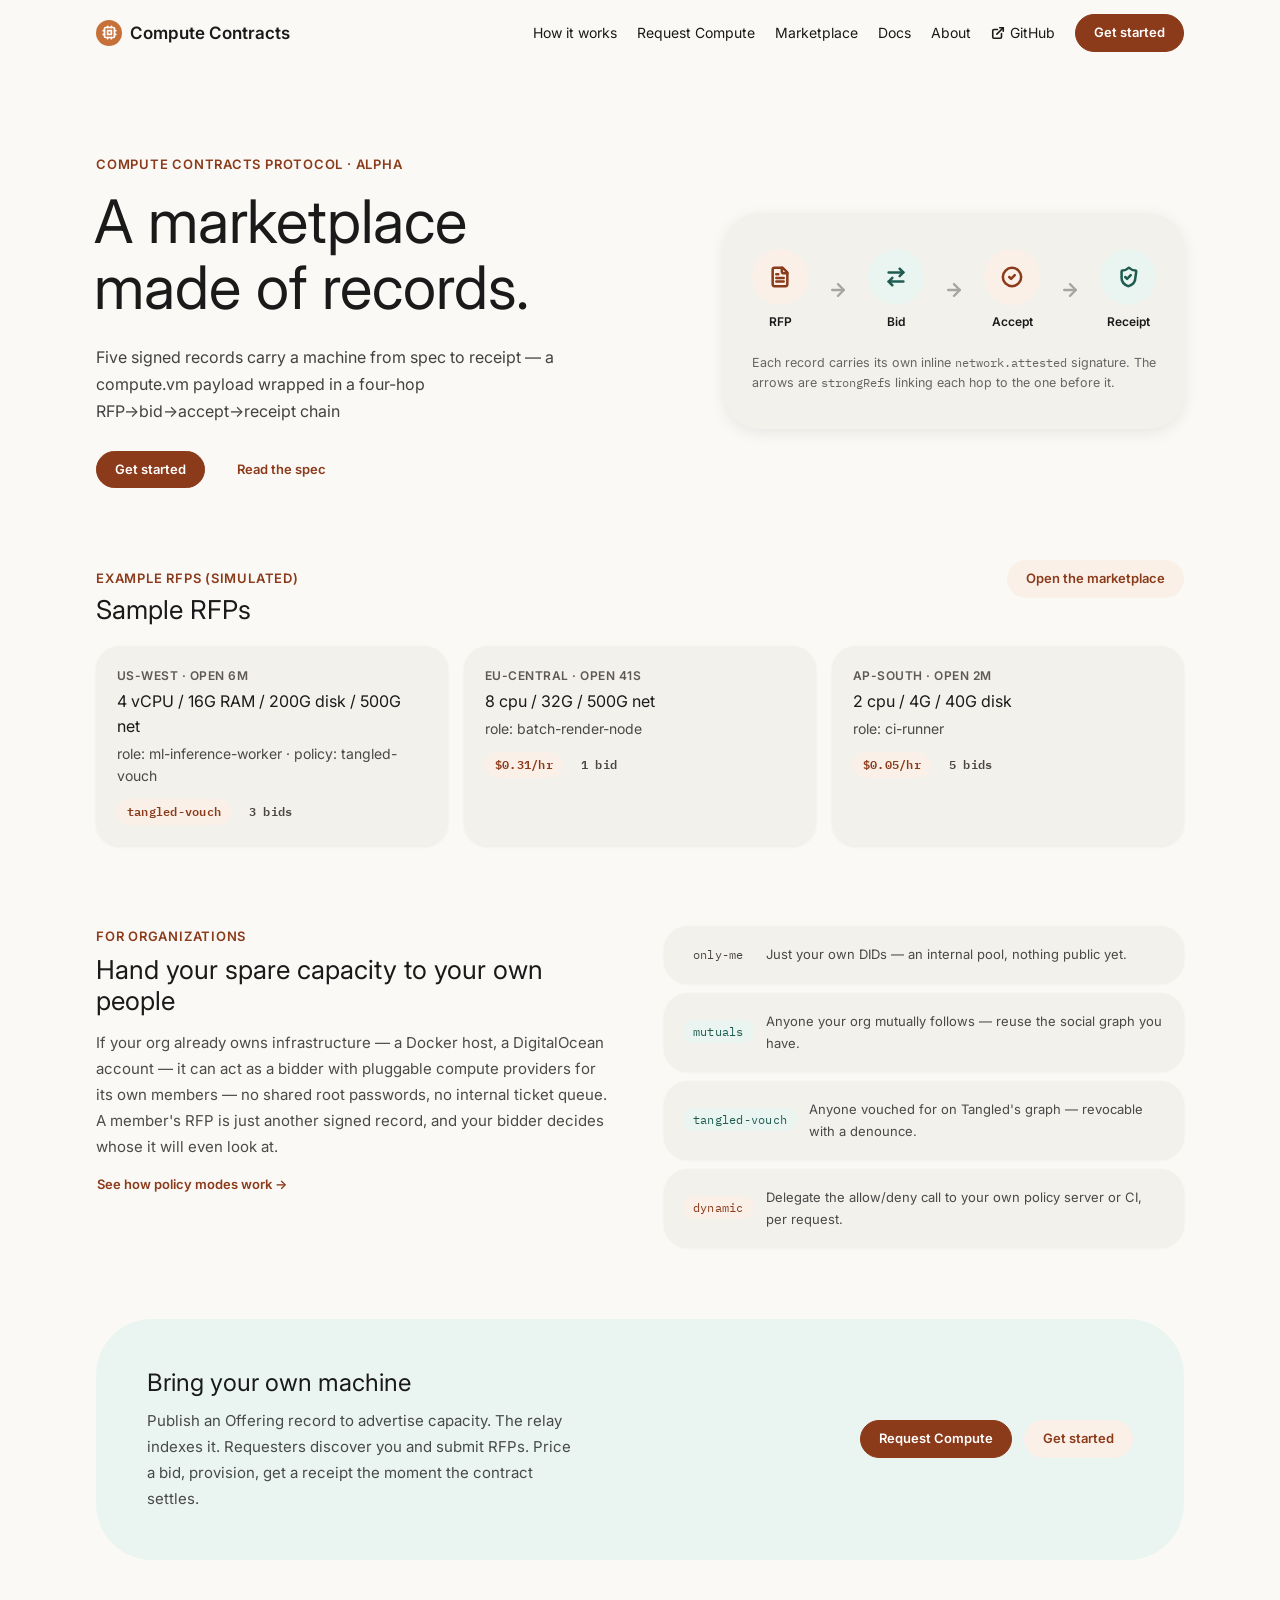
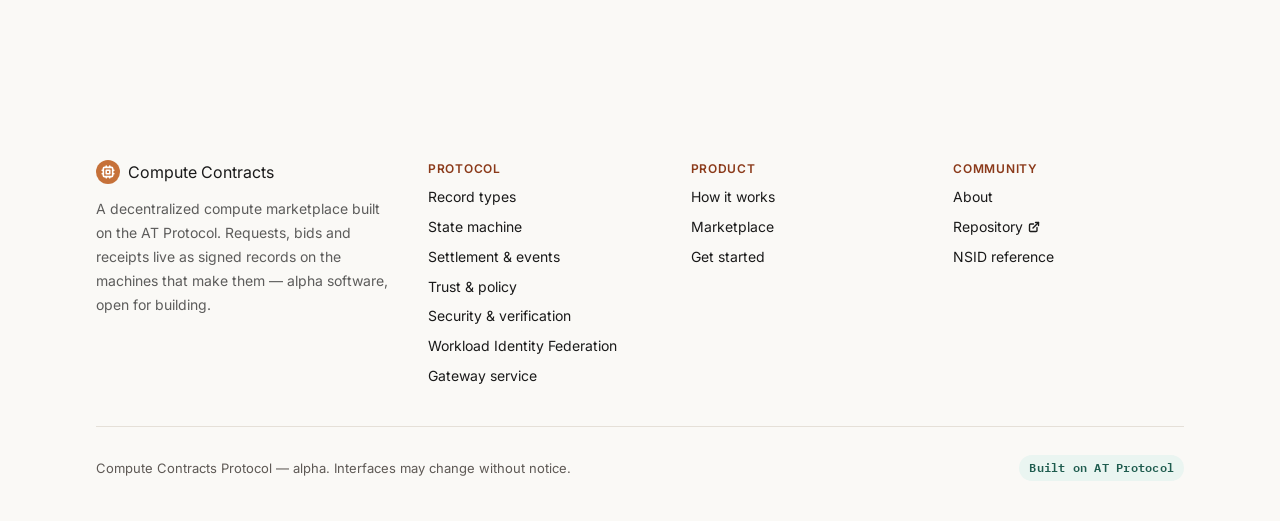
<file: index.html>
<!DOCTYPE html>
<html lang="en">
<head>
  <meta charset="utf-8">
  <meta name="viewport" content="width=device-width, initial-scale=1">
  <meta name="description" content="Compute Contracts Protocol — a marketplace made of records. Four signed hops, one verifiable contract.">
  <link rel="preconnect" href="https://fonts.googleapis.com">
  <link href="https://fonts.googleapis.com/css2?family=Inter:wght@400;500;600;700;800&family=IBM+Plex+Mono:wght@400;500;600&display=swap" rel="stylesheet">
  <link rel="stylesheet" href="styles.css">
  <title>Compute Contracts Protocol</title>
  <style>
    body { overflow-x: clip; }
  </style>
</head>
<body>
  <swc-nav current="home"></swc-nav>

  <main class="swc-content" style="position:relative;">

    <!-- Hero -->
    <section class="hero">
      <div>
        <span class="hero__kicker">Compute Contracts Protocol · alpha</span>
        <h1 class="hero__title">
          <span style="display:block;">A marketplace</span><span style="display:block;">made of records.</span>
        </h1>
        <p class="hero__subtitle">
          Five signed records carry a machine from spec to receipt — a compute.vm payload wrapped in a four-hop RFP→bid→accept→receipt chain
        </p>
        <div class="hero__actions">
          <a href="get-started.html" class="btn btn-primary">Get started</a>
          <a href="docs.html" class="btn btn-ghost">Read the spec</a>
        </div>
      </div>
      <!-- Flow diagram -->
      <div class="flow-diagram">
        <div class="flow-diagram__steps">
          <div class="flow-diagram__step">
            <div class="flow-diagram__circle">
              <svg width="22" height="22" viewBox="0 0 24 24" fill="none" stroke="var(--color-accent-700)" stroke-width="2.75" stroke-linecap="round" stroke-linejoin="round"><path d="M15 2H6a2 2 0 0 0-2 2v16a2 2 0 0 0 2 2h12a2 2 0 0 0 2-2V7z"/><path d="M14 2v4a2 2 0 0 0 2 2h4"/><path d="M10 9H8"/><path d="M16 13H8"/><path d="M16 17H8"/></svg>
            </div>
            <span class="flow-diagram__label">RFP</span>
          </div>
          <span class="flow-diagram__arrow"><svg width="20" height="20" viewBox="0 0 24 24" fill="none" stroke="currentColor" stroke-width="2.75" stroke-linecap="round" stroke-linejoin="round"><path d="M5 12h14"/><path d="m12 5 7 7-7 7"/></svg></span>
          <div class="flow-diagram__step">
            <div class="flow-diagram__circle flow-diagram__circle--echo">
              <svg width="22" height="22" viewBox="0 0 24 24" fill="none" stroke="var(--color-accent-2-700)" stroke-width="2.75" stroke-linecap="round" stroke-linejoin="round"><path d="m16 3 4 4-4 4"/><path d="M20 7H4"/><path d="m8 21-4-4 4-4"/><path d="M4 17h16"/></svg>
            </div>
            <span class="flow-diagram__label">Bid</span>
          </div>
          <span class="flow-diagram__arrow"><svg width="20" height="20" viewBox="0 0 24 24" fill="none" stroke="currentColor" stroke-width="2.75" stroke-linecap="round" stroke-linejoin="round"><path d="M5 12h14"/><path d="m12 5 7 7-7 7"/></svg></span>
          <div class="flow-diagram__step">
            <div class="flow-diagram__circle">
              <svg width="22" height="22" viewBox="0 0 24 24" fill="none" stroke="var(--color-accent-700)" stroke-width="2.75" stroke-linecap="round" stroke-linejoin="round"><circle cx="12" cy="12" r="10"/><path d="m9 12 2 2 4-4"/></svg>
            </div>
            <span class="flow-diagram__label">Accept</span>
          </div>
          <span class="flow-diagram__arrow"><svg width="20" height="20" viewBox="0 0 24 24" fill="none" stroke="currentColor" stroke-width="2.75" stroke-linecap="round" stroke-linejoin="round"><path d="M5 12h14"/><path d="m12 5 7 7-7 7"/></svg></span>
          <div class="flow-diagram__step">
            <div class="flow-diagram__circle flow-diagram__circle--echo">
              <svg width="22" height="22" viewBox="0 0 24 24" fill="none" stroke="var(--color-accent-2-700)" stroke-width="2.75" stroke-linecap="round" stroke-linejoin="round"><path d="M20 13c0 5-3.5 7.5-7.35 8.95a1 1 0 0 1-.6-.01C8.5 20.5 5 18 5 13V6a1 1 0 0 1 1-1c2 0 4.5-1.2 6.24-2.72a1.17 1.17 0 0 1 1.52 0C15.51 3.81 18 5 20 5a1 1 0 0 1 1 1z"/><path d="m9 12 2 2 4-4"/></svg>
            </div>
            <span class="flow-diagram__label">Receipt</span>
          </div>
        </div>
        <p class="flow-diagram__footnote">Each record carries its own inline <code style="font:12px var(--font-mono);">network.attested</code> signature. The arrows are <code style="font:12px var(--font-mono);">strongRef</code>s linking each hop to the one before it.</p>
      </div>
    </section>

    <!-- Open RFPs -->
    <section style="padding:16px 0 56px;">
      <div style="display:flex;justify-content:space-between;align-items:baseline;margin-bottom:20px;flex-wrap:wrap;gap:10px;">
        <div>
          <span class="hero__kicker" style="margin-bottom:6px;">Example RFPs (simulated)</span>
          <h2 style="font-family:var(--font-heading);font-weight:400;font-size:26px;margin:0;">Sample RFPs</h2>
        </div>
        <a href="marketplace.html" class="btn btn-secondary">Open the marketplace</a>
      </div>
      <div class="feature-grid">
        <div class="card elev-sm"><div class="card-kicker">us-west · open 6m</div><div class="card-title">4 vCPU / 16G RAM / 200G disk / 500G net</div><p class="card-body">role: ml-inference-worker · policy: tangled-vouch</p><div class="card-meta"><span class="tag tag-accent">tangled-vouch</span><span class="tag tag-neutral">3 bids</span></div></div>
        <div class="card elev-sm"><div class="card-kicker">eu-central · open 41s</div><div class="card-title">8 cpu / 32G / 500G net</div><p class="card-body">role: batch-render-node</p><div class="card-meta"><span class="tag tag-accent">$0.31/hr</span><span class="tag tag-neutral">1 bid</span></div></div>
        <div class="card elev-sm"><div class="card-kicker">ap-south · open 2m</div><div class="card-title">2 cpu / 4G / 40G disk</div><p class="card-body">role: ci-runner</p><div class="card-meta"><span class="tag tag-accent">$0.05/hr</span><span class="tag tag-neutral">5 bids</span></div></div>
      </div>
    </section>

    <!-- For organizations -->
    <section style="padding:24px 0 64px;">
      <div class="two-col">
        <div>
          <span class="hero__kicker" style="margin-bottom:8px;">For organizations</span>
          <h2 style="font-family:var(--font-heading);font-weight:400;font-size:26px;margin:0;">Hand your spare capacity to your own people</h2>
          <p style="font-size:15px;line-height:26px;margin:14px 0 0;color:color-mix(in srgb, var(--color-text) 78%, transparent);">If your org already owns infrastructure — a Docker host, a DigitalOcean account — it can act as a bidder with pluggable compute providers for its own members — no shared root passwords, no internal ticket queue. A member's RFP is just another signed record, and your bidder decides whose it will even look at.</p>
          <a href="trust.html" class="btn btn-ghost" style="padding-left:0;margin-top:6px;">See how policy modes work →</a>
        </div>
        <div style="display:flex;flex-direction:column;gap:10px;">
          <div class="card elev-sm" style="padding:16px 18px;display:flex;align-items:center;gap:12px;"><span class="tag tag-neutral" style="font:12px var(--font-mono);">only-me</span><p class="card-body" style="font-size:13px;margin:0;">Just your own DIDs — an internal pool, nothing public yet.</p></div>
          <div class="card elev-sm" style="padding:16px 18px;display:flex;align-items:center;gap:12px;"><span class="tag tag-accent-2" style="font:12px var(--font-mono);">mutuals</span><p class="card-body" style="font-size:13px;margin:0;">Anyone your org mutually follows — reuse the social graph you have.</p></div>
          <div class="card elev-sm" style="padding:16px 18px;display:flex;align-items:center;gap:12px;"><span class="tag tag-accent-2" style="font:12px var(--font-mono);">tangled-vouch</span><p class="card-body" style="font-size:13px;margin:0;">Anyone vouched for on Tangled's graph — revocable with a denounce.</p></div>
          <div class="card elev-sm" style="padding:16px 18px;display:flex;align-items:center;gap:12px;"><span class="tag tag-accent" style="font:12px var(--font-mono);">dynamic</span><p class="card-body" style="font-size:13px;margin:0;">Delegate the allow/deny call to your own policy server or CI, per request.</p></div>
        </div>
      </div>
    </section>

    <!-- CTA -->
    <section style="padding:8px 0 56px;">
      <div class="cta-banner">
        <div class="cta-banner__text">
          <h3>Bring your own machine</h3>
          <p>Publish an Offering record to advertise capacity. The relay indexes it. Requesters discover you and submit RFPs. Price a bid, provision, get a receipt the moment the contract settles.</p>
        </div>
        <div class="cta-banner__actions">
          <a href="request-compute.html" class="btn btn-primary">Request Compute</a>
          <a href="get-started.html" class="btn btn-secondary">Get started</a>
        </div>
      </div>
    </section>

  </main>

  <swc-footer></swc-footer>

  <script type="module" src="components/swc-nav.js"></script>
  <script type="module" src="components/swc-footer.js"></script>
</body>
</html>
</file>
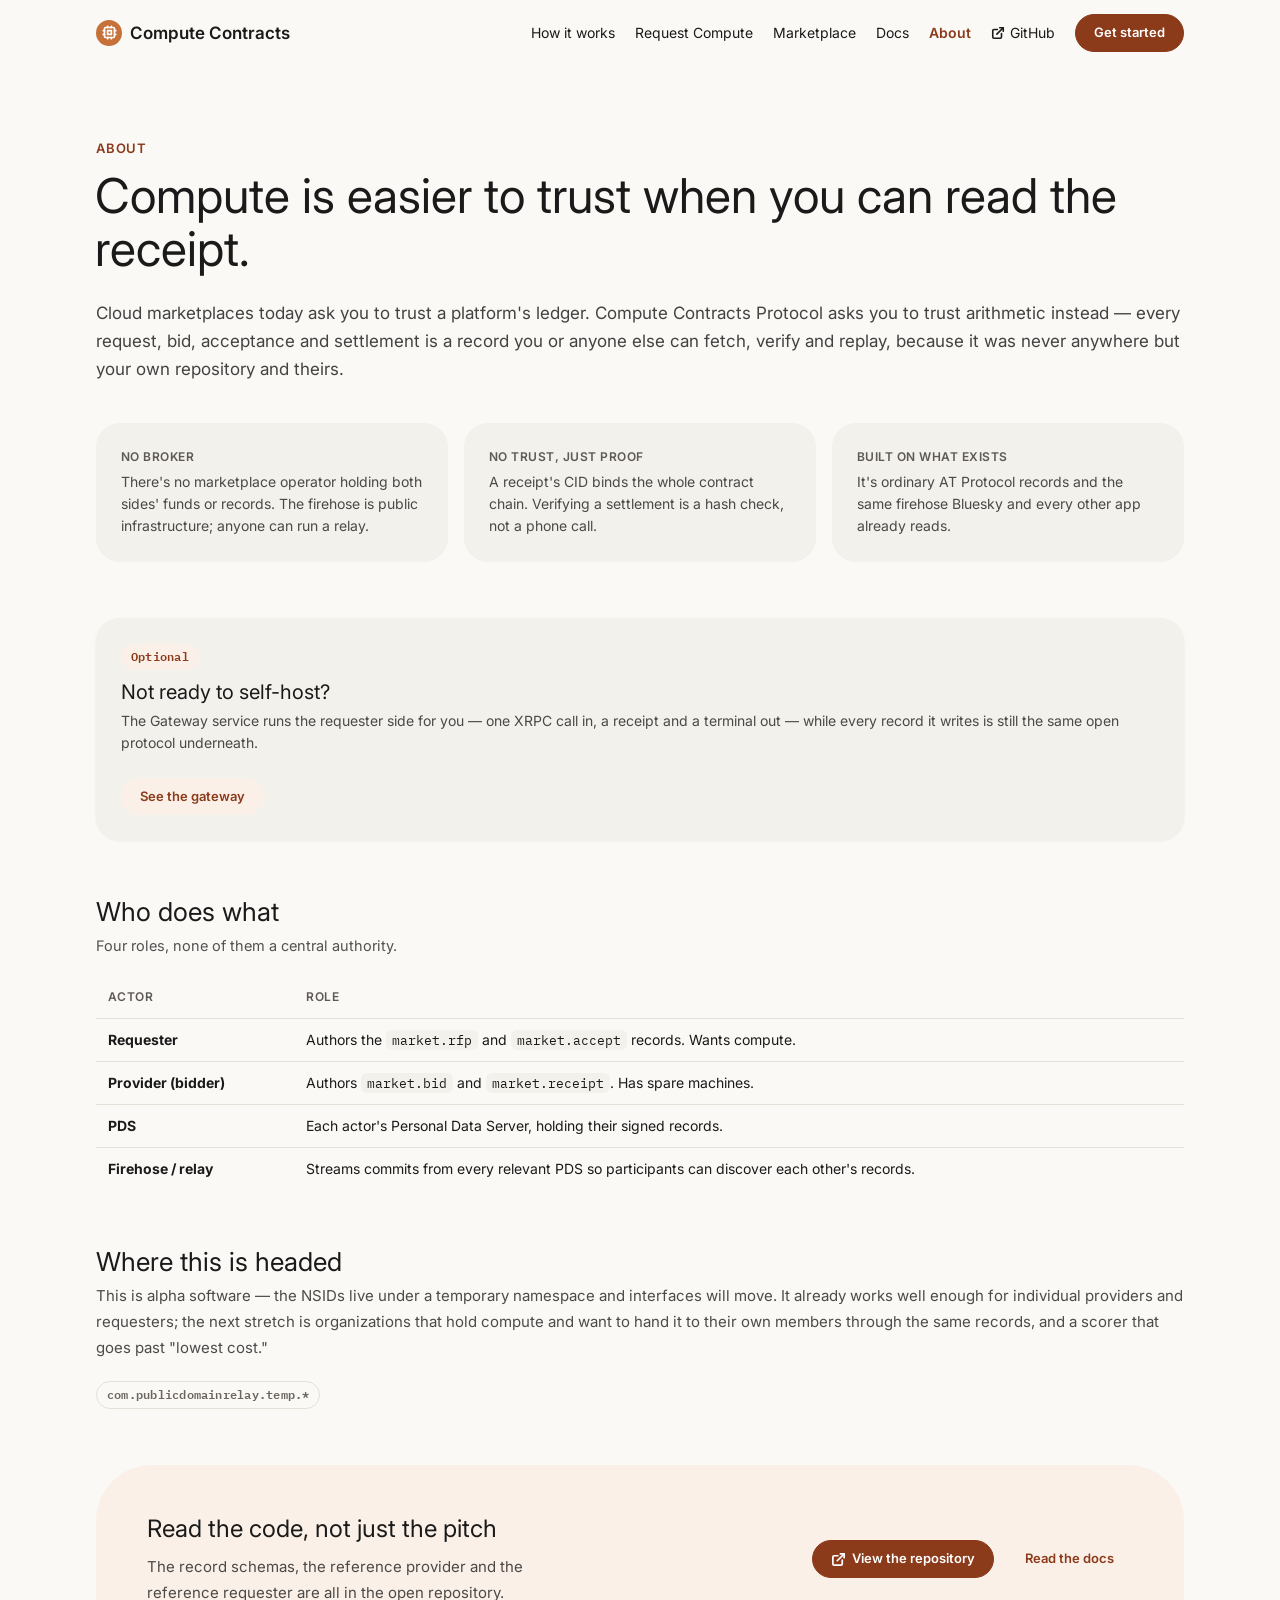
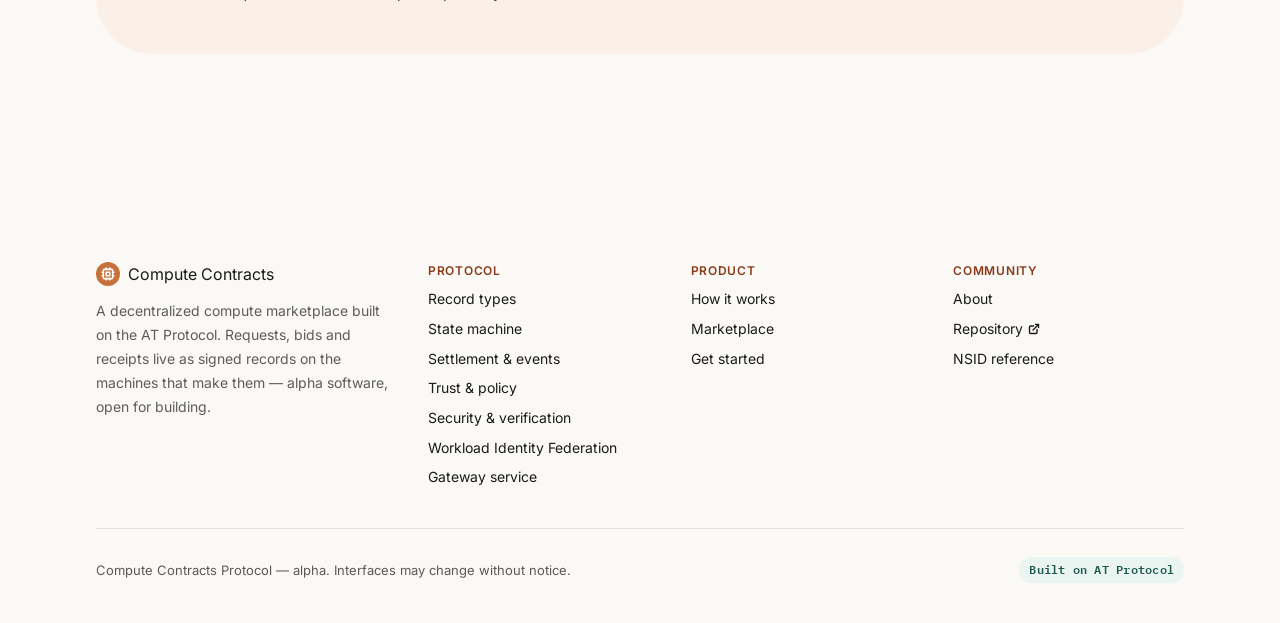
<file: about.html>
<!DOCTYPE html>
<html lang="en">
<head>
  <meta charset="utf-8">
  <meta name="viewport" content="width=device-width, initial-scale=1">
  <meta name="description" content="About Compute Contracts Protocol — decentralized compute marketplace built on AT Protocol">
  <link rel="preconnect" href="https://fonts.googleapis.com">
  <link href="https://fonts.googleapis.com/css2?family=Inter:wght@400;500;600;700;800&family=IBM+Plex+Mono:wght@400;500;600&display=swap" rel="stylesheet">
  <link rel="stylesheet" href="styles.css">
  <title>About — Compute Contracts Protocol</title>
</head>
<body>
  <swc-nav current="about"></swc-nav>

  <main class="swc-content">

    <section style="padding:72px 0 40px;">
      <span style="display:block;font-size:13px;letter-spacing:0.06em;text-transform:uppercase;font-weight:600;color:var(--color-accent-700);margin:0 0 12px;">About</span>
      <h1 style="margin-left:-0.028em;">Compute is easier to trust when you can read the receipt.</h1>
      <p style="font-size:17px;line-height:28px;margin:24px 0 0;color:color-mix(in srgb, var(--color-text) 82%, transparent);">Cloud marketplaces today ask you to trust a platform's ledger. Compute Contracts Protocol asks you to trust arithmetic instead — every request, bid, acceptance and settlement is a record you or anyone else can fetch, verify and replay, because it was never anywhere but your own repository and theirs.</p>
    </section>

    <section style="padding-bottom:56px;">
      <div class="feature-grid">
        <div class="card" style="padding:24px;"><div class="card-kicker">No broker</div><p class="card-body" style="font-size:14px;">There's no marketplace operator holding both sides' funds or records. The firehose is public infrastructure; anyone can run a relay.</p></div>
        <div class="card" style="padding:24px;"><div class="card-kicker">No trust, just proof</div><p class="card-body" style="font-size:14px;">A receipt's CID binds the whole contract chain. Verifying a settlement is a hash check, not a phone call.</p></div>
        <div class="card" style="padding:24px;"><div class="card-kicker">Built on what exists</div><p class="card-body" style="font-size:14px;">It's ordinary AT Protocol records and the same firehose Bluesky and every other app already reads.</p></div>
      </div>
    </section>

    <section style="padding-bottom:56px;">
      <div class="card elev-sm" style="padding:24px;display:flex;justify-content:space-between;align-items:center;gap:24px;flex-wrap:wrap;">
        <div>
          <span class="tag tag-accent">Optional</span>
          <h2 style="font-family:var(--font-heading);font-weight:400;font-size:20px;margin:10px 0 0;">Not ready to self-host?</h2>
          <p class="card-body" style="font-size:14px;margin-top:6px;">The Gateway service runs the requester side for you — one XRPC call in, a receipt and a terminal out — while every record it writes is still the same open protocol underneath.</p>
        </div>
        <a href="gateway.html" class="btn btn-secondary">See the gateway</a>
      </div>
    </section>

    <section style="padding-bottom:56px;">
      <h2 style="font-family:var(--font-heading);font-weight:400;font-size:26px;margin:0 0 6px;">Who does what</h2>
      <p style="font-size:14.5px;line-height:24px;margin:0 0 20px;color:color-mix(in srgb, var(--color-text) 75%, transparent);">Four roles, none of them a central authority.</p>
      <table class="table">
        <thead><tr><th>Actor</th><th>Role</th></tr></thead>
        <tbody>
          <tr><td><strong>Requester</strong></td><td>Authors the <code class="inline-code">market.rfp</code> and <code class="inline-code">market.accept</code> records. Wants compute.</td></tr>
          <tr><td><strong>Provider (bidder)</strong></td><td>Authors <code class="inline-code">market.bid</code> and <code class="inline-code">market.receipt</code>. Has spare machines.</td></tr>
          <tr><td><strong>PDS</strong></td><td>Each actor's Personal Data Server, holding their signed records.</td></tr>
          <tr><td><strong>Firehose / relay</strong></td><td>Streams commits from every relevant PDS so participants can discover each other's records.</td></tr>
        </tbody>
      </table>
    </section>

    <section style="padding-bottom:56px;">
      <h2 style="font-family:var(--font-heading);font-weight:400;font-size:26px;margin:0 0 6px;">Where this is headed</h2>
      <p style="font-size:15px;line-height:26px;margin:0 0 20px;color:color-mix(in srgb, var(--color-text) 78%, transparent);">This is alpha software — the NSIDs live under a temporary namespace and interfaces will move. It already works well enough for individual providers and requesters; the next stretch is organizations that hold compute and want to hand it to their own members through the same records, and a scorer that goes past "lowest cost."</p>
      <span class="tag tag-outline">com.publicdomainrelay.temp.*</span>
    </section>

    <section style="padding-bottom:64px;">
      <div class="cta-banner cta-banner--accent">
        <div class="cta-banner__text">
          <h3>Read the code, not just the pitch</h3>
          <p>The record schemas, the reference provider and the reference requester are all in the open repository.</p>
        </div>
        <div class="cta-banner__actions">
          <a href="https://github.com/publicdomainrelay/org-root-dispatcher-typescript" target="_blank" rel="noopener" class="btn btn-primary" style="display:flex;align-items:center;gap:6px;">
            <svg width="15" height="15" viewBox="0 0 24 24" fill="none" stroke="currentColor" stroke-width="2.75" stroke-linecap="round" stroke-linejoin="round"><path d="M15 3h6v6"/><path d="M10 14 21 3"/><path d="M18 13v6a2 2 0 0 1-2 2H5a2 2 0 0 1-2-2V8a2 2 0 0 1 2-2h6"/></svg>
            View the repository
          </a>
          <a href="docs.html" class="btn btn-secondary">Read the docs</a>
        </div>
      </div>
    </section>

  </main>

  <swc-footer></swc-footer>

  <script type="module" src="components/swc-nav.js"></script>
  <script type="module" src="components/swc-footer.js"></script>
</body>
</html>
</file>
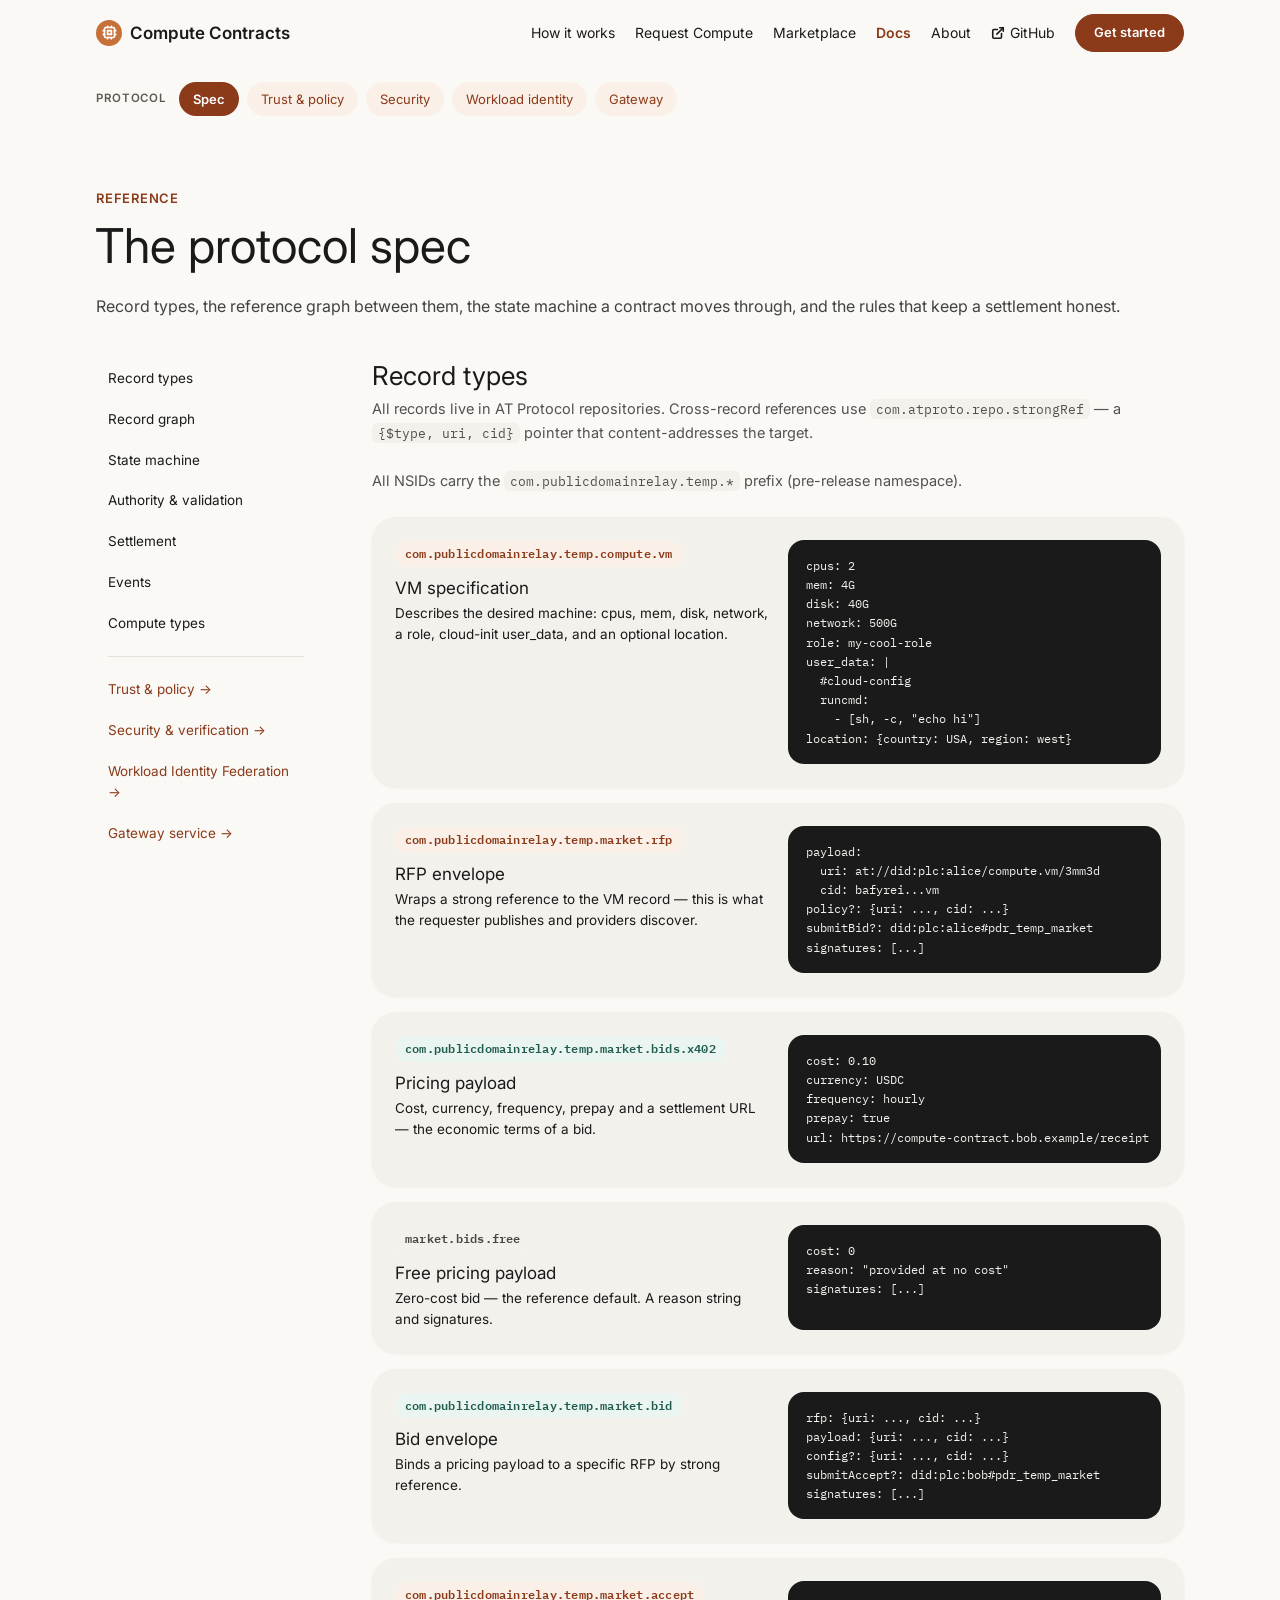
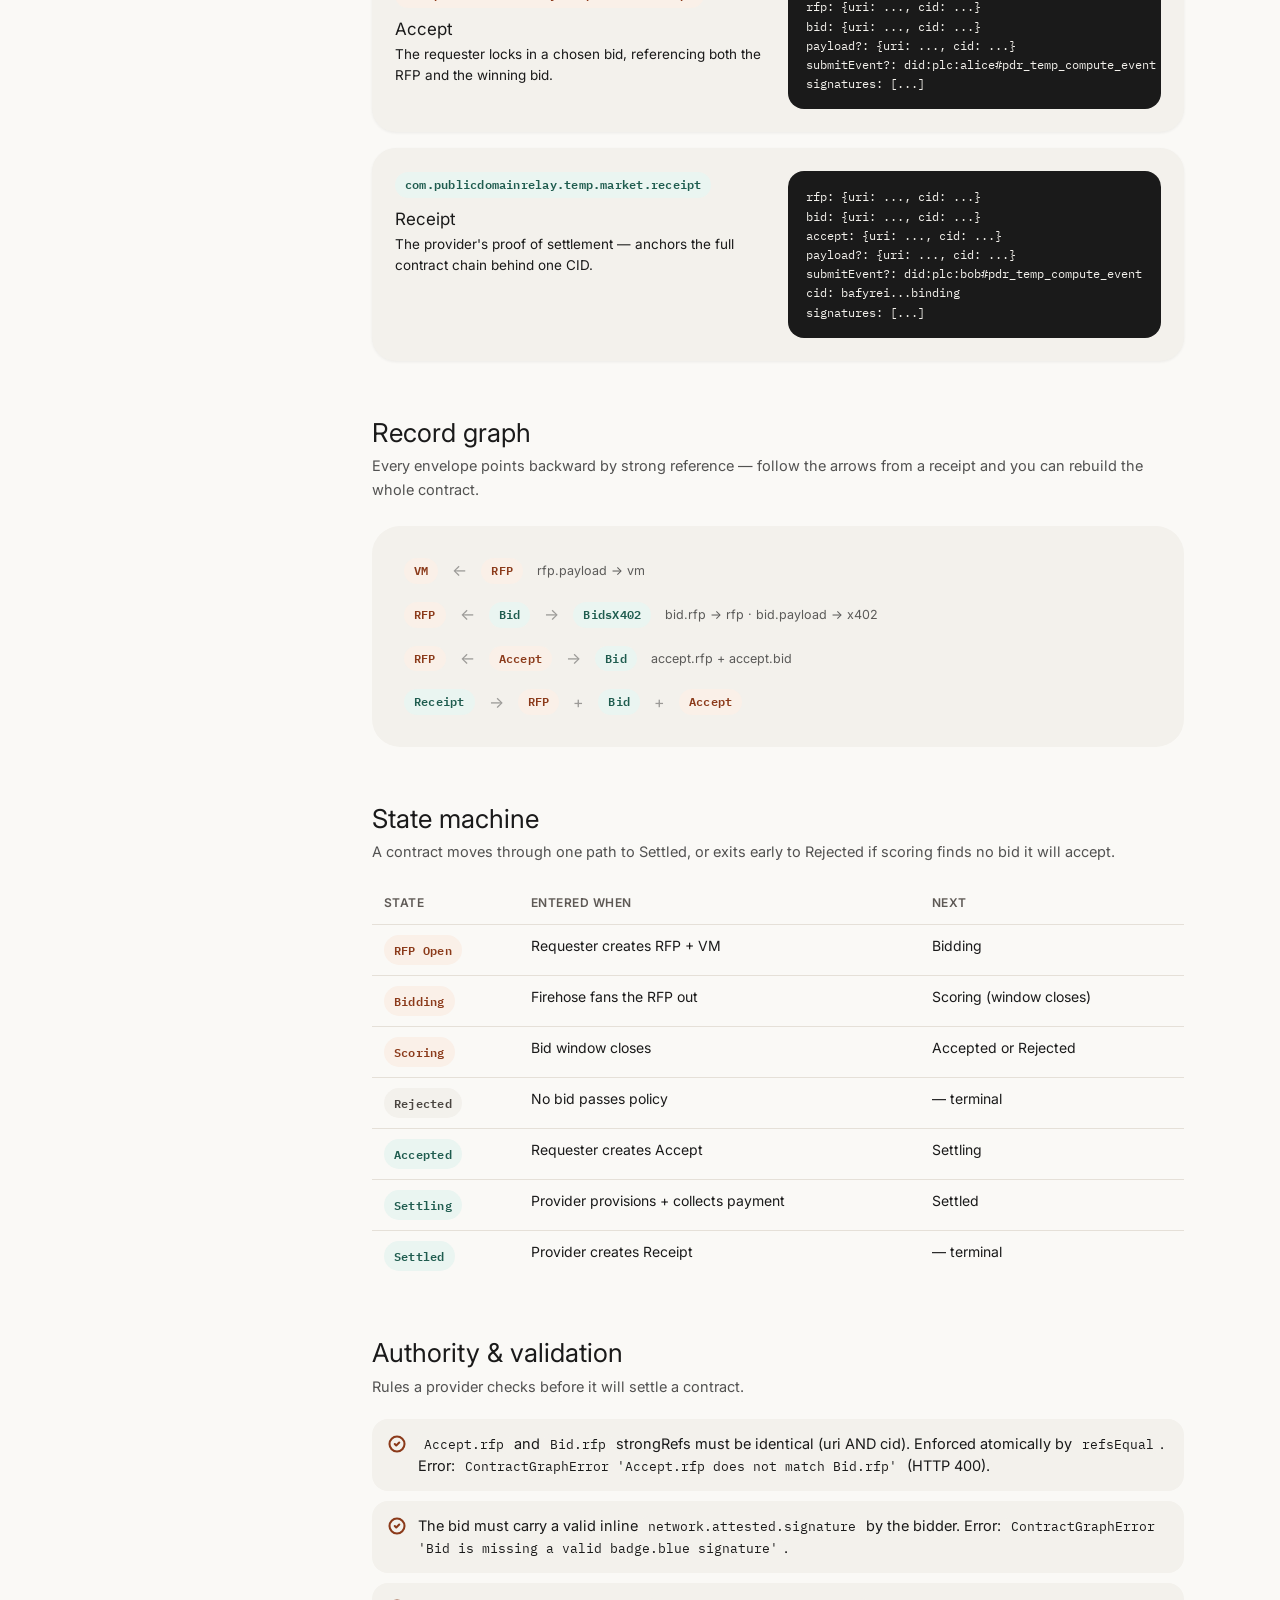
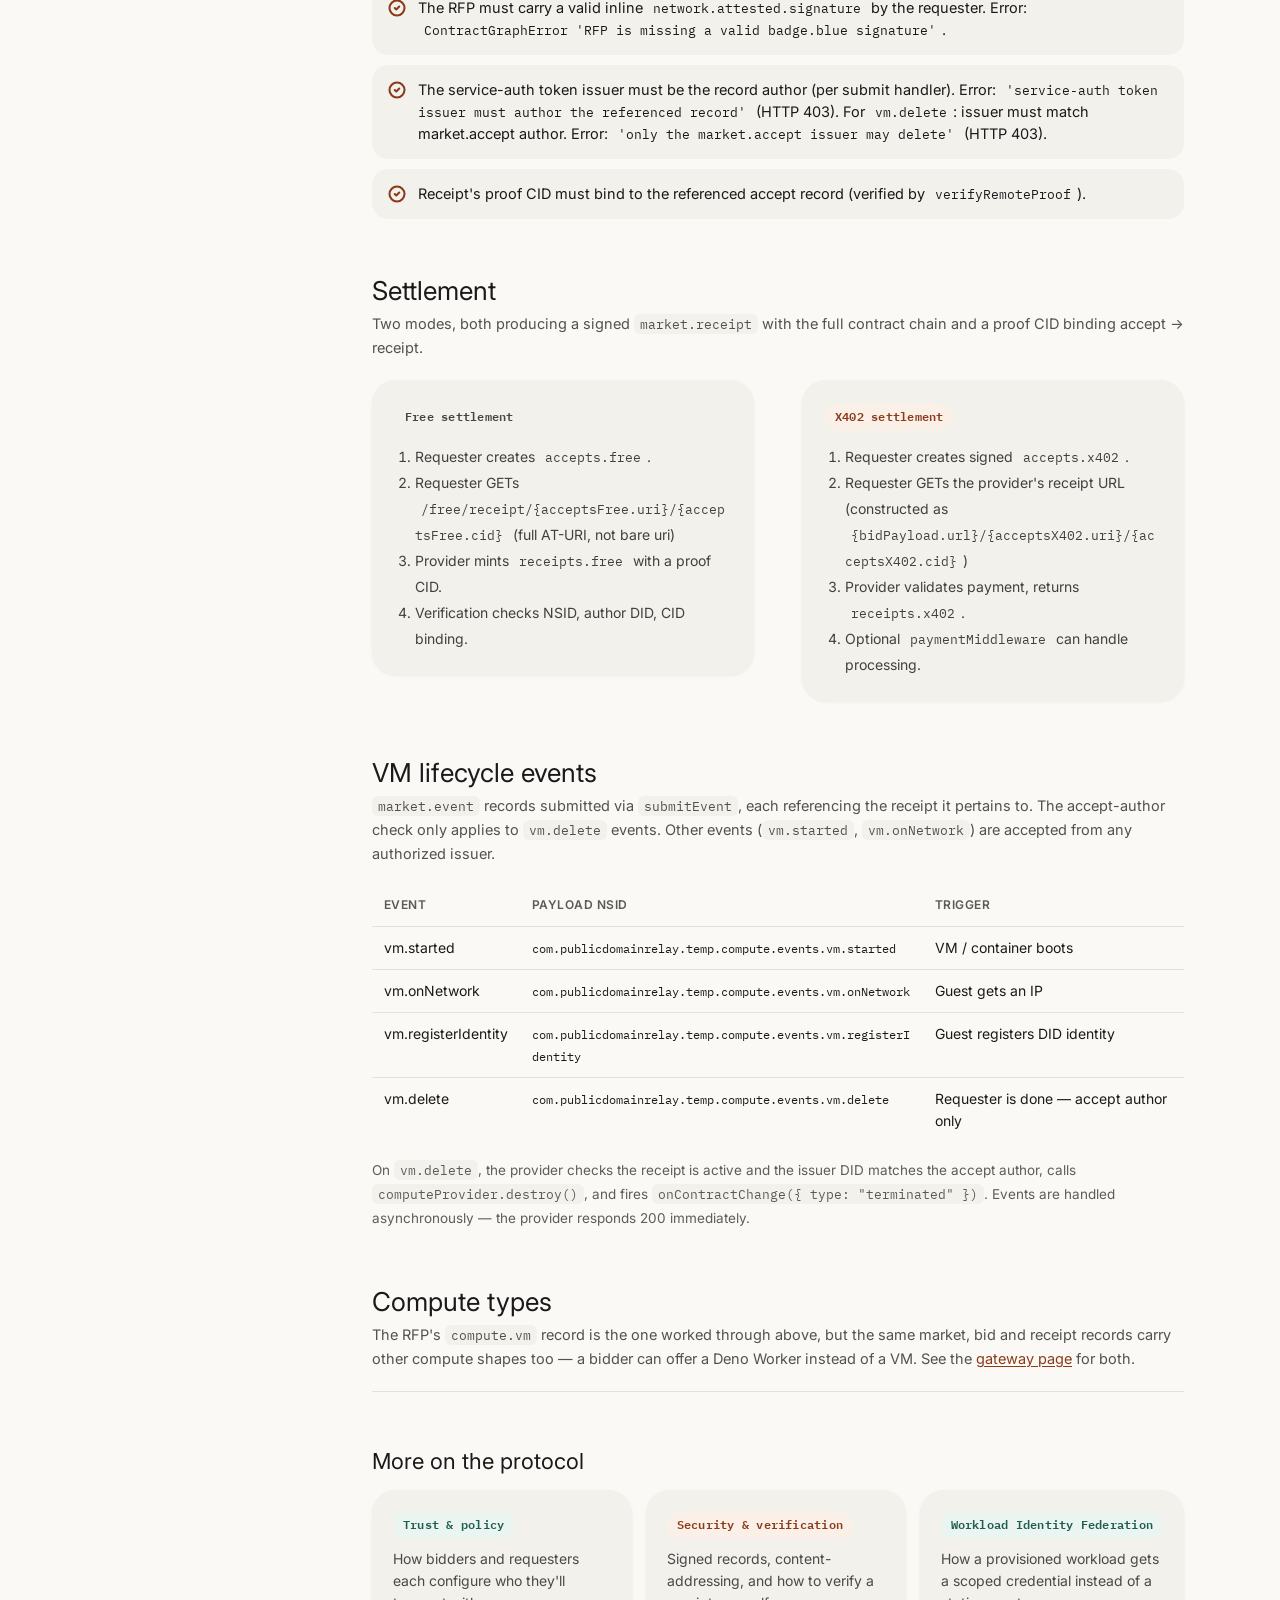
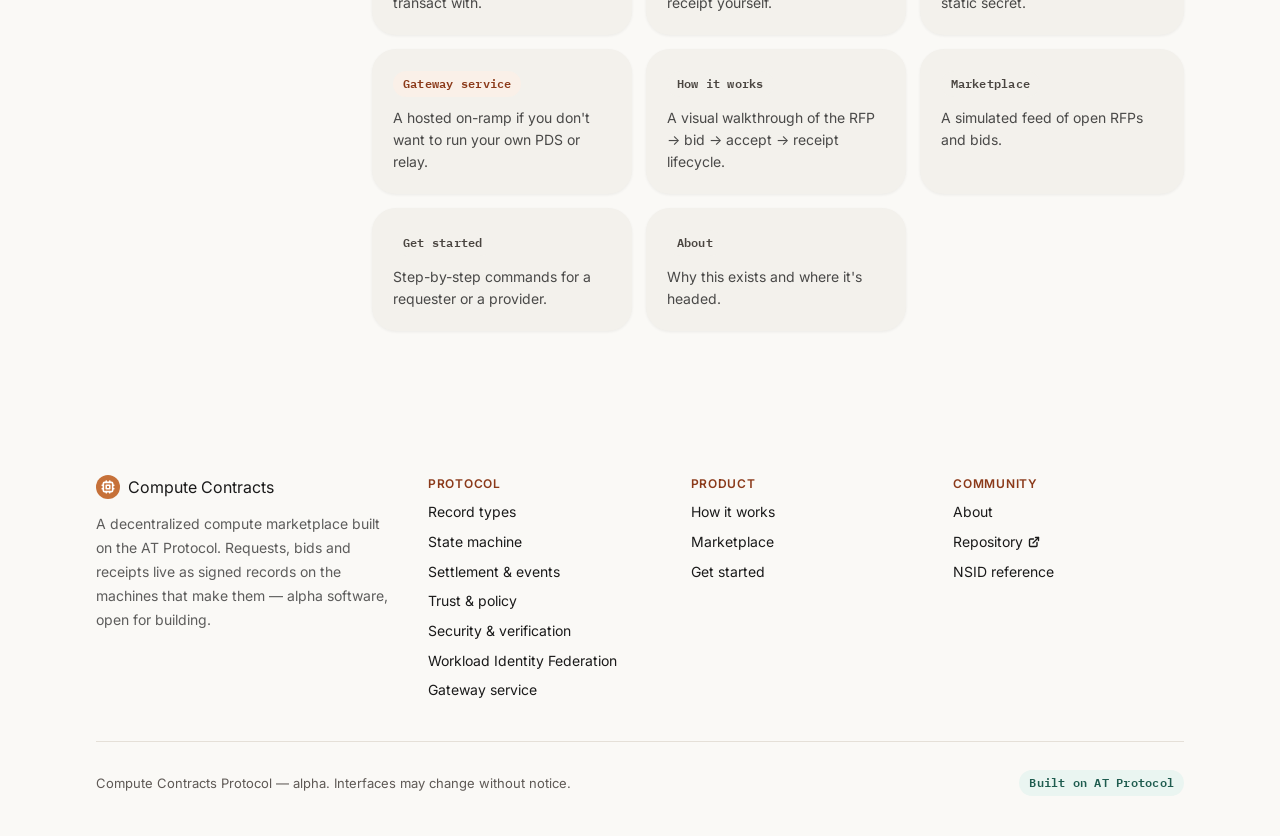
<file: docs.html>
<!DOCTYPE html>
<html lang="en">
<head>
  <meta charset="utf-8">
  <meta name="viewport" content="width=device-width, initial-scale=1">
  <meta name="description" content="Protocol spec — record types, state machine, authority rules, and settlement">
  <link rel="preconnect" href="https://fonts.googleapis.com">
  <link href="https://fonts.googleapis.com/css2?family=Inter:wght@400;500;600;700;800&family=IBM+Plex+Mono:wght@400;500;600&display=swap" rel="stylesheet">
  <link rel="stylesheet" href="styles.css">
  <title>Protocol Spec — Compute Contracts Protocol</title>
</head>
<body>
  <swc-nav current="docs"></swc-nav>
  <swc-docs-subnav current="spec"></swc-docs-subnav>

  <main class="swc-content">

    <section style="padding:72px 0 40px;">
      <span style="display:block;font-size:13px;letter-spacing:0.06em;text-transform:uppercase;font-weight:600;color:var(--color-accent-700);margin:0 0 12px;">Reference</span>
      <h1 style="margin-left:-0.028em;">The protocol spec</h1>
      <p style="font-size:16px;line-height:27px;margin:20px 0 0;color:color-mix(in srgb, var(--color-text) 82%, transparent);">Record types, the reference graph between them, the state machine a contract moves through, and the rules that keep a settlement honest.</p>
    </section>

    <div class="two-col--docs">

      <nav style="position:sticky;top:88px;display:flex;flex-direction:column;gap:4px;padding-bottom:40px;">
        <a href="#record-types" style="font-size:13.5px;padding:8px 12px;border-radius:var(--radius-full);color:inherit;text-decoration:none;">Record types</a>
        <a href="#record-graph" style="font-size:13.5px;padding:8px 12px;border-radius:var(--radius-full);color:inherit;text-decoration:none;">Record graph</a>
        <a href="#state-machine" style="font-size:13.5px;padding:8px 12px;border-radius:var(--radius-full);color:inherit;text-decoration:none;">State machine</a>
        <a href="#authority" style="font-size:13.5px;padding:8px 12px;border-radius:var(--radius-full);color:inherit;text-decoration:none;">Authority &amp; validation</a>
        <a href="#settlement" style="font-size:13.5px;padding:8px 12px;border-radius:var(--radius-full);color:inherit;text-decoration:none;">Settlement</a>
        <a href="#events" style="font-size:13.5px;padding:8px 12px;border-radius:var(--radius-full);color:inherit;text-decoration:none;">Events</a>
        <a href="#compute-types" style="font-size:13.5px;padding:8px 12px;border-radius:var(--radius-full);color:inherit;text-decoration:none;">Compute types</a>
        <div style="height:1px;background:var(--color-divider);margin:10px 12px;"></div>
        <a href="trust.html" style="font-size:13.5px;padding:8px 12px;border-radius:var(--radius-full);color:var(--color-accent-700);text-decoration:none;">Trust &amp; policy →</a>
        <a href="security.html" style="font-size:13.5px;padding:8px 12px;border-radius:var(--radius-full);color:var(--color-accent-700);text-decoration:none;">Security &amp; verification →</a>
        <a href="workload-identity.html" style="font-size:13.5px;padding:8px 12px;border-radius:var(--radius-full);color:var(--color-accent-700);text-decoration:none;">Workload Identity Federation →</a>
        <a href="gateway.html" style="font-size:13.5px;padding:8px 12px;border-radius:var(--radius-full);color:var(--color-accent-700);text-decoration:none;">Gateway service →</a>
      </nav>

      <div>

        <section id="record-types" style="padding-bottom:56px;scroll-margin-top:88px;">
          <h2 style="font-family:var(--font-heading);font-weight:400;font-size:26px;margin:0 0 6px;">Record types</h2>
          <p style="font-size:14.5px;line-height:24px;margin:0 0 24px;color:color-mix(in srgb, var(--color-text) 75%, transparent);">All records live in AT Protocol repositories. Cross-record references use <code class="inline-code">com.atproto.repo.strongRef</code> — a <code class="inline-code">{$type, uri, cid}</code> pointer that content-addresses the target.</p>
          <p style="font-size:14.5px;line-height:24px;margin:0 0 24px;color:color-mix(in srgb, var(--color-text) 75%, transparent);">All NSIDs carry the <code class="inline-code">com.publicdomainrelay.temp.*</code> prefix (pre-release namespace).</p>

          <div style="display:flex;flex-direction:column;gap:16px;">
            <div class="card elev-sm record-card">
              <div class="record-card__desc"><span class="tag tag-accent">com.publicdomainrelay.temp.compute.vm</span><h3>VM specification</h3><p style="font-size:13.5px;">Describes the desired machine: cpus, mem, disk, network, a role, cloud-init user_data, and an optional location.</p></div>
              <pre class="record-card__code"><code>cpus: 2
mem: 4G
disk: 40G
network: 500G
role: my-cool-role
user_data: |
  #cloud-config
  runcmd:
    - [sh, -c, "echo hi"]
location: {country: USA, region: west}</code></pre>
            </div>

            <div class="card elev-sm record-card">
              <div class="record-card__desc"><span class="tag tag-accent">com.publicdomainrelay.temp.market.rfp</span><h3>RFP envelope</h3><p style="font-size:13.5px;">Wraps a strong reference to the VM record — this is what the requester publishes and providers discover.</p></div>
              <pre class="record-card__code"><code>payload:
  uri: at://did:plc:alice/compute.vm/3mm3d
  cid: bafyrei...vm
policy?: {uri: ..., cid: ...}
submitBid?: did:plc:alice#pdr_temp_market
signatures: [...]</code></pre>
            </div>

            <div class="card elev-sm record-card">
              <div class="record-card__desc"><span class="tag tag-accent-2">com.publicdomainrelay.temp.market.bids.x402</span><h3>Pricing payload</h3><p style="font-size:13.5px;">Cost, currency, frequency, prepay and a settlement URL — the economic terms of a bid.</p></div>
              <pre class="record-card__code"><code>cost: 0.10
currency: USDC
frequency: hourly
prepay: true
url: https://compute-contract.bob.example/receipt</code></pre>
            </div>

            <div class="card elev-sm record-card">
              <div class="record-card__desc"><span class="tag tag-neutral">market.bids.free</span><h3>Free pricing payload</h3><p style="font-size:13.5px;">Zero-cost bid — the reference default. A reason string and signatures.</p></div>
              <pre class="record-card__code"><code>cost: 0
reason: "provided at no cost"
signatures: [...]</code></pre>
            </div>

            <div class="card elev-sm record-card">
              <div class="record-card__desc"><span class="tag tag-accent-2">com.publicdomainrelay.temp.market.bid</span><h3>Bid envelope</h3><p style="font-size:13.5px;">Binds a pricing payload to a specific RFP by strong reference.</p></div>
              <pre class="record-card__code"><code>rfp: {uri: ..., cid: ...}
payload: {uri: ..., cid: ...}
config?: {uri: ..., cid: ...}
submitAccept?: did:plc:bob#pdr_temp_market
signatures: [...]</code></pre>
            </div>

            <div class="card elev-sm record-card">
              <div class="record-card__desc"><span class="tag tag-accent">com.publicdomainrelay.temp.market.accept</span><h3>Accept</h3><p style="font-size:13.5px;">The requester locks in a chosen bid, referencing both the RFP and the winning bid.</p></div>
              <pre class="record-card__code"><code>rfp: {uri: ..., cid: ...}
bid: {uri: ..., cid: ...}
payload?: {uri: ..., cid: ...}
submitEvent?: did:plc:alice#pdr_temp_compute_event
signatures: [...]</code></pre>
            </div>

            <div class="card elev-sm record-card">
              <div class="record-card__desc"><span class="tag tag-accent-2">com.publicdomainrelay.temp.market.receipt</span><h3>Receipt</h3><p style="font-size:13.5px;">The provider's proof of settlement — anchors the full contract chain behind one CID.</p></div>
              <pre class="record-card__code"><code>rfp: {uri: ..., cid: ...}
bid: {uri: ..., cid: ...}
accept: {uri: ..., cid: ...}
payload?: {uri: ..., cid: ...}
submitEvent?: did:plc:bob#pdr_temp_compute_event
cid: bafyrei...binding
signatures: [...]</code></pre>
            </div>
          </div>
        </section>

        <section id="record-graph" style="padding-bottom:56px;scroll-margin-top:88px;">
          <h2 style="font-family:var(--font-heading);font-weight:400;font-size:26px;margin:0 0 6px;">Record graph</h2>
          <p style="font-size:14.5px;line-height:24px;margin:0 0 24px;color:color-mix(in srgb, var(--color-text) 75%, transparent);">Every envelope points backward by strong reference — follow the arrows from a receipt and you can rebuild the whole contract.</p>
          <div style="background:var(--color-surface);border-radius:28px;padding:32px;display:flex;flex-direction:column;gap:18px;">
            <div class="graph-row"><span class="tag tag-accent">VM</span><span class="graph-arrow">←</span><span class="tag tag-accent">RFP</span><span class="graph-label">rfp.payload → vm</span></div>
            <div class="graph-row"><span class="tag tag-accent">RFP</span><span class="graph-arrow">←</span><span class="tag tag-accent-2">Bid</span><span class="graph-arrow">→</span><span class="tag tag-accent-2">BidsX402</span><span class="graph-label">bid.rfp → rfp · bid.payload → x402</span></div>
            <div class="graph-row"><span class="tag tag-accent">RFP</span><span class="graph-arrow">←</span><span class="tag tag-accent">Accept</span><span class="graph-arrow">→</span><span class="tag tag-accent-2">Bid</span><span class="graph-label">accept.rfp + accept.bid</span></div>
            <div class="graph-row"><span class="tag tag-accent-2">Receipt</span><span class="graph-arrow">→</span><span class="tag tag-accent">RFP</span><span class="graph-arrow">+</span><span class="tag tag-accent-2">Bid</span><span class="graph-arrow">+</span><span class="tag tag-accent">Accept</span></div>
          </div>
        </section>

        <section id="state-machine" style="padding-bottom:56px;scroll-margin-top:88px;">
          <h2 style="font-family:var(--font-heading);font-weight:400;font-size:26px;margin:0 0 6px;">State machine</h2>
          <p style="font-size:14.5px;line-height:24px;margin:0 0 20px;color:color-mix(in srgb, var(--color-text) 75%, transparent);">A contract moves through one path to Settled, or exits early to Rejected if scoring finds no bid it will accept.</p>
          <table class="table">
            <thead><tr><th>State</th><th>Entered when</th><th>Next</th></tr></thead>
            <tbody>
              <tr><td><span class="tag tag-accent">RFP Open</span></td><td>Requester creates RFP + VM</td><td>Bidding</td></tr>
              <tr><td><span class="tag tag-accent">Bidding</span></td><td>Firehose fans the RFP out</td><td>Scoring (window closes)</td></tr>
              <tr><td><span class="tag tag-accent">Scoring</span></td><td>Bid window closes</td><td>Accepted or Rejected</td></tr>
              <tr><td><span class="tag tag-neutral">Rejected</span></td><td>No bid passes policy</td><td>— terminal</td></tr>
              <tr><td><span class="tag tag-accent-2">Accepted</span></td><td>Requester creates Accept</td><td>Settling</td></tr>
              <tr><td><span class="tag tag-accent-2">Settling</span></td><td>Provider provisions + collects payment</td><td>Settled</td></tr>
              <tr><td><span class="tag tag-accent-2">Settled</span></td><td>Provider creates Receipt</td><td>— terminal</td></tr>
            </tbody>
          </table>
        </section>

        <section id="authority" style="padding-bottom:56px;scroll-margin-top:88px;">
          <h2 style="font-family:var(--font-heading);font-weight:400;font-size:26px;margin:0 0 6px;">Authority &amp; validation</h2>
          <p style="font-size:14.5px;line-height:24px;margin:0 0 20px;color:color-mix(in srgb, var(--color-text) 75%, transparent);">Rules a provider checks before it will settle a contract.</p>
          <ul class="authority-list">
            <li><svg width="18" height="18" viewBox="0 0 24 24" fill="none" stroke="var(--color-accent-700)" stroke-width="2.75" stroke-linecap="round" stroke-linejoin="round"><circle cx="12" cy="12" r="10"/><path d="m9 12 2 2 4-4"/></svg><span><code class="inline-code">Accept.rfp</code> and <code class="inline-code">Bid.rfp</code> strongRefs must be identical (uri AND cid). Enforced atomically by <code class="inline-code">refsEqual</code>. Error: <code class="inline-code">ContractGraphError 'Accept.rfp does not match Bid.rfp'</code> (HTTP 400).</span></li>
            <li><svg width="18" height="18" viewBox="0 0 24 24" fill="none" stroke="var(--color-accent-700)" stroke-width="2.75" stroke-linecap="round" stroke-linejoin="round"><circle cx="12" cy="12" r="10"/><path d="m9 12 2 2 4-4"/></svg><span>The bid must carry a valid inline <code class="inline-code">network.attested.signature</code> by the bidder. Error: <code class="inline-code">ContractGraphError 'Bid is missing a valid badge.blue signature'</code>.</span></li>
            <li><svg width="18" height="18" viewBox="0 0 24 24" fill="none" stroke="var(--color-accent-700)" stroke-width="2.75" stroke-linecap="round" stroke-linejoin="round"><circle cx="12" cy="12" r="10"/><path d="m9 12 2 2 4-4"/></svg><span>The RFP must carry a valid inline <code class="inline-code">network.attested.signature</code> by the requester. Error: <code class="inline-code">ContractGraphError 'RFP is missing a valid badge.blue signature'</code>.</span></li>
            <li><svg width="18" height="18" viewBox="0 0 24 24" fill="none" stroke="var(--color-accent-700)" stroke-width="2.75" stroke-linecap="round" stroke-linejoin="round"><circle cx="12" cy="12" r="10"/><path d="m9 12 2 2 4-4"/></svg><span>The service-auth token issuer must be the record author (per submit handler). Error: <code class="inline-code">'service-auth token issuer must author the referenced record'</code> (HTTP 403). For <code class="inline-code">vm.delete</code>: issuer must match market.accept author. Error: <code class="inline-code">'only the market.accept issuer may delete'</code> (HTTP 403).</span></li>
            <li><svg width="18" height="18" viewBox="0 0 24 24" fill="none" stroke="var(--color-accent-700)" stroke-width="2.75" stroke-linecap="round" stroke-linejoin="round"><circle cx="12" cy="12" r="10"/><path d="m9 12 2 2 4-4"/></svg><span>Receipt's proof CID must bind to the referenced accept record (verified by <code class="inline-code">verifyRemoteProof</code>).</span></li>
          </ul>
        </section>

        <section id="settlement" style="padding-bottom:56px;scroll-margin-top:88px;">
          <h2 style="font-family:var(--font-heading);font-weight:400;font-size:26px;margin:0 0 6px;">Settlement</h2>
          <p style="font-size:14.5px;line-height:24px;margin:0 0 20px;color:color-mix(in srgb, var(--color-text) 75%, transparent);">Two modes, both producing a signed <code class="inline-code">market.receipt</code> with the full contract chain and a proof CID binding accept → receipt.</p>
          <div class="two-col">
            <div class="card elev-sm" style="padding:22px;">
              <span class="tag tag-neutral">Free settlement</span>
              <ol style="margin:14px 0 0;padding-left:20px;font-size:14px;line-height:26px;color:color-mix(in srgb, var(--color-text) 82%, transparent);">
                <li>Requester creates <code class="inline-code">accepts.free</code>.</li>
                <li>Requester GETs <code class="inline-code">/free/receipt/{acceptsFree.uri}/{acceptsFree.cid}</code> (full AT-URI, not bare uri)</li>
                <li>Provider mints <code class="inline-code">receipts.free</code> with a proof CID.</li>
                <li>Verification checks NSID, author DID, CID binding.</li>
              </ol>
            </div>
            <div class="card elev-sm" style="padding:22px;">
              <span class="tag tag-accent">X402 settlement</span>
              <ol style="margin:14px 0 0;padding-left:20px;font-size:14px;line-height:26px;color:color-mix(in srgb, var(--color-text) 82%, transparent);">
                <li>Requester creates signed <code class="inline-code">accepts.x402</code>.</li>
                <li>Requester GETs the provider's receipt URL (constructed as <code class="inline-code">{bidPayload.url}/{acceptsX402.uri}/{acceptsX402.cid}</code>)</li>
                <li>Provider validates payment, returns <code class="inline-code">receipts.x402</code>.</li>
                <li>Optional <code class="inline-code">paymentMiddleware</code> can handle processing.</li>
              </ol>
            </div>
          </div>
        </section>

        <section id="events" style="scroll-margin-top:88px;">
          <h2 style="font-family:var(--font-heading);font-weight:400;font-size:26px;margin:0 0 6px;">VM lifecycle events</h2>
          <p style="font-size:14.5px;line-height:24px;margin:0 0 20px;color:color-mix(in srgb, var(--color-text) 75%, transparent);"><code class="inline-code">market.event</code> records submitted via <code class="inline-code">submitEvent</code>, each referencing the receipt it pertains to. The accept-author check only applies to <code class="inline-code">vm.delete</code> events. Other events (<code class="inline-code">vm.started</code>, <code class="inline-code">vm.onNetwork</code>) are accepted from any authorized issuer.</p>
          <table class="table">
            <thead><tr><th>Event</th><th>Payload NSID</th><th>Trigger</th></tr></thead>
            <tbody>
              <tr><td>vm.started</td><td><code style="font:12px var(--font-mono);">com.publicdomainrelay.temp.compute.events.vm.started</code></td><td>VM / container boots</td></tr>
              <tr><td>vm.onNetwork</td><td><code style="font:12px var(--font-mono);">com.publicdomainrelay.temp.compute.events.vm.onNetwork</code></td><td>Guest gets an IP</td></tr>
              <tr><td>vm.registerIdentity</td><td><code style="font:12px var(--font-mono);">com.publicdomainrelay.temp.compute.events.vm.registerIdentity</code></td><td>Guest registers DID identity</td></tr>
              <tr><td>vm.delete</td><td><code style="font:12px var(--font-mono);">com.publicdomainrelay.temp.compute.events.vm.delete</code></td><td>Requester is done — accept author only</td></tr>
            </tbody>
          </table>
          <p style="font-size:13.5px;line-height:24px;margin:16px 0 0;color:color-mix(in srgb, var(--color-text) 70%, transparent);">On <code class="inline-code">vm.delete</code>, the provider checks the receipt is active and the issuer DID matches the accept author, calls <code class="inline-code">computeProvider.destroy()</code>, and fires <code class="inline-code">onContractChange({ type: "terminated" })</code>. Events are handled asynchronously — the provider responds 200 immediately.</p>
        </section>

        <section id="compute-types" style="padding-top:56px;scroll-margin-top:88px;">
          <h2 style="font-family:var(--font-heading);font-weight:400;font-size:26px;margin:0 0 6px;">Compute types</h2>
          <p style="font-size:14.5px;line-height:24px;margin:0 0 20px;color:color-mix(in srgb, var(--color-text) 75%, transparent);">The RFP's <code class="inline-code">compute.vm</code> record is the one worked through above, but the same market, bid and receipt records carry other compute shapes too — a bidder can offer a Deno Worker instead of a VM. See the <a href="gateway.html">gateway page</a> for both.</p>
        </section>

        <section style="padding-top:56px;border-top:1px solid var(--color-divider);">
          <h2 style="font-family:var(--font-heading);font-weight:400;font-size:22px;margin:0 0 16px;">More on the protocol</h2>
          <div class="link-grid-3">
            <a href="trust.html" class="card elev-sm" style="padding:20px;text-decoration:none;color:inherit;"><span class="tag tag-accent-2">Trust &amp; policy</span><p class="card-body" style="margin-top:10px;">How bidders and requesters each configure who they'll transact with.</p></a>
            <a href="security.html" class="card elev-sm" style="padding:20px;text-decoration:none;color:inherit;"><span class="tag tag-accent">Security &amp; verification</span><p class="card-body" style="margin-top:10px;">Signed records, content-addressing, and how to verify a receipt yourself.</p></a>
            <a href="workload-identity.html" class="card elev-sm" style="padding:20px;text-decoration:none;color:inherit;"><span class="tag tag-accent-2">Workload Identity Federation</span><p class="card-body" style="margin-top:10px;">How a provisioned workload gets a scoped credential instead of a static secret.</p></a>
            <a href="gateway.html" class="card elev-sm" style="padding:20px;text-decoration:none;color:inherit;"><span class="tag tag-accent">Gateway service</span><p class="card-body" style="margin-top:10px;">A hosted on-ramp if you don't want to run your own PDS or relay.</p></a>
            <a href="how-it-works.html" class="card elev-sm" style="padding:20px;text-decoration:none;color:inherit;"><span class="tag tag-neutral">How it works</span><p class="card-body" style="margin-top:10px;">A visual walkthrough of the RFP → bid → accept → receipt lifecycle.</p></a>
            <a href="marketplace.html" class="card elev-sm" style="padding:20px;text-decoration:none;color:inherit;"><span class="tag tag-neutral">Marketplace</span><p class="card-body" style="margin-top:10px;">A simulated feed of open RFPs and bids.</p></a>
            <a href="get-started.html" class="card elev-sm" style="padding:20px;text-decoration:none;color:inherit;"><span class="tag tag-neutral">Get started</span><p class="card-body" style="margin-top:10px;">Step-by-step commands for a requester or a provider.</p></a>
            <a href="about.html" class="card elev-sm" style="padding:20px;text-decoration:none;color:inherit;"><span class="tag tag-neutral">About</span><p class="card-body" style="margin-top:10px;">Why this exists and where it's headed.</p></a>
          </div>
        </section>

      </div>
    </div>

  </main>

  <swc-footer></swc-footer>

  <script type="module" src="components/swc-nav.js"></script>
  <script type="module" src="components/swc-footer.js"></script>
  <script type="module" src="components/swc-docs-subnav.js"></script>
</body>
</html>
</file>
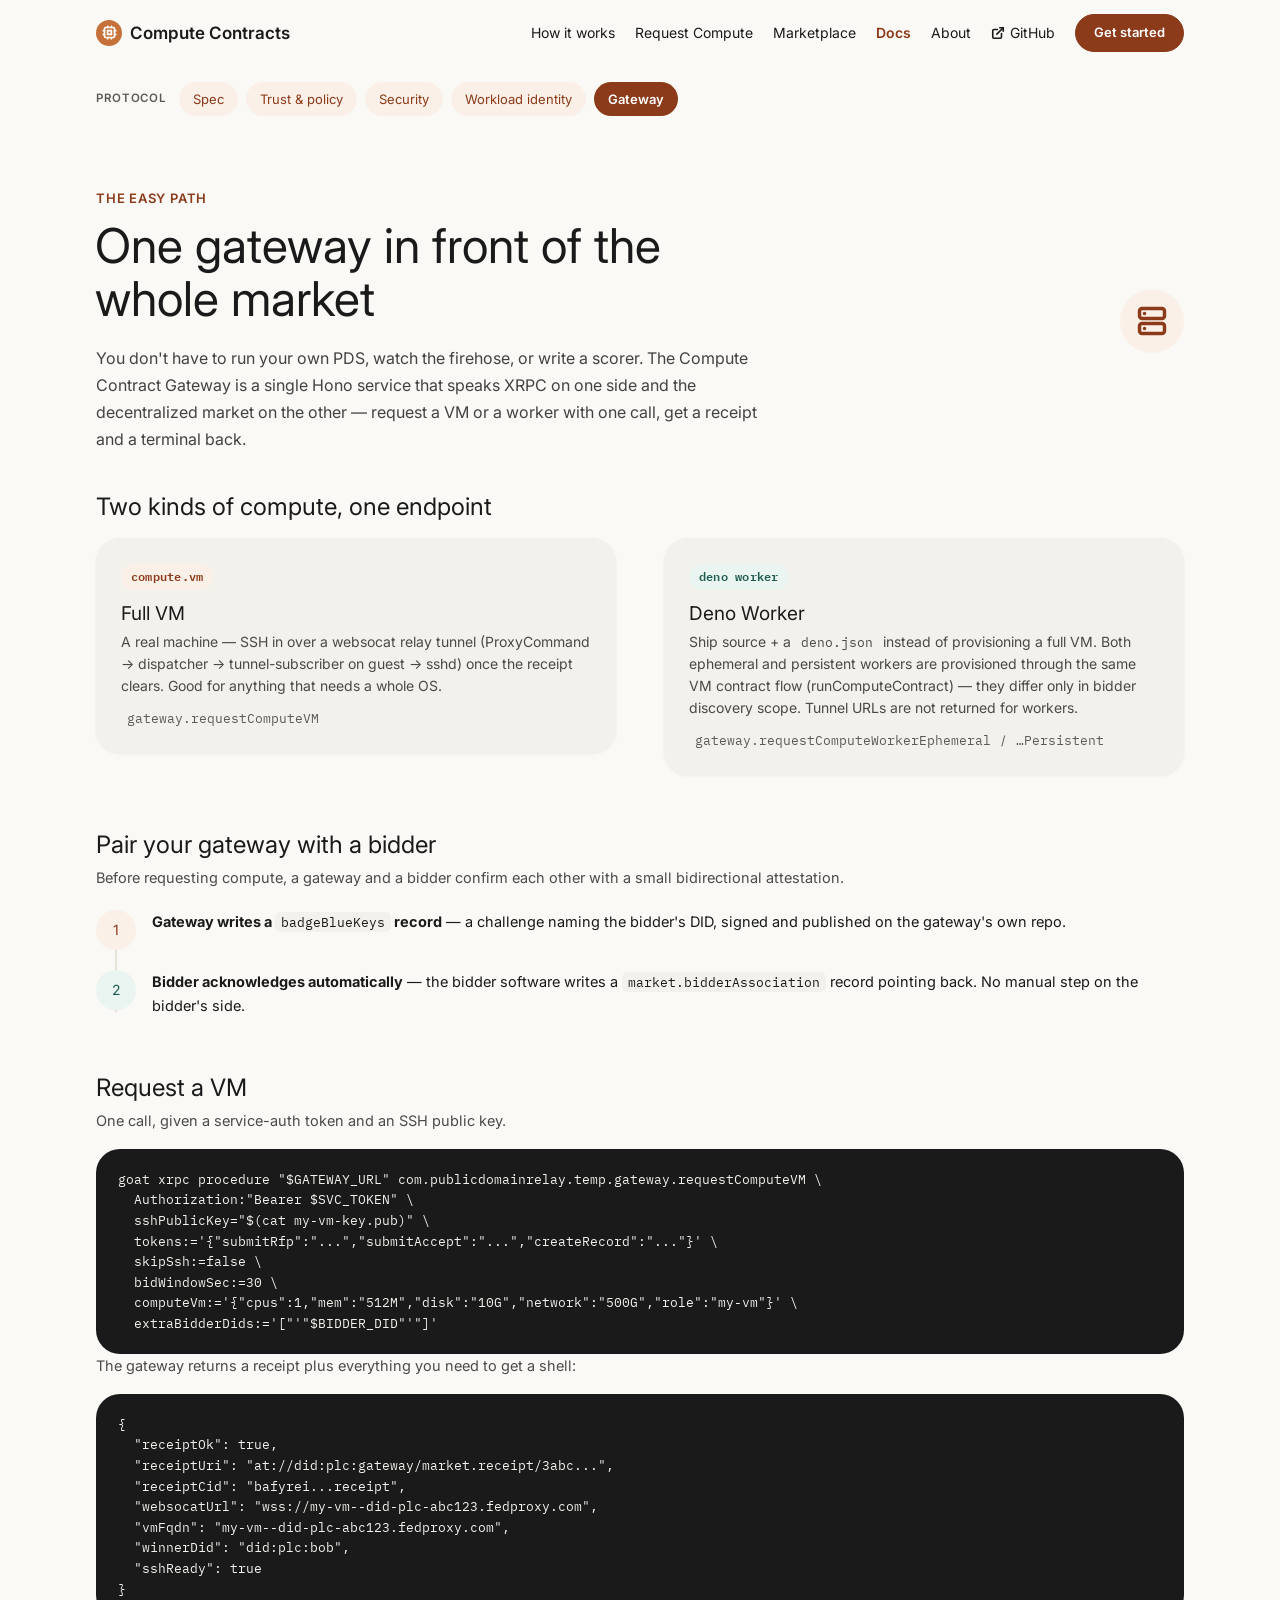
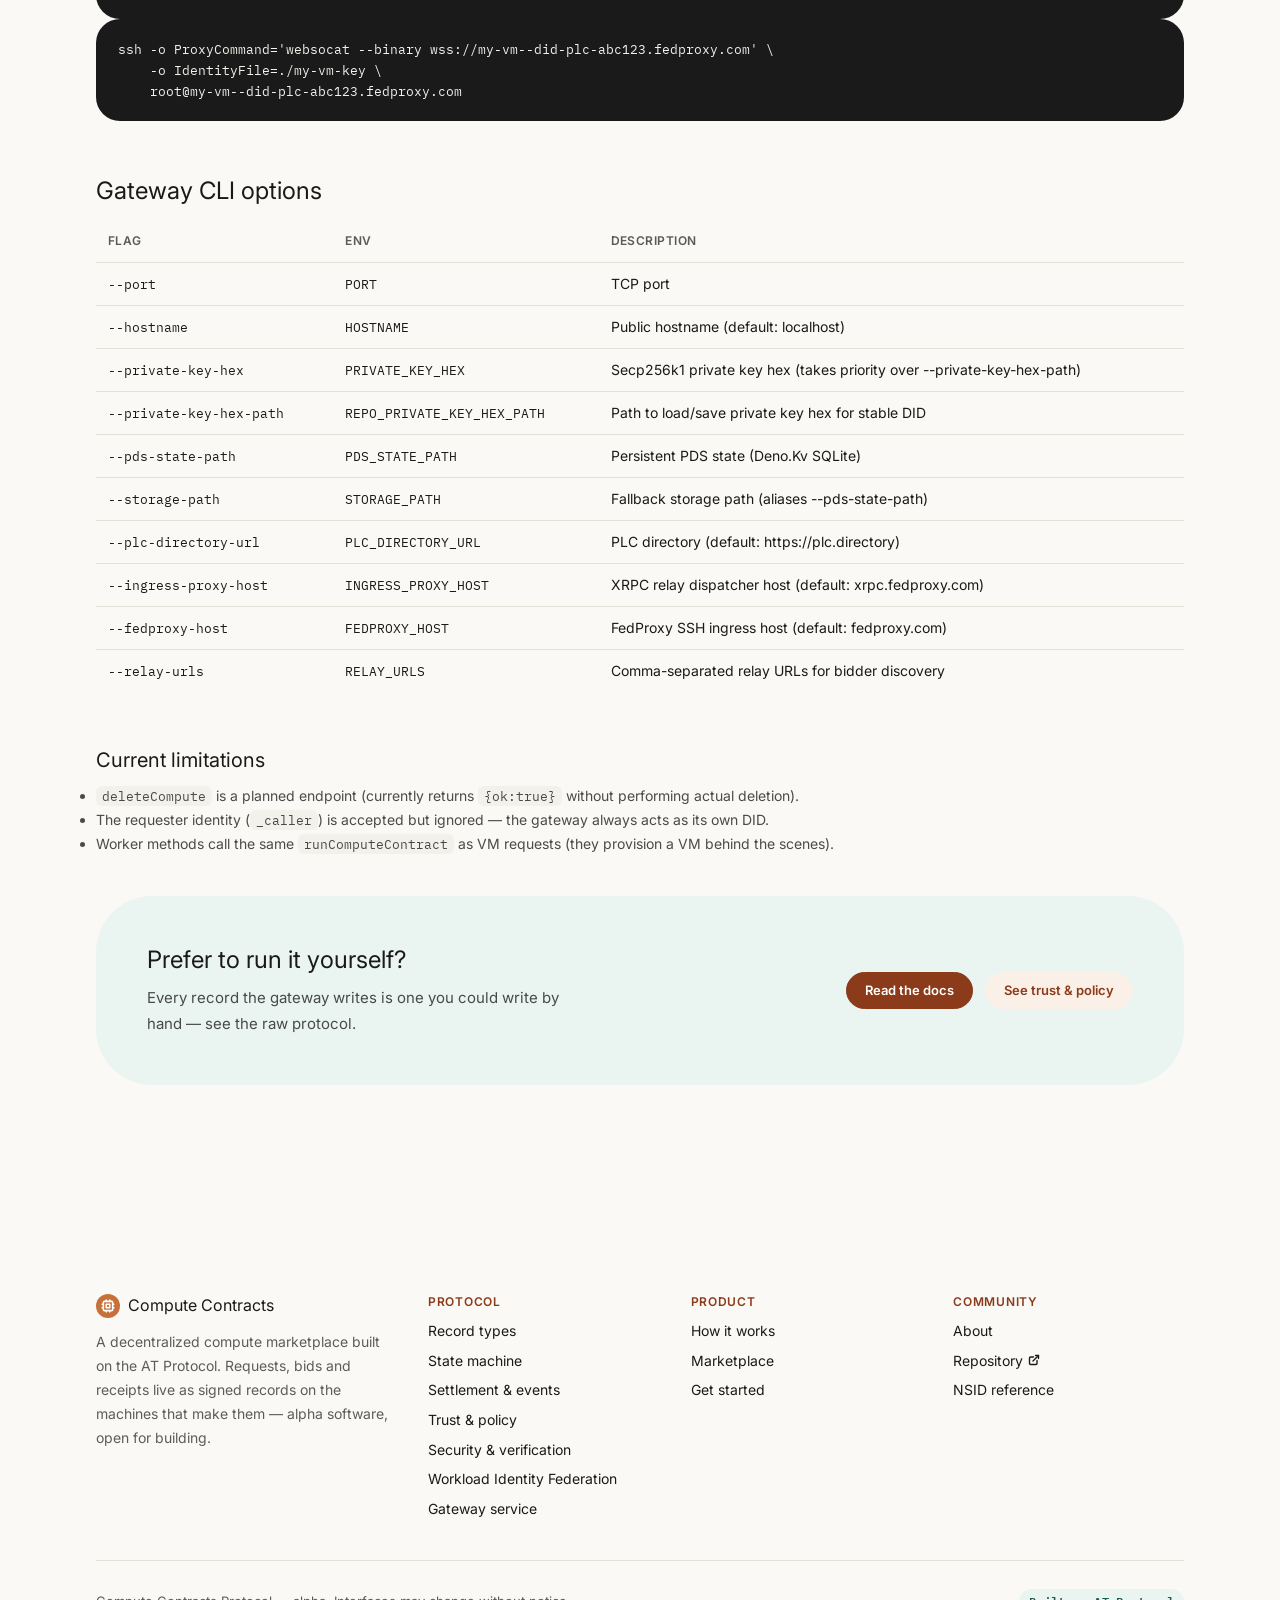
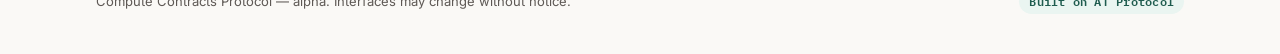
<file: gateway.html>
<!DOCTYPE html>
<html lang="en">
<head>
  <meta charset="utf-8">
  <meta name="viewport" content="width=device-width, initial-scale=1">
  <meta name="description" content="Gateway service — one XRPC call in, a receipt and a terminal out">
  <link rel="preconnect" href="https://fonts.googleapis.com">
  <link href="https://fonts.googleapis.com/css2?family=Inter:wght@400;500;600;700;800&family=IBM+Plex+Mono:wght@400;500;600&display=swap" rel="stylesheet">
  <link rel="stylesheet" href="styles.css">
  <title>Gateway — Compute Contracts Protocol</title>
</head>
<body>
  <swc-nav current="docs"></swc-nav>
  <swc-docs-subnav current="gateway"></swc-docs-subnav>

  <main class="swc-content">

    <section class="hero-grid" style="padding:72px 0 40px;">
      <div>
        <span style="display:block;font-size:13px;letter-spacing:0.06em;text-transform:uppercase;font-weight:600;color:var(--color-accent-700);margin:0 0 12px;">The easy path</span>
        <h1 style="margin-left:-0.028em;">One gateway in front of the whole market</h1>
        <p style="font-size:16px;line-height:27px;margin:20px 0 0;color:color-mix(in srgb, var(--color-text) 82%, transparent);">You don't have to run your own PDS, watch the firehose, or write a scorer. The Compute Contract Gateway is a single Hono service that speaks XRPC on one side and the decentralized market on the other — request a VM or a worker with one call, get a receipt and a terminal back.</p>
      </div>
      <div style="width:64px;height:64px;border-radius:50%;background:var(--color-accent-100);display:flex;align-items:center;justify-content:center;justify-self:end;">
        <svg width="30" height="30" viewBox="0 0 24 24" fill="none" stroke="var(--color-accent-700)" stroke-width="2.75" stroke-linecap="round" stroke-linejoin="round"><rect width="20" height="8" x="2" y="2" rx="2" ry="2"/><rect width="20" height="8" x="2" y="14" rx="2" ry="2"/><line x1="6" x2="6.01" y1="6" y2="6"/><line x1="6" x2="6.01" y1="18" y2="18"/></svg>
      </div>
    </section>

    <section style="padding-bottom:56px;">
      <h2 style="font-family:var(--font-heading);font-weight:400;font-size:24px;margin:0 0 16px;">Two kinds of compute, one endpoint</h2>
      <div class="two-col">
        <div class="card elev-sm" style="padding:24px;">
          <span class="tag tag-accent">compute.vm</span>
          <h3 style="font-size:19px;margin:12px 0 4px;">Full VM</h3>
          <p class="card-body" style="font-size:14px;">A real machine — SSH in over a websocat relay tunnel (ProxyCommand → dispatcher → tunnel-subscriber on guest → sshd) once the receipt clears. Good for anything that needs a whole OS.</p>
          <p style="font-size:12.5px;margin:12px 0 0;color:var(--color-text-faint);"><code class="inline-code">gateway.requestComputeVM</code></p>
        </div>
        <div class="card elev-sm" style="padding:24px;">
          <span class="tag tag-accent-2">deno worker</span>
          <h3 style="font-size:19px;margin:12px 0 4px;">Deno Worker</h3>
          <p class="card-body" style="font-size:14px;">Ship source + a <code class="inline-code">deno.json</code> instead of provisioning a full VM. Both ephemeral and persistent workers are provisioned through the same VM contract flow (runComputeContract) — they differ only in bidder discovery scope. Tunnel URLs are not returned for workers.</p>
          <p style="font-size:12.5px;margin:12px 0 0;color:var(--color-text-faint);"><code class="inline-code">gateway.requestComputeWorkerEphemeral</code> / <code class="inline-code">…Persistent</code></p>
        </div>
      </div>
    </section>

    <section style="padding-bottom:56px;">
      <h2 style="font-family:var(--font-heading);font-weight:400;font-size:24px;margin:0 0 6px;">Pair your gateway with a bidder</h2>
      <p style="font-size:14.5px;line-height:24px;margin:0 0 20px;color:color-mix(in srgb, var(--color-text) 78%, transparent);">Before requesting compute, a gateway and a bidder confirm each other with a small bidirectional attestation.</p>
      <div class="verification-steps">
        <div class="vstep">
          <div class="vstep__marker">1</div>
          <p><strong>Gateway writes a <code class="inline-code">badgeBlueKeys</code> record</strong> — a challenge naming the bidder's DID, signed and published on the gateway's own repo.</p>
        </div>
        <div class="vstep">
          <div class="vstep__marker" style="background:var(--color-accent-2-100);color:var(--color-accent-2-700);">2</div>
          <p><strong>Bidder acknowledges automatically</strong> — the bidder software writes a <code class="inline-code">market.bidderAssociation</code> record pointing back. No manual step on the bidder's side.</p>
        </div>
      </div>
    </section>

    <section style="padding-bottom:56px;">
      <h2 style="font-family:var(--font-heading);font-weight:400;font-size:24px;margin:0 0 6px;">Request a VM</h2>
      <p style="font-size:14.5px;line-height:24px;margin:0 0 16px;color:color-mix(in srgb, var(--color-text) 78%, transparent);">One call, given a service-auth token and an SSH public key.</p>
      <pre class="code-block"><code>goat xrpc procedure "$GATEWAY_URL" com.publicdomainrelay.temp.gateway.requestComputeVM \
  Authorization:"Bearer $SVC_TOKEN" \
  sshPublicKey="$(cat my-vm-key.pub)" \
  tokens:='{"submitRfp":"...","submitAccept":"...","createRecord":"..."}' \
  skipSsh:=false \
  bidWindowSec:=30 \
  computeVm:='{"cpus":1,"mem":"512M","disk":"10G","network":"500G","role":"my-vm"}' \
  extraBidderDids:='["'"$BIDDER_DID"'"]'</code></pre>
      <p style="font-size:14.5px;line-height:24px;margin:0 0 16px;color:color-mix(in srgb, var(--color-text) 78%, transparent);">The gateway returns a receipt plus everything you need to get a shell:</p>
      <pre class="code-block"><code>{
  "receiptOk": true,
  "receiptUri": "at://did:plc:gateway/market.receipt/3abc...",
  "receiptCid": "bafyrei...receipt",
  "websocatUrl": "wss://my-vm--did-plc-abc123.fedproxy.com",
  "vmFqdn": "my-vm--did-plc-abc123.fedproxy.com",
  "winnerDid": "did:plc:bob",
  "sshReady": true
}</code></pre>
      <pre class="code-block"><code>ssh -o ProxyCommand='websocat --binary wss://my-vm--did-plc-abc123.fedproxy.com' \
    -o IdentityFile=./my-vm-key \
    root@my-vm--did-plc-abc123.fedproxy.com</code></pre>
    </section>

    <section style="padding-bottom:56px;">
      <h2 style="font-family:var(--font-heading);font-weight:400;font-size:24px;margin:0 0 16px;">Gateway CLI options</h2>
      <table class="table">
        <thead><tr><th>Flag</th><th>Env</th><th>Description</th></tr></thead>
        <tbody>
          <tr><td><code style="font:12.5px var(--font-mono);">--port</code></td><td><code style="font:12.5px var(--font-mono);">PORT</code></td><td>TCP port</td></tr>
          <tr><td><code style="font:12.5px var(--font-mono);">--hostname</code></td><td><code style="font:12.5px var(--font-mono);">HOSTNAME</code></td><td>Public hostname (default: localhost)</td></tr>
          <tr><td><code style="font:12.5px var(--font-mono);">--private-key-hex</code></td><td><code style="font:12.5px var(--font-mono);">PRIVATE_KEY_HEX</code></td><td>Secp256k1 private key hex (takes priority over --private-key-hex-path)</td></tr>
          <tr><td><code style="font:12.5px var(--font-mono);">--private-key-hex-path</code></td><td><code style="font:12.5px var(--font-mono);">REPO_PRIVATE_KEY_HEX_PATH</code></td><td>Path to load/save private key hex for stable DID</td></tr>
          <tr><td><code style="font:12.5px var(--font-mono);">--pds-state-path</code></td><td><code style="font:12.5px var(--font-mono);">PDS_STATE_PATH</code></td><td>Persistent PDS state (Deno.Kv SQLite)</td></tr>
          <tr><td><code style="font:12.5px var(--font-mono);">--storage-path</code></td><td><code style="font:12.5px var(--font-mono);">STORAGE_PATH</code></td><td>Fallback storage path (aliases --pds-state-path)</td></tr>
          <tr><td><code style="font:12.5px var(--font-mono);">--plc-directory-url</code></td><td><code style="font:12.5px var(--font-mono);">PLC_DIRECTORY_URL</code></td><td>PLC directory (default: https://plc.directory)</td></tr>
          <tr><td><code style="font:12.5px var(--font-mono);">--ingress-proxy-host</code></td><td><code style="font:12.5px var(--font-mono);">INGRESS_PROXY_HOST</code></td><td>XRPC relay dispatcher host (default: xrpc.fedproxy.com)</td></tr>
          <tr><td><code style="font:12.5px var(--font-mono);">--fedproxy-host</code></td><td><code style="font:12.5px var(--font-mono);">FEDPROXY_HOST</code></td><td>FedProxy SSH ingress host (default: fedproxy.com)</td></tr>
          <tr><td><code style="font:12.5px var(--font-mono);">--relay-urls</code></td><td><code style="font:12.5px var(--font-mono);">RELAY_URLS</code></td><td>Comma-separated relay URLs for bidder discovery</td></tr>
        </tbody>
      </table>
    </section>

    <section style="padding-bottom:40px;">
      <h2 style="font-family:var(--font-heading);font-weight:400;font-size:20px;margin:0 0 12px;">Current limitations</h2>
      <ul style="font-size:14px;line-height:24px;color:color-mix(in srgb, var(--color-text) 78%, transparent);">
        <li><code class="inline-code">deleteCompute</code> is a planned endpoint (currently returns <code class="inline-code">{ok:true}</code> without performing actual deletion).</li>
        <li>The requester identity (<code class="inline-code">_caller</code>) is accepted but ignored — the gateway always acts as its own DID.</li>
        <li>Worker methods call the same <code class="inline-code">runComputeContract</code> as VM requests (they provision a VM behind the scenes).</li>
      </ul>
    </section>

    <section style="padding-bottom:64px;">
      <div class="cta-banner">
        <div class="cta-banner__text">
          <h3>Prefer to run it yourself?</h3>
          <p>Every record the gateway writes is one you could write by hand — see the raw protocol.</p>
        </div>
        <div class="cta-banner__actions">
          <a href="docs.html" class="btn btn-primary">Read the docs</a>
          <a href="trust.html" class="btn btn-secondary">See trust &amp; policy</a>
        </div>
      </div>
    </section>

  </main>

  <swc-footer></swc-footer>

  <script type="module" src="components/swc-nav.js"></script>
  <script type="module" src="components/swc-footer.js"></script>
  <script type="module" src="components/swc-docs-subnav.js"></script>
</body>
</html>
</file>
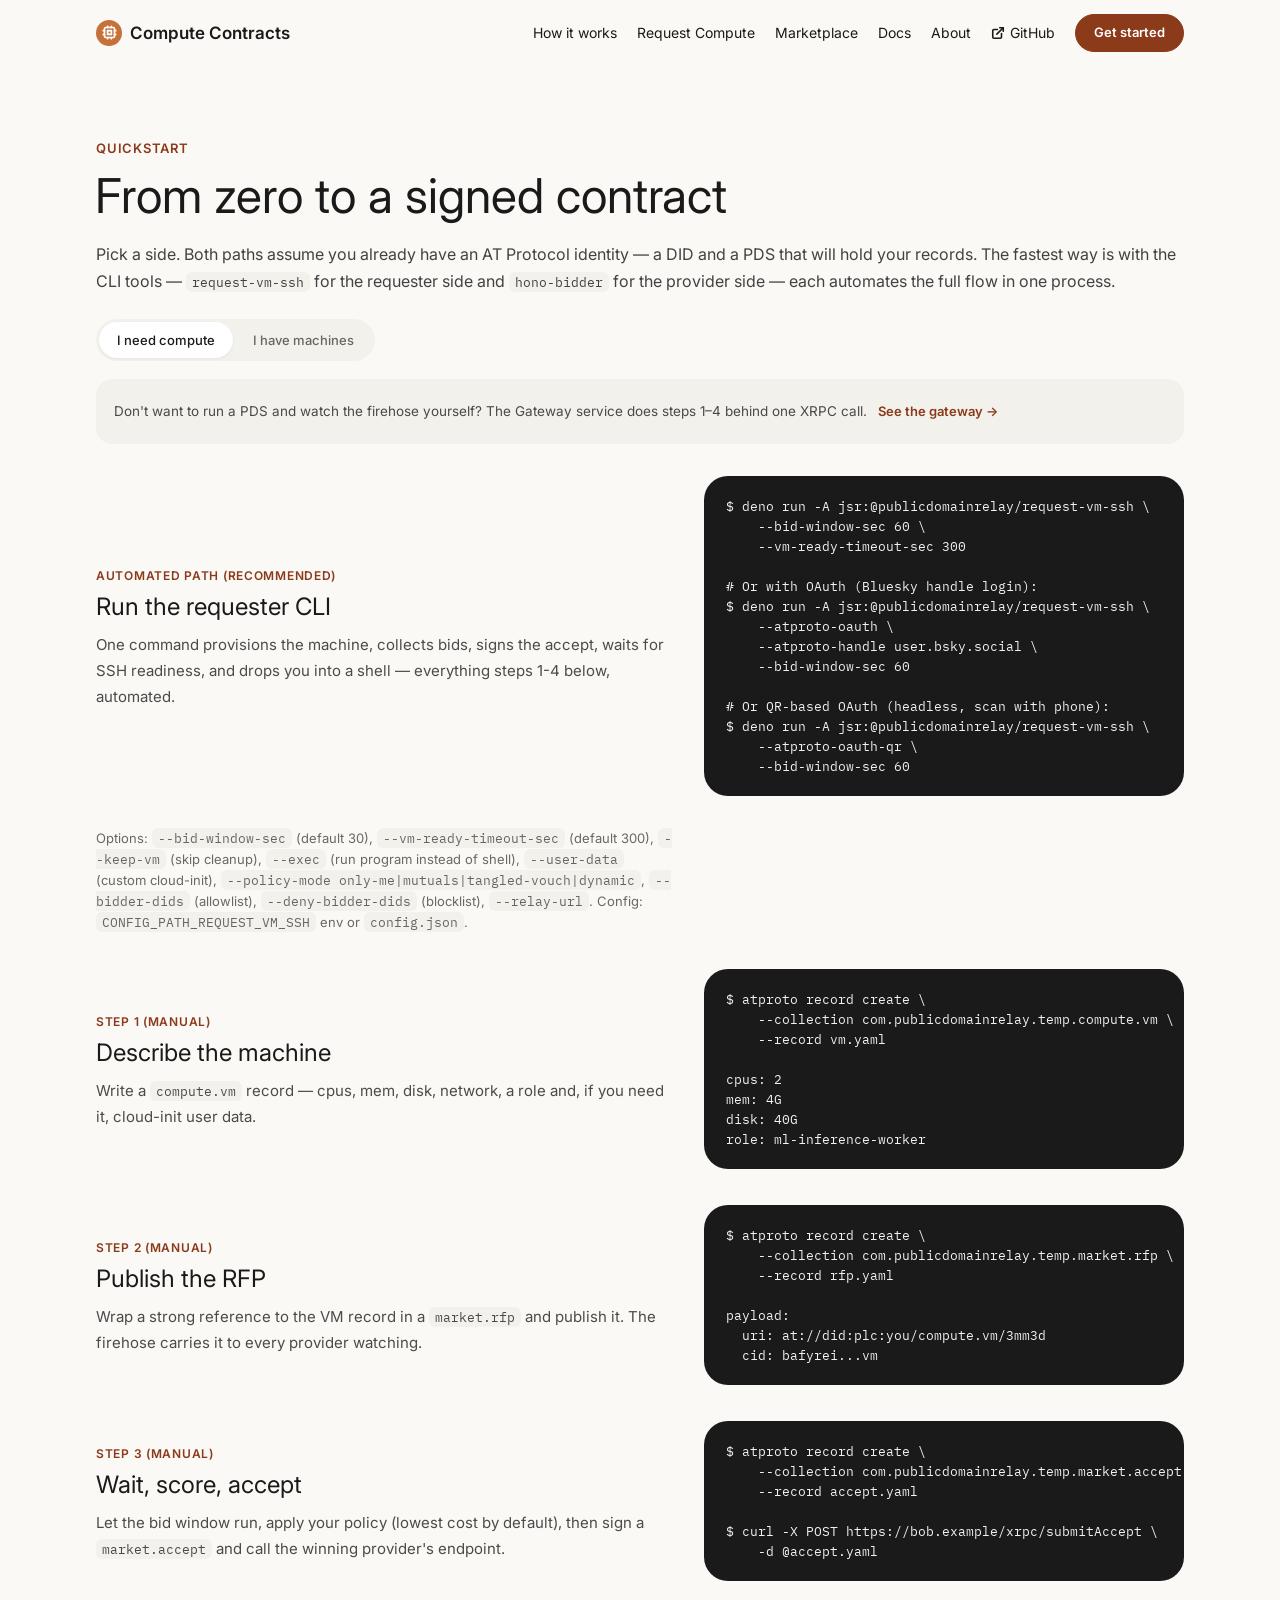
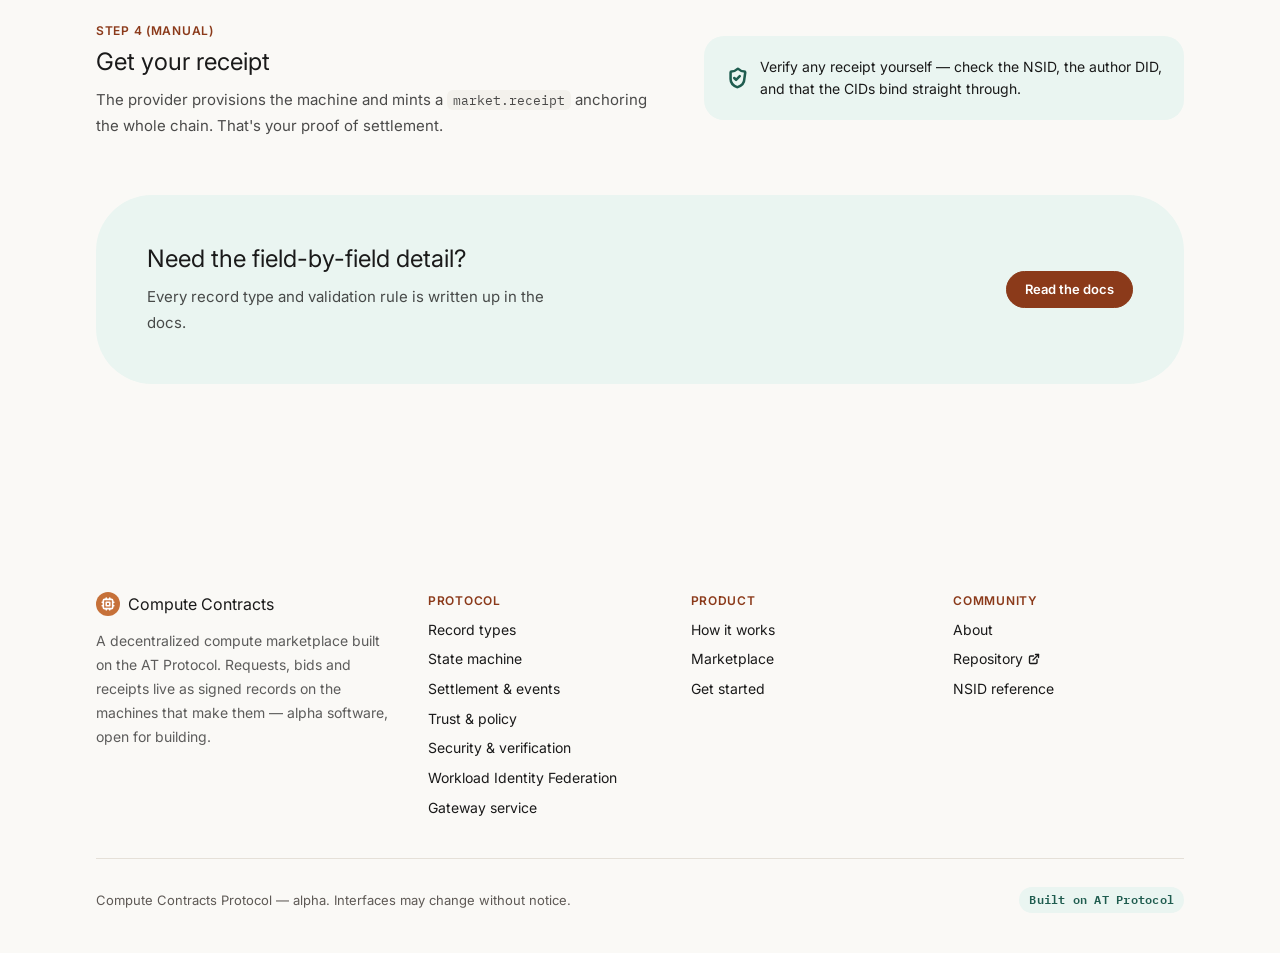
<file: get-started.html>
<!DOCTYPE html>
<html lang="en">
<head>
  <meta charset="utf-8">
  <meta name="viewport" content="width=device-width, initial-scale=1">
  <meta name="description" content="Get started with Compute Contracts Protocol — from zero to a signed contract">
  <link rel="preconnect" href="https://fonts.googleapis.com">
  <link href="https://fonts.googleapis.com/css2?family=Inter:wght@400;500;600;700;800&family=IBM+Plex+Mono:wght@400;500;600&display=swap" rel="stylesheet">
  <link rel="stylesheet" href="styles.css">
  <title>Get Started — Compute Contracts Protocol</title>
</head>
<body>
  <swc-nav current="start"></swc-nav>

  <main class="swc-content">

    <section style="padding:72px 0 32px;">
      <span style="display:block;font-size:13px;letter-spacing:0.06em;text-transform:uppercase;font-weight:600;color:var(--color-accent-700);margin:0 0 12px;">Quickstart</span>
      <h1 style="margin-left:-0.028em;">From zero to a signed contract</h1>
      <p style="font-size:16px;line-height:27px;margin:18px 0 0;color:color-mix(in srgb, var(--color-text) 82%, transparent);">Pick a side. Both paths assume you already have an AT Protocol identity — a DID and a PDS that will hold your records. The fastest way is with the CLI tools — <code class="inline-code">request-vm-ssh</code> for the requester side and <code class="inline-code">hono-bidder</code> for the provider side — each automates the full flow in one process.</p>
      <div class="seg" style="margin-top:24px;" id="side-toggle">
        <label class="seg-opt"><input type="radio" name="side" value="requester" checked><span>I need compute</span></label>
        <label class="seg-opt"><input type="radio" name="side" value="provider"><span>I have machines</span></label>
      </div>
      <div style="margin-top:18px;padding:14px 18px;background:var(--color-surface);border-radius:16px;display:flex;align-items:center;gap:10px;flex-wrap:wrap;">
        <span style="font-size:13.5px;color:color-mix(in srgb, var(--color-text) 78%, transparent);">Don't want to run a PDS and watch the firehose yourself? The Gateway service does steps 1–4 behind one XRPC call.</span>
        <a href="gateway.html" class="btn btn-ghost" style="padding-left:0;">See the gateway →</a>
      </div>
    </section>

    <!-- Requester steps -->
    <section id="requester-steps" style="padding-bottom:56px;display:flex;flex-direction:column;gap:36px;">

      <div class="step-grid">
        <div>
          <span style="font-size:12px;letter-spacing:0.06em;text-transform:uppercase;font-weight:600;color:var(--color-accent-700);">Automated path (recommended)</span>
          <h2 style="font-family:var(--font-heading);font-weight:400;font-size:24px;margin:6px 0 0;">Run the requester CLI</h2>
          <p style="font-size:15px;line-height:26px;margin:10px 0 0;color:color-mix(in srgb, var(--color-text) 78%, transparent);">One command provisions the machine, collects bids, signs the accept, waits for SSH readiness, and drops you into a shell — everything steps 1-4 below, automated.</p>
        </div>
        <pre class="step__code"><code>$ deno run -A jsr:@publicdomainrelay/request-vm-ssh \
    --bid-window-sec 60 \
    --vm-ready-timeout-sec 300

# Or with OAuth (Bluesky handle login):
$ deno run -A jsr:@publicdomainrelay/request-vm-ssh \
    --atproto-oauth \
    --atproto-handle user.bsky.social \
    --bid-window-sec 60

# Or QR-based OAuth (headless, scan with phone):
$ deno run -A jsr:@publicdomainrelay/request-vm-ssh \
    --atproto-oauth-qr \
    --bid-window-sec 60</code></pre>
        <div style="font-size:13px;line-height:21px;color:color-mix(in srgb, var(--color-text) 65%, transparent);">
          Options: <code class="inline-code">--bid-window-sec</code> (default 30), <code class="inline-code">--vm-ready-timeout-sec</code> (default 300), <code class="inline-code">--keep-vm</code> (skip cleanup), <code class="inline-code">--exec</code> (run program instead of shell), <code class="inline-code">--user-data</code> (custom cloud-init), <code class="inline-code">--policy-mode only-me|mutuals|tangled-vouch|dynamic</code>, <code class="inline-code">--bidder-dids</code> (allowlist), <code class="inline-code">--deny-bidder-dids</code> (blocklist), <code class="inline-code">--relay-url</code>. Config: <code class="inline-code">CONFIG_PATH_REQUEST_VM_SSH</code> env or <code class="inline-code">config.json</code>.
        </div>
      </div>

      <div class="step-grid">
        <div>
          <span style="font-size:12px;letter-spacing:0.06em;text-transform:uppercase;font-weight:600;color:var(--color-accent-700);">Step 1 (manual)</span>
          <h2 style="font-family:var(--font-heading);font-weight:400;font-size:24px;margin:6px 0 0;">Describe the machine</h2>
          <p style="font-size:15px;line-height:26px;margin:10px 0 0;color:color-mix(in srgb, var(--color-text) 78%, transparent);">Write a <code class="inline-code">compute.vm</code> record — cpus, mem, disk, network, a role and, if you need it, cloud-init user data.</p>
        </div>
        <pre class="step__code"><code>$ atproto record create \
    --collection com.publicdomainrelay.temp.compute.vm \
    --record vm.yaml

cpus: 2
mem: 4G
disk: 40G
role: ml-inference-worker</code></pre>
      </div>

      <div class="step-grid">
        <div>
          <span style="font-size:12px;letter-spacing:0.06em;text-transform:uppercase;font-weight:600;color:var(--color-accent-700);">Step 2 (manual)</span>
          <h2 style="font-family:var(--font-heading);font-weight:400;font-size:24px;margin:6px 0 0;">Publish the RFP</h2>
          <p style="font-size:15px;line-height:26px;margin:10px 0 0;color:color-mix(in srgb, var(--color-text) 78%, transparent);">Wrap a strong reference to the VM record in a <code class="inline-code">market.rfp</code> and publish it. The firehose carries it to every provider watching.</p>
        </div>
        <pre class="step__code"><code>$ atproto record create \
    --collection com.publicdomainrelay.temp.market.rfp \
    --record rfp.yaml

payload:
  uri: at://did:plc:you/compute.vm/3mm3d
  cid: bafyrei...vm</code></pre>
      </div>

      <div class="step-grid">
        <div>
          <span style="font-size:12px;letter-spacing:0.06em;text-transform:uppercase;font-weight:600;color:var(--color-accent-700);">Step 3 (manual)</span>
          <h2 style="font-family:var(--font-heading);font-weight:400;font-size:24px;margin:6px 0 0;">Wait, score, accept</h2>
          <p style="font-size:15px;line-height:26px;margin:10px 0 0;color:color-mix(in srgb, var(--color-text) 78%, transparent);">Let the bid window run, apply your policy (lowest cost by default), then sign a <code class="inline-code">market.accept</code> and call the winning provider's endpoint.</p>
        </div>
        <pre class="step__code"><code>$ atproto record create \
    --collection com.publicdomainrelay.temp.market.accept \
    --record accept.yaml

$ curl -X POST https://bob.example/xrpc/submitAccept \
    -d @accept.yaml</code></pre>
      </div>

      <div class="step-grid">
        <div>
          <span style="font-size:12px;letter-spacing:0.06em;text-transform:uppercase;font-weight:600;color:var(--color-accent-700);">Step 4 (manual)</span>
          <h2 style="font-family:var(--font-heading);font-weight:400;font-size:24px;margin:6px 0 0;">Get your receipt</h2>
          <p style="font-size:15px;line-height:26px;margin:10px 0 0;color:color-mix(in srgb, var(--color-text) 78%, transparent);">The provider provisions the machine and mints a <code class="inline-code">market.receipt</code> anchoring the whole chain. That's your proof of settlement.</p>
        </div>
        <div style="background:var(--color-accent-2-100);border-radius:20px;padding:20px 22px;display:flex;align-items:center;gap:12px;">
          <svg width="22" height="22" style="flex:none;" viewBox="0 0 24 24" fill="none" stroke="var(--color-accent-2-700)" stroke-width="2.75" stroke-linecap="round" stroke-linejoin="round"><path d="M20 13c0 5-3.5 7.5-7.35 8.95a1 1 0 0 1-.6-.01C8.5 20.5 5 18 5 13V6a1 1 0 0 1 1-1c2 0 4.5-1.2 6.24-2.72a1.17 1.17 0 0 1 1.52 0C15.51 3.81 18 5 20 5a1 1 0 0 1 1 1z"/><path d="m9 12 2 2 4-4"/></svg>
          <span style="font-size:14px;line-height:22px;">Verify any receipt yourself — check the NSID, the author DID, and that the CIDs bind straight through.</span>
        </div>
      </div>

    </section>

    <!-- Provider steps (hidden by default) -->
    <section id="provider-steps" style="padding-bottom:56px;display:none;flex-direction:column;gap:36px;">

      <div class="step-grid">
        <div>
          <span style="font-size:12px;letter-spacing:0.06em;text-transform:uppercase;font-weight:600;color:var(--color-accent-2-700);">Automated path (recommended)</span>
          <h2 style="font-family:var(--font-heading);font-weight:400;font-size:24px;margin:6px 0 0;">Run the bidder CLI</h2>
          <p style="font-size:15px;line-height:26px;margin:10px 0 0;color:color-mix(in srgb, var(--color-text) 78%, transparent);">One process subscribes to the firehose, watches for RFPs, places bids, accepts winning contracts, and provisions VMs — everything steps 1-4 below, automated.</p>
        </div>
        <pre class="step__code"><code># Local container provider (default)
$ deno run -A jsr:@publicdomainrelay/hono-bidder \
    --compute-provider-local \
    --policy-mode only-me

# DigitalOcean provider
$ deno run -A jsr:@publicdomainrelay/hono-bidder \
    --compute-provider-digitalocean-token $DO_TOKEN \
    --policy-mode only-me

# Deno worker provider (no VM, run untrusted code)
$ deno run -A jsr:@publicdomainrelay/hono-bidder \
    --compute-provider-deno-worker \
    --policy-mode only-me

# OAuth login (Bluesky handle)
$ deno run -A jsr:@publicdomainrelay/hono-bidder \
    --atproto-oauth \
    --atproto-handle provider.bsky.social \
    --compute-provider-local</code></pre>
        <div style="font-size:13px;line-height:21px;color:color-mix(in srgb, var(--color-text) 65%, transparent);">
          Options: <code class="inline-code">--policy-mode only-me|mutuals|tangled-vouch|dynamic</code>, <code class="inline-code">--compute-provider-local-mode vm|container</code>, <code class="inline-code">--compute-provider-local-vm-image</code>, <code class="inline-code">--serve-port</code> (default 0=random), <code class="inline-code">--offering-refresh-sec</code> (default 300), <code class="inline-code">--no-qr</code>. Config: <code class="inline-code">CONFIG_PATH_HONO_BIDDER</code> env or <code class="inline-code">config.json</code>.
        </div>
      </div>

      <div class="step-grid">
        <div>
          <span style="font-size:12px;letter-spacing:0.06em;text-transform:uppercase;font-weight:600;color:var(--color-accent-2-700);">Step 1 (manual)</span>
          <h2 style="font-family:var(--font-heading);font-weight:400;font-size:24px;margin:6px 0 0;">Pick a policy, then watch the firehose</h2>
          <p style="font-size:15px;line-height:26px;margin:10px 0 0;color:color-mix(in srgb, var(--color-text) 78%, transparent);">Choose who's even allowed to reach you — <code class="inline-code">only_me</code>, a Bluesky-mutual or Tangled-vouch network, or a remote policy server — then subscribe to the relay and filter commits for <code class="inline-code">market.rfp</code> records that match your fleet.</p>
        </div>
        <pre class="step__code"><code>ws.subscribe('com.atproto.sync.subscribeRepos')
  .filter(nsid === 'market.rfp')
  .on('commit', (rfp) => considerBidding(rfp))</code></pre>
      </div>

      <div class="step-grid">
        <div>
          <span style="font-size:12px;letter-spacing:0.06em;text-transform:uppercase;font-weight:600;color:var(--color-accent-2-700);">Step 2 (manual)</span>
          <h2 style="font-family:var(--font-heading);font-weight:400;font-size:24px;margin:6px 0 0;">Price it, bid it</h2>
          <p style="font-size:15px;line-height:26px;margin:10px 0 0;color:color-mix(in srgb, var(--color-text) 78%, transparent);">Publish a <code class="inline-code">market.bids.x402</code> payload, then a <code class="inline-code">market.bid</code> that binds it to the RFP.</p>
        </div>
        <pre class="step__code"><code>$ atproto record create \
    --collection com.publicdomainrelay.temp.market.bids.x402 \
    --record pricing.yaml
$ atproto record create \
    --collection com.publicdomainrelay.temp.market.bid \
    --record bid.yaml</code></pre>
      </div>

      <div class="step-grid">
        <div>
          <span style="font-size:12px;letter-spacing:0.06em;text-transform:uppercase;font-weight:600;color:var(--color-accent-2-700);">Step 3 (manual)</span>
          <h2 style="font-family:var(--font-heading);font-weight:400;font-size:24px;margin:6px 0 0;">Accept a submitAccept</h2>
          <p style="font-size:15px;line-height:26px;margin:10px 0 0;color:color-mix(in srgb, var(--color-text) 78%, transparent);">Verify the accept references your bid's exact uri and cid, and comes from the RFP's own author, before provisioning anything.</p>
        </div>
        <pre class="step__code"><code>app.post('/xrpc/submitAccept', (req) => {
  assert(req.accept.bid.uri === myBid.uri)
  assert(req.accept.bid.cid === myBid.cid)
  return provision(req.accept)
})</code></pre>
      </div>

      <div class="step-grid">
        <div>
          <span style="font-size:12px;letter-spacing:0.06em;text-transform:uppercase;font-weight:600;color:var(--color-accent-2-700);">Step 4 (manual)</span>
          <h2 style="font-family:var(--font-heading);font-weight:400;font-size:24px;margin:6px 0 0;">Provision, then mint the receipt</h2>
          <p style="font-size:15px;line-height:26px;margin:10px 0 0;color:color-mix(in srgb, var(--color-text) 78%, transparent);">Collect payment, provision the VM, and sign a <code class="inline-code">market.receipt</code> anchoring rfp, bid and accept.</p>
        </div>
        <pre class="step__code"><code>$ atproto record create \
    --collection com.publicdomainrelay.temp.market.receipt \
    --record receipt.yaml</code></pre>
      </div>

    </section>

    <section style="padding-bottom:64px;">
      <div class="cta-banner">
        <div class="cta-banner__text">
          <h3>Need the field-by-field detail?</h3>
          <p>Every record type and validation rule is written up in the docs.</p>
        </div>
        <a href="docs.html" class="btn btn-primary">Read the docs</a>
      </div>
    </section>

  </main>

  <swc-footer></swc-footer>

  <script type="module" src="components/swc-nav.js"></script>
  <script type="module" src="components/swc-footer.js"></script>
  <script>
    // Requester/provider toggle
    document.getElementById('side-toggle').addEventListener('change', (e) => {
      const side = e.target.value;
      document.getElementById('requester-steps').style.display = side === 'requester' ? 'flex' : 'none';
      document.getElementById('provider-steps').style.display = side === 'provider' ? 'flex' : 'none';
    });
  </script>
</body>
</html>
</file>
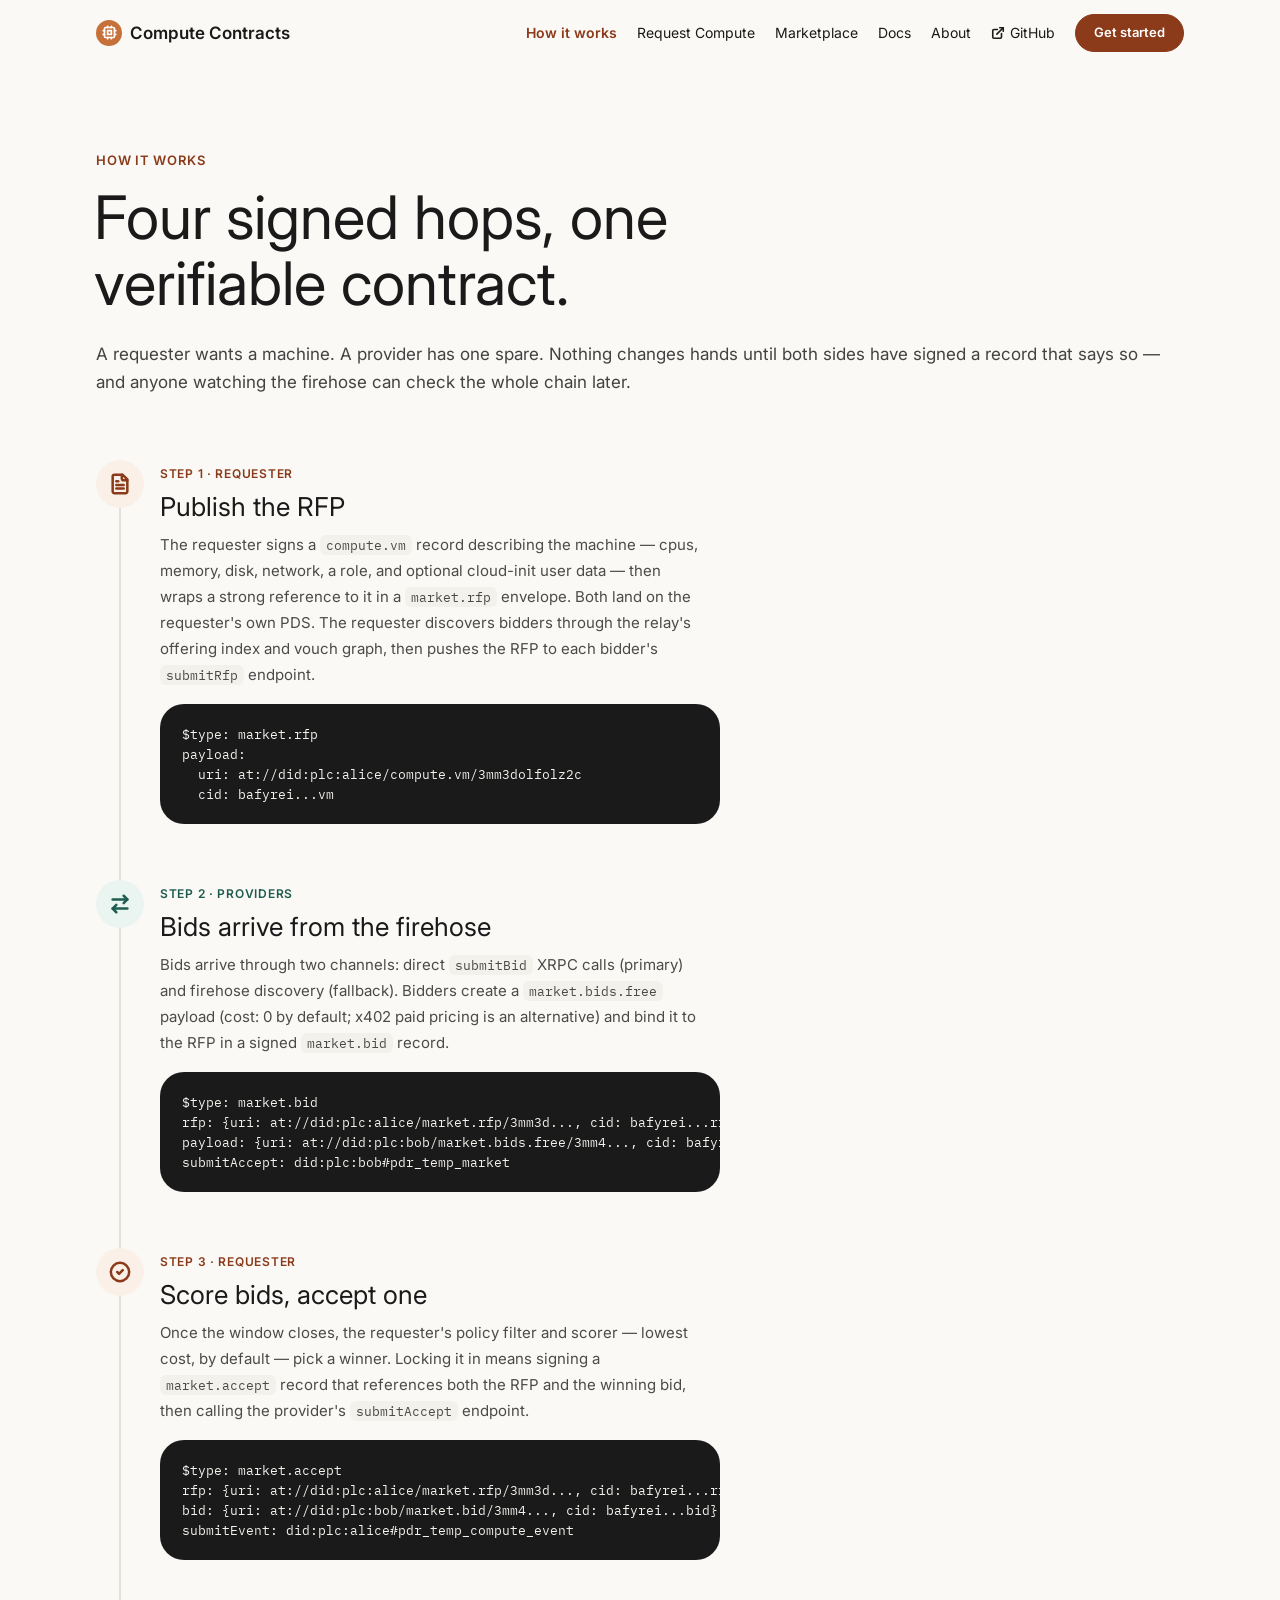
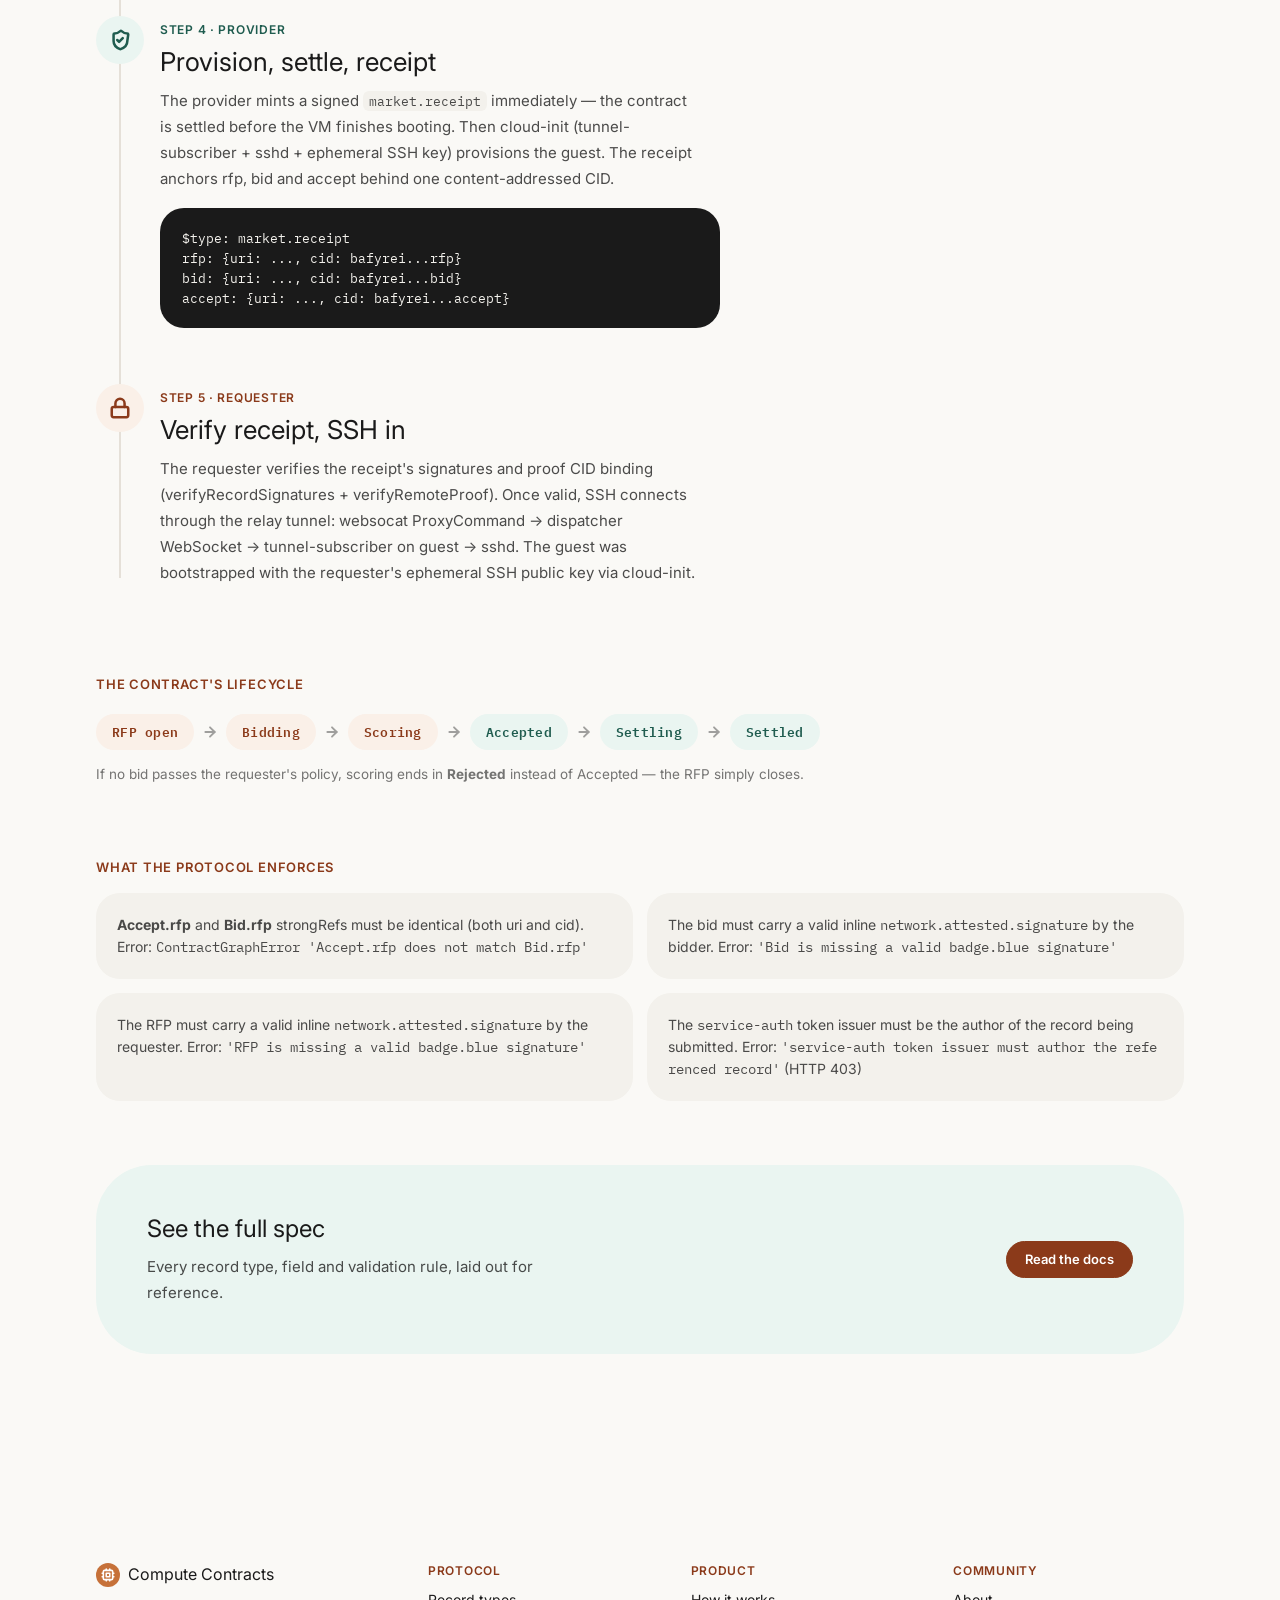
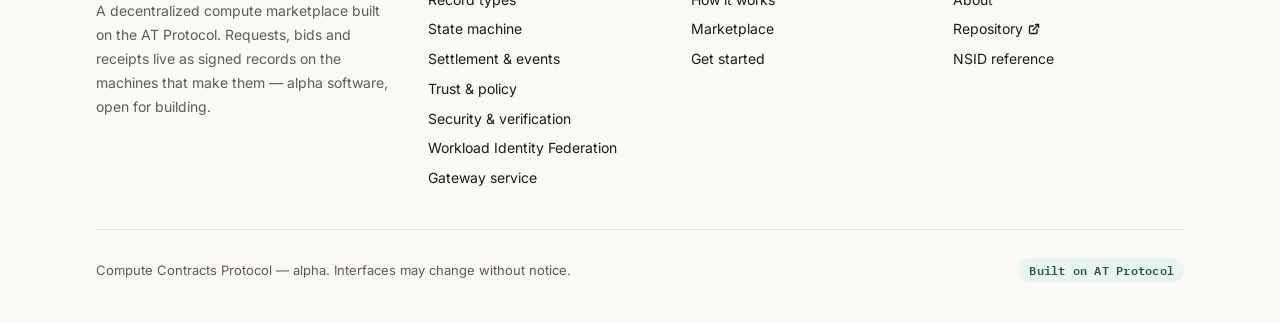
<file: how-it-works.html>
<!DOCTYPE html>
<html lang="en">
<head>
  <meta charset="utf-8">
  <meta name="viewport" content="width=device-width, initial-scale=1">
  <meta name="description" content="How Compute Contracts Protocol works — four signed hops, one verifiable contract">
  <link rel="preconnect" href="https://fonts.googleapis.com">
  <link href="https://fonts.googleapis.com/css2?family=Inter:wght@400;500;600;700;800&family=IBM+Plex+Mono:wght@400;500;600&display=swap" rel="stylesheet">
  <link rel="stylesheet" href="styles.css">
  <title>How It Works — Compute Contracts Protocol</title>
</head>
<body>
  <swc-nav current="how-it-works"></swc-nav>

  <main class="swc-content">

    <section style="padding:84px 0 48px;">
      <span class="hero__kicker">How it works</span>
      <h1 class="hero__title" style="max-width:18ch;">Four signed hops, one verifiable contract.</h1>
      <p style="font-size:17px;line-height:28px;margin:24px 0 0;color:color-mix(in srgb, var(--color-text) 82%, transparent);">A requester wants a machine. A provider has one spare. Nothing changes hands until both sides have signed a record that says so — and anyone watching the firehose can check the whole chain later.</p>
    </section>

    <section style="padding:16px 0 64px;">
      <div class="steps">
        <div class="step">
          <div class="step__marker">
            <svg width="22" height="22" viewBox="0 0 24 24" fill="none" stroke="var(--color-accent-700)" stroke-width="2.75" stroke-linecap="round" stroke-linejoin="round"><path d="M15 2H6a2 2 0 0 0-2 2v16a2 2 0 0 0 2 2h12a2 2 0 0 0 2-2V7z"/><path d="M14 2v4a2 2 0 0 0 2 2h4"/><path d="M10 9H8"/><path d="M16 13H8"/><path d="M16 17H8"/></svg>
          </div>
          <span class="step__kicker">Step 1 · Requester</span>
          <h2 class="step__title">Publish the RFP</h2>
          <p class="step__body">The requester signs a <code class="inline-code">compute.vm</code> record describing the machine — cpus, memory, disk, network, a role, and optional cloud-init user data — then wraps a strong reference to it in a <code class="inline-code">market.rfp</code> envelope. Both land on the requester's own PDS. The requester discovers bidders through the relay's offering index and vouch graph, then pushes the RFP to each bidder's <code class="inline-code">submitRfp</code> endpoint.</p>
          <pre class="step__code"><code>$type: market.rfp
payload:
  uri: at://did:plc:alice/compute.vm/3mm3dolfolz2c
  cid: bafyrei...vm</code></pre>
        </div>

        <div class="step">
          <div class="step__marker step__marker--echo">
            <svg width="22" height="22" viewBox="0 0 24 24" fill="none" stroke="var(--color-accent-2-700)" stroke-width="2.75" stroke-linecap="round" stroke-linejoin="round"><path d="m16 3 4 4-4 4"/><path d="M20 7H4"/><path d="m8 21-4-4 4-4"/><path d="M4 17h16"/></svg>
          </div>
          <span class="step__kicker step__kicker--echo">Step 2 · Providers</span>
          <h2 class="step__title">Bids arrive from the firehose</h2>
          <p class="step__body">Bids arrive through two channels: direct <code class="inline-code">submitBid</code> XRPC calls (primary) and firehose discovery (fallback). Bidders create a <code class="inline-code">market.bids.free</code> payload (cost: 0 by default; x402 paid pricing is an alternative) and bind it to the RFP in a signed <code class="inline-code">market.bid</code> record.</p>
          <pre class="step__code"><code>$type: market.bid
rfp: {uri: at://did:plc:alice/market.rfp/3mm3d..., cid: bafyrei...rfp}
payload: {uri: at://did:plc:bob/market.bids.free/3mm4..., cid: bafyrei...free}
submitAccept: did:plc:bob#pdr_temp_market</code></pre>
        </div>

        <div class="step">
          <div class="step__marker">
            <svg width="22" height="22" viewBox="0 0 24 24" fill="none" stroke="var(--color-accent-700)" stroke-width="2.75" stroke-linecap="round" stroke-linejoin="round"><circle cx="12" cy="12" r="10"/><path d="m9 12 2 2 4-4"/></svg>
          </div>
          <span class="step__kicker">Step 3 · Requester</span>
          <h2 class="step__title">Score bids, accept one</h2>
          <p class="step__body">Once the window closes, the requester's policy filter and scorer — lowest cost, by default — pick a winner. Locking it in means signing a <code class="inline-code">market.accept</code> record that references both the RFP and the winning bid, then calling the provider's <code class="inline-code">submitAccept</code> endpoint.</p>
          <pre class="step__code"><code>$type: market.accept
rfp: {uri: at://did:plc:alice/market.rfp/3mm3d..., cid: bafyrei...rfp}
bid: {uri: at://did:plc:bob/market.bid/3mm4..., cid: bafyrei...bid}
submitEvent: did:plc:alice#pdr_temp_compute_event</code></pre>
        </div>

        <div class="step">
          <div class="step__marker step__marker--echo">
            <svg width="22" height="22" viewBox="0 0 24 24" fill="none" stroke="var(--color-accent-2-700)" stroke-width="2.75" stroke-linecap="round" stroke-linejoin="round"><path d="M20 13c0 5-3.5 7.5-7.35 8.95a1 1 0 0 1-.6-.01C8.5 20.5 5 18 5 13V6a1 1 0 0 1 1-1c2 0 4.5-1.2 6.24-2.72a1.17 1.17 0 0 1 1.52 0C15.51 3.81 18 5 20 5a1 1 0 0 1 1 1z"/><path d="m9 12 2 2 4-4"/></svg>
          </div>
          <span class="step__kicker step__kicker--echo">Step 4 · Provider</span>
          <h2 class="step__title">Provision, settle, receipt</h2>
          <p class="step__body">The provider mints a signed <code class="inline-code">market.receipt</code> immediately — the contract is settled before the VM finishes booting. Then cloud-init (tunnel-subscriber + sshd + ephemeral SSH key) provisions the guest. The receipt anchors rfp, bid and accept behind one content-addressed CID.</p>
          <pre class="step__code"><code>$type: market.receipt
rfp: {uri: ..., cid: bafyrei...rfp}
bid: {uri: ..., cid: bafyrei...bid}
accept: {uri: ..., cid: bafyrei...accept}</code></pre>
        </div>

        <div class="step">
          <div class="step__marker">
            <svg width="22" height="22" viewBox="0 0 24 24" fill="none" stroke="var(--color-accent-700)" stroke-width="2.75" stroke-linecap="round" stroke-linejoin="round"><rect x="3" y="11" width="18" height="11" rx="2" ry="2"/><path d="M7 11V7a5 5 0 0 1 10 0v4"/></svg>
          </div>
          <span class="step__kicker">Step 5 · Requester</span>
          <h2 class="step__title">Verify receipt, SSH in</h2>
          <p class="step__body">The requester verifies the receipt's signatures and proof CID binding (verifyRecordSignatures + verifyRemoteProof). Once valid, SSH connects through the relay tunnel: websocat ProxyCommand → dispatcher WebSocket → tunnel-subscriber on guest → sshd. The guest was bootstrapped with the requester's ephemeral SSH public key via cloud-init.</p>
        </div>
      </div>
    </section>

    <section style="padding:8px 0 64px;">
      <span style="display:block;font-size:13px;letter-spacing:0.06em;text-transform:uppercase;font-weight:600;color:var(--color-accent-700);margin:0 0 20px;">The contract's lifecycle</span>
      <div style="display:flex;align-items:center;gap:8px;flex-wrap:wrap;">
        <span class="tag tag-accent" style="padding:8px 16px;font-size:13px;">RFP open</span>
        <svg width="16" height="16" viewBox="0 0 24 24" fill="none" stroke="currentColor" opacity="0.4" stroke-width="2.75" stroke-linecap="round" stroke-linejoin="round"><path d="M5 12h14"/><path d="m12 5 7 7-7 7"/></svg>
        <span class="tag tag-accent" style="padding:8px 16px;font-size:13px;">Bidding</span>
        <svg width="16" height="16" viewBox="0 0 24 24" fill="none" stroke="currentColor" opacity="0.4" stroke-width="2.75" stroke-linecap="round" stroke-linejoin="round"><path d="M5 12h14"/><path d="m12 5 7 7-7 7"/></svg>
        <span class="tag tag-accent" style="padding:8px 16px;font-size:13px;">Scoring</span>
        <svg width="16" height="16" viewBox="0 0 24 24" fill="none" stroke="currentColor" opacity="0.4" stroke-width="2.75" stroke-linecap="round" stroke-linejoin="round"><path d="M5 12h14"/><path d="m12 5 7 7-7 7"/></svg>
        <span class="tag tag-accent-2" style="padding:8px 16px;font-size:13px;">Accepted</span>
        <svg width="16" height="16" viewBox="0 0 24 24" fill="none" stroke="currentColor" opacity="0.4" stroke-width="2.75" stroke-linecap="round" stroke-linejoin="round"><path d="M5 12h14"/><path d="m12 5 7 7-7 7"/></svg>
        <span class="tag tag-accent-2" style="padding:8px 16px;font-size:13px;">Settling</span>
        <svg width="16" height="16" viewBox="0 0 24 24" fill="none" stroke="currentColor" opacity="0.4" stroke-width="2.75" stroke-linecap="round" stroke-linejoin="round"><path d="M5 12h14"/><path d="m12 5 7 7-7 7"/></svg>
        <span class="tag tag-accent-2" style="padding:8px 16px;font-size:13px;">Settled</span>
      </div>
      <p style="font-size:13.5px;margin:14px 0 0;color:color-mix(in srgb, var(--color-text) 60%, transparent);">If no bid passes the requester's policy, scoring ends in <strong>Rejected</strong> instead of Accepted — the RFP simply closes.</p>
    </section>

    <section style="padding:8px 0 64px;">
      <span style="display:block;font-size:13px;letter-spacing:0.06em;text-transform:uppercase;font-weight:600;color:var(--color-accent-700);margin:0 0 16px;">What the protocol enforces</span>
      <div class="link-grid-2">
        <div class="card" style="padding:20px;"><p class="card-body" style="font-size:14px;margin:0;"><strong>Accept.rfp</strong> and <strong>Bid.rfp</strong> strongRefs must be identical (both uri and cid). Error: <code>ContractGraphError 'Accept.rfp does not match Bid.rfp'</code></p></div>
        <div class="card" style="padding:20px;"><p class="card-body" style="font-size:14px;margin:0;">The bid must carry a valid inline <code>network.attested.signature</code> by the bidder. Error: <code>'Bid is missing a valid badge.blue signature'</code></p></div>
        <div class="card" style="padding:20px;"><p class="card-body" style="font-size:14px;margin:0;">The RFP must carry a valid inline <code>network.attested.signature</code> by the requester. Error: <code>'RFP is missing a valid badge.blue signature'</code></p></div>
        <div class="card" style="padding:20px;"><p class="card-body" style="font-size:14px;margin:0;">The <code>service-auth</code> token issuer must be the author of the record being submitted. Error: <code>'service-auth token issuer must author the referenced record'</code> (HTTP 403)</p></div>
      </div>
    </section>

    <section style="padding:0 0 64px;">
      <div class="cta-banner">
        <div class="cta-banner__text">
          <h3>See the full spec</h3>
          <p>Every record type, field and validation rule, laid out for reference.</p>
        </div>
        <a href="docs.html" class="btn btn-primary">Read the docs</a>
      </div>
    </section>

  </main>

  <swc-footer></swc-footer>

  <script type="module" src="components/swc-nav.js"></script>
  <script type="module" src="components/swc-footer.js"></script>
</body>
</html>
</file>
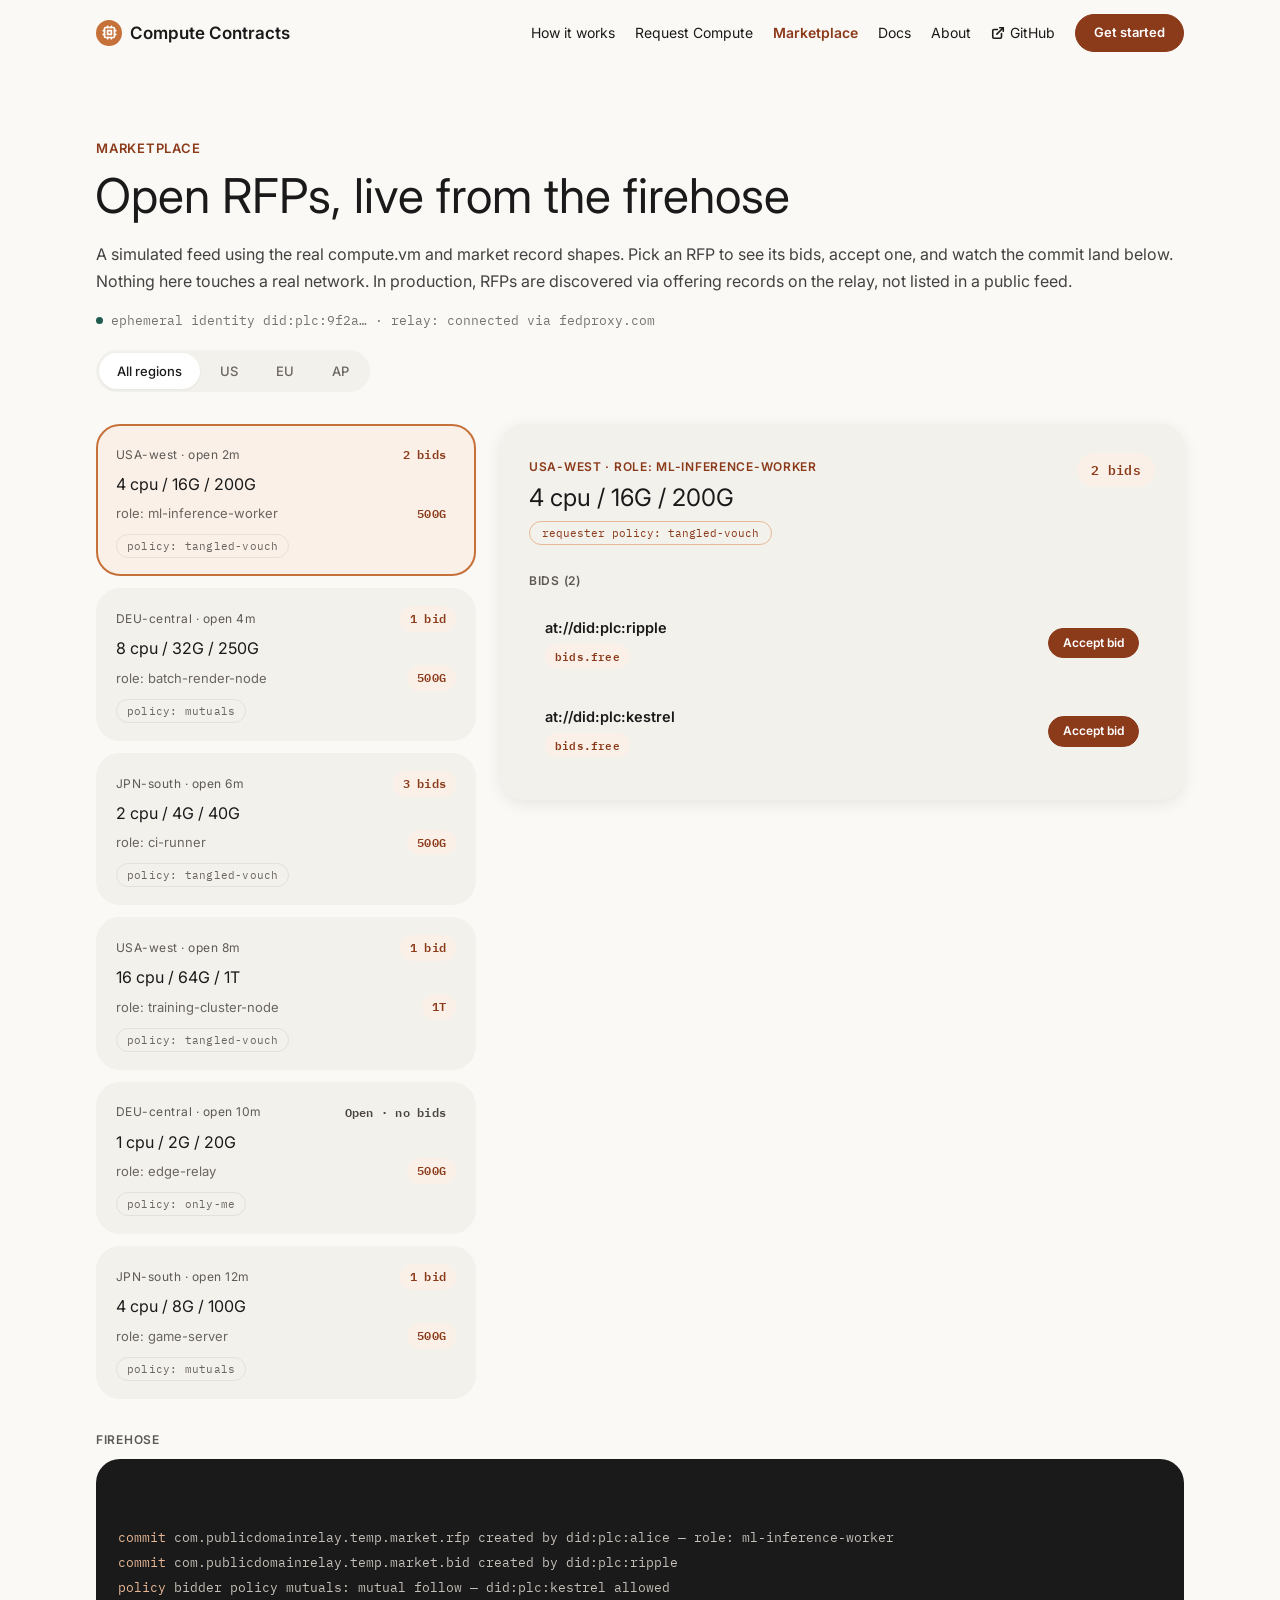
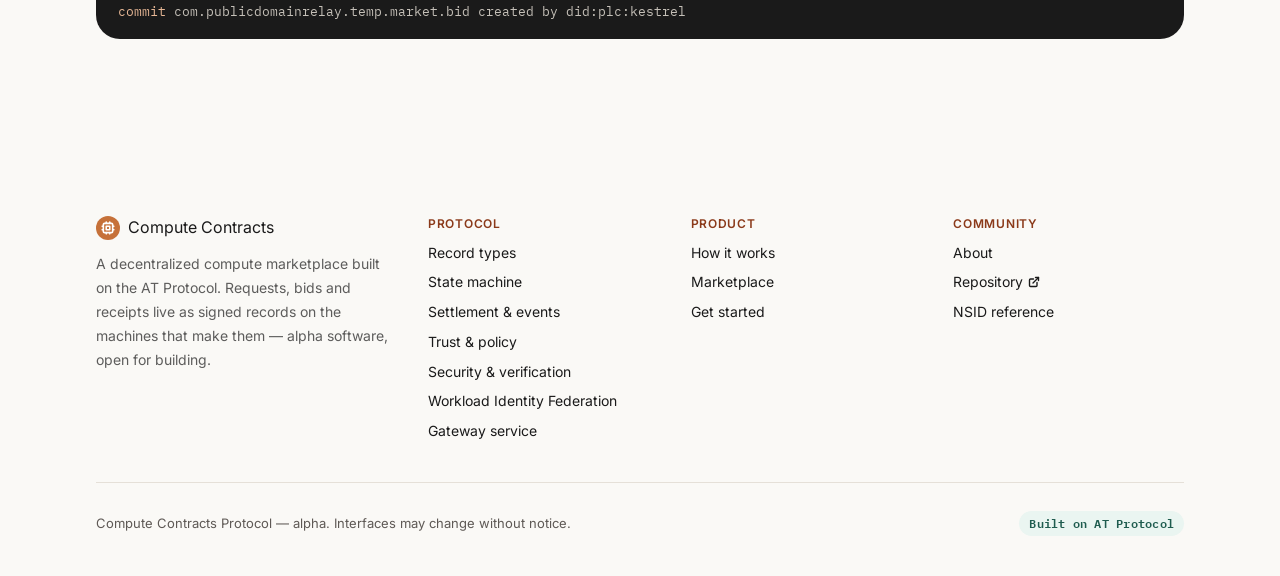
<file: marketplace.html>
<!DOCTYPE html>
<html lang="en">
<head>
  <meta charset="utf-8">
  <meta name="viewport" content="width=device-width, initial-scale=1">
  <meta name="description" content="Marketplace — open RFPs, live from the firehose">
  <link rel="preconnect" href="https://fonts.googleapis.com">
  <link href="https://fonts.googleapis.com/css2?family=Inter:wght@400;500;600;700;800&family=IBM+Plex+Mono:wght@400;500;600&display=swap" rel="stylesheet">
  <link rel="stylesheet" href="styles.css">
  <title>Marketplace — Compute Contracts Protocol</title>
</head>
<body>
  <swc-nav current="marketplace"></swc-nav>

  <main class="swc-content">

    <section style="padding:72px 0 32px;">
      <span style="display:block;font-size:13px;letter-spacing:0.06em;text-transform:uppercase;font-weight:600;color:var(--color-accent-700);margin:0 0 12px;">Marketplace</span>
      <h1 style="margin-left:-0.028em;">Open RFPs, live from the firehose</h1>
      <p style="font-size:16px;line-height:27px;margin:18px 0 0;color:color-mix(in srgb, var(--color-text) 82%, transparent);">A simulated feed using the real compute.vm and market record shapes. Pick an RFP to see its bids, accept one, and watch the commit land below. Nothing here touches a real network. In production, RFPs are discovered via offering records on the relay, not listed in a public feed.</p>
      <div style="display:flex;align-items:center;gap:8px;margin-top:16px;font-size:12.5px;font-family:var(--font-mono);color:color-mix(in srgb, var(--color-text) 60%, transparent);">
        <span style="width:7px;height:7px;border-radius:50%;background:var(--color-accent-2-700);display:inline-block;"></span>
        ephemeral identity did:plc:9f2a… · relay: connected via fedproxy.com
      </div>
      <!-- Region filter -->
      <div class="seg" style="margin-top:20px;" id="region-filter">
        <label class="seg-opt"><input type="radio" name="region" value="all" checked><span>All regions</span></label>
        <label class="seg-opt"><input type="radio" name="region" value="us"><span>US</span></label>
        <label class="seg-opt"><input type="radio" name="region" value="eu"><span>EU</span></label>
        <label class="seg-opt"><input type="radio" name="region" value="ap"><span>AP</span></label>
      </div>
    </section>

    <!-- Marketplace component -->
    <swc-marketplace></swc-marketplace>

  </main>

  <swc-footer></swc-footer>

  <script type="module" src="components/swc-nav.js"></script>
  <script type="module" src="components/swc-footer.js"></script>
  <script type="module" src="components/swc-marketplace.js"></script>
  <script>
    // Region filter → marketplace component
    const marketplace = document.querySelector('swc-marketplace');
    document.getElementById('region-filter').addEventListener('change', (e) => {
      marketplace._state.region = e.target.value;
      marketplace.render();
    });
  </script>
</body>
</html>
</file>
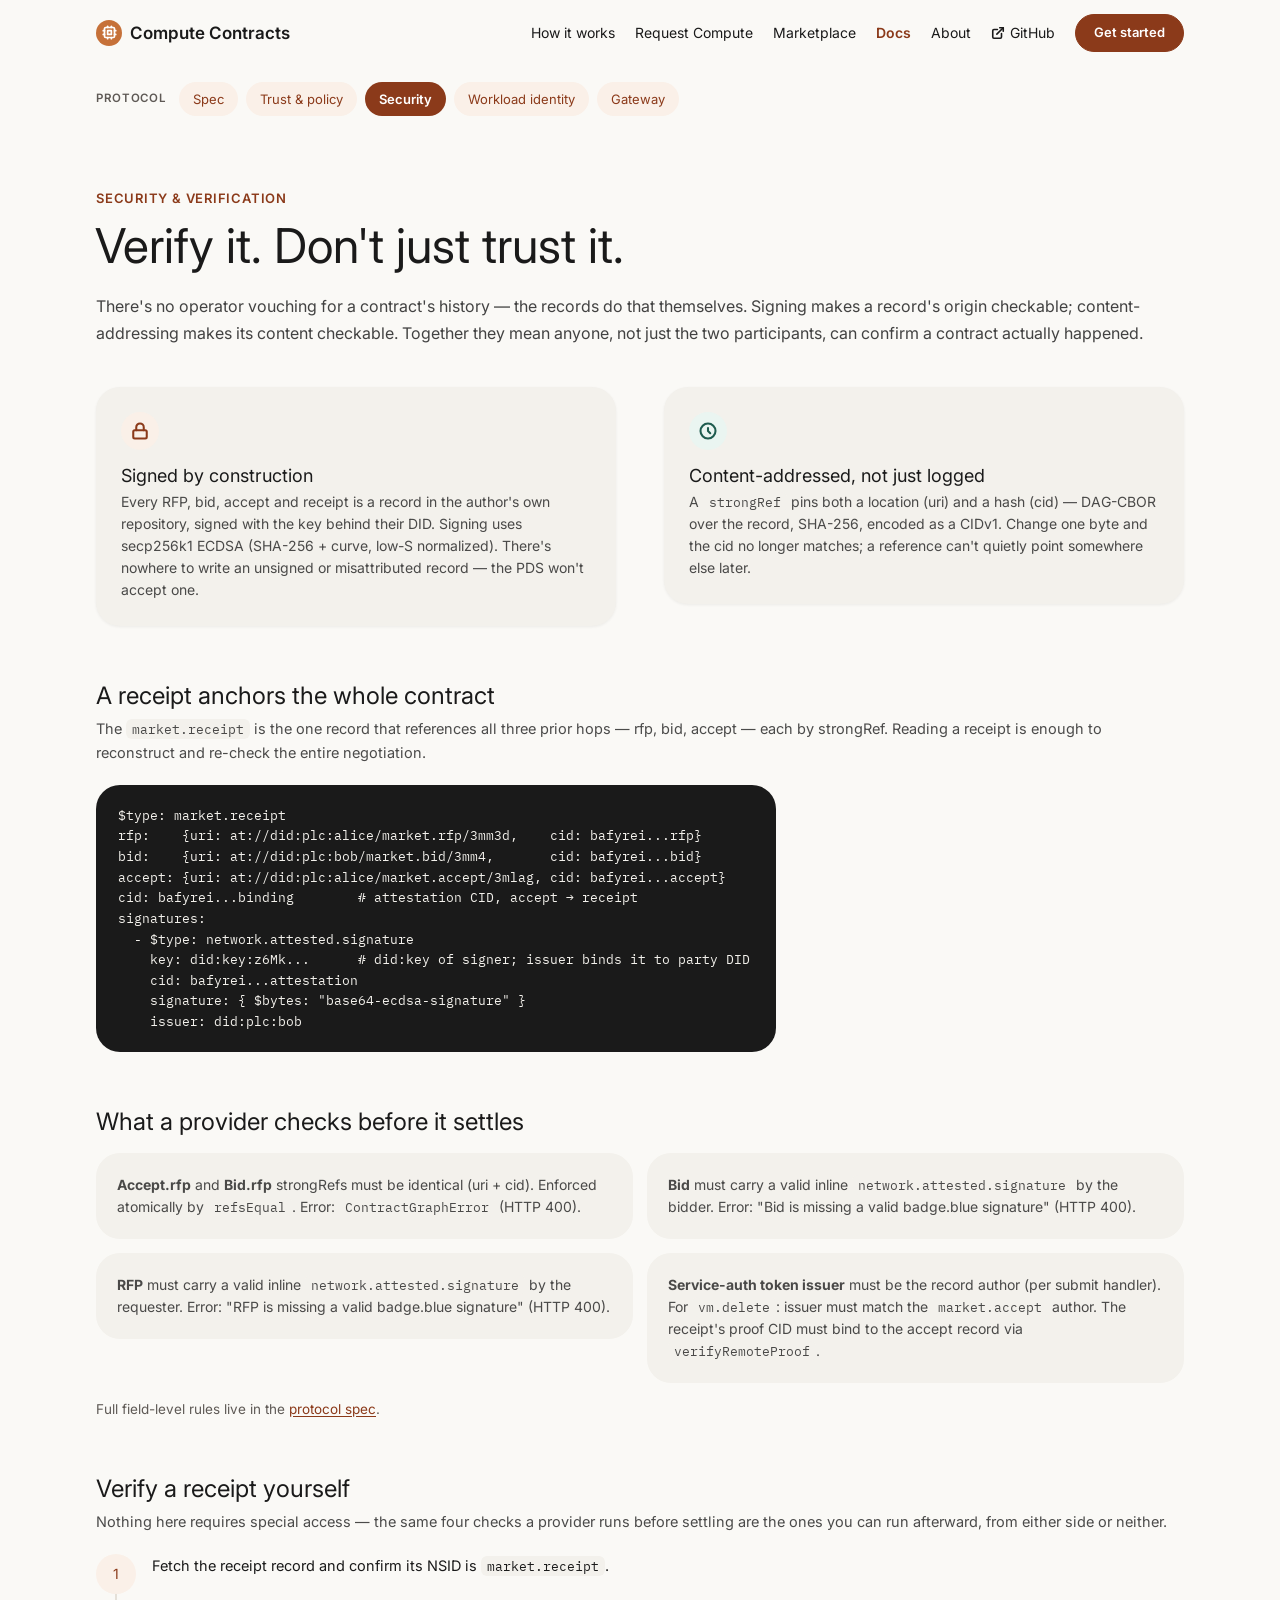
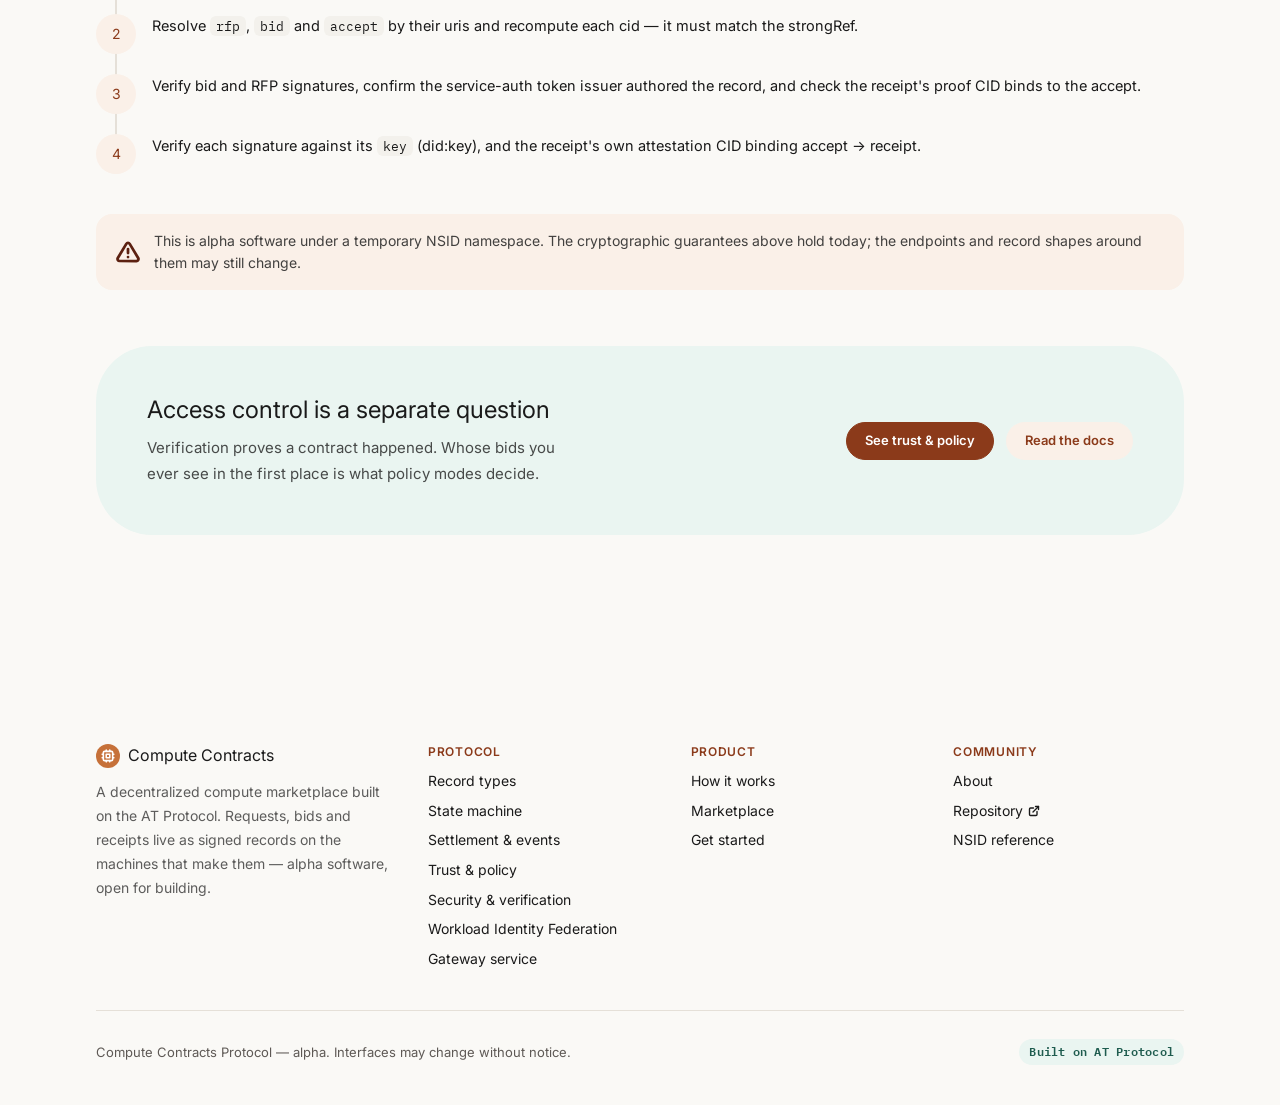
<file: security.html>
<!DOCTYPE html>
<html lang="en">
<head>
  <meta charset="utf-8">
  <meta name="viewport" content="width=device-width, initial-scale=1">
  <meta name="description" content="Security and verification — every record in the contract chain is independently verifiable">
  <link rel="preconnect" href="https://fonts.googleapis.com">
  <link href="https://fonts.googleapis.com/css2?family=Inter:wght@400;500;600;700;800&family=IBM+Plex+Mono:wght@400;500;600&display=swap" rel="stylesheet">
  <link rel="stylesheet" href="styles.css">
  <title>Security & Verification — Compute Contracts Protocol</title>
</head>
<body>
  <swc-nav current="docs"></swc-nav>
  <swc-docs-subnav current="security"></swc-docs-subnav>

  <main class="swc-content">

    <section style="padding:72px 0 40px;">
      <span style="display:block;font-size:13px;letter-spacing:0.06em;text-transform:uppercase;font-weight:600;color:var(--color-accent-700);margin:0 0 12px;">Security &amp; verification</span>
      <h1 style="margin-left:-0.028em;">Verify it. Don't just trust it.</h1>
      <p style="font-size:16px;line-height:27px;margin:20px 0 0;color:color-mix(in srgb, var(--color-text) 82%, transparent);">There's no operator vouching for a contract's history — the records do that themselves. Signing makes a record's origin checkable; content-addressing makes its content checkable. Together they mean anyone, not just the two participants, can confirm a contract actually happened.</p>
    </section>

    <section style="padding-bottom:56px;">
      <div class="two-col">
        <div class="card elev-sm" style="padding:24px;">
          <div style="width:38px;height:38px;border-radius:50%;background:var(--color-accent-100);display:flex;align-items:center;justify-content:center;">
            <svg width="18" height="18" viewBox="0 0 24 24" fill="none" stroke="var(--color-accent-700)" stroke-width="2.75" stroke-linecap="round" stroke-linejoin="round"><rect x="3" y="11" width="18" height="11" rx="2" ry="2"/><path d="M7 11V7a5 5 0 0 1 10 0v4"/></svg>
          </div>
          <h3 style="font-size:18px;margin:14px 0 4px;">Signed by construction</h3>
          <p class="card-body" style="font-size:14px;">Every RFP, bid, accept and receipt is a record in the author's own repository, signed with the key behind their DID. Signing uses secp256k1 ECDSA (SHA-256 + curve, low-S normalized). There's nowhere to write an unsigned or misattributed record — the PDS won't accept one.</p>
        </div>
        <div class="card elev-sm" style="padding:24px;">
          <div style="width:38px;height:38px;border-radius:50%;background:var(--color-accent-2-100);display:flex;align-items:center;justify-content:center;">
            <svg width="18" height="18" viewBox="0 0 24 24" fill="none" stroke="var(--color-accent-2-700)" stroke-width="2.75" stroke-linecap="round" stroke-linejoin="round"><circle cx="12" cy="12" r="10"/><path d="M12 8v4l3 3"/></svg>
          </div>
          <h3 style="font-size:18px;margin:14px 0 4px;">Content-addressed, not just logged</h3>
          <p class="card-body" style="font-size:14px;">A <code class="inline-code">strongRef</code> pins both a location (uri) and a hash (cid) — DAG-CBOR over the record, SHA-256, encoded as a CIDv1. Change one byte and the cid no longer matches; a reference can't quietly point somewhere else later.</p>
        </div>
      </div>
    </section>

    <section style="padding-bottom:56px;">
      <h2 style="font-family:var(--font-heading);font-weight:400;font-size:24px;margin:0 0 6px;">A receipt anchors the whole contract</h2>
      <p style="font-size:14.5px;line-height:24px;margin:0 0 20px;color:color-mix(in srgb, var(--color-text) 78%, transparent);">The <code class="inline-code">market.receipt</code> is the one record that references all three prior hops — rfp, bid, accept — each by strongRef. Reading a receipt is enough to reconstruct and re-check the entire negotiation.</p>
      <pre class="code-block" style="max-width:680px;"><code>$type: market.receipt
rfp:    {uri: at://did:plc:alice/market.rfp/3mm3d,    cid: bafyrei...rfp}
bid:    {uri: at://did:plc:bob/market.bid/3mm4,       cid: bafyrei...bid}
accept: {uri: at://did:plc:alice/market.accept/3mlag, cid: bafyrei...accept}
cid: bafyrei...binding        # attestation CID, accept → receipt
signatures:
  - $type: network.attested.signature
    key: did:key:z6Mk...      # did:key of signer; issuer binds it to party DID
    cid: bafyrei...attestation
    signature: { $bytes: "base64-ecdsa-signature" }
    issuer: did:plc:bob</code></pre>
    </section>

    <section style="padding-bottom:56px;">
      <h2 style="font-family:var(--font-heading);font-weight:400;font-size:24px;margin:0 0 16px;">What a provider checks before it settles</h2>
      <div class="two-col" style="gap:14px;">
        <div class="card" style="padding:20px;"><p class="card-body" style="font-size:14px;margin:0;"><strong>Accept.rfp</strong> and <strong>Bid.rfp</strong> strongRefs must be identical (uri + cid). Enforced atomically by <code class="inline-code">refsEqual</code>. Error: <code class="inline-code">ContractGraphError</code> (HTTP 400).</p></div>
        <div class="card" style="padding:20px;"><p class="card-body" style="font-size:14px;margin:0;"><strong>Bid</strong> must carry a valid inline <code class="inline-code">network.attested.signature</code> by the bidder. Error: "Bid is missing a valid badge.blue signature" (HTTP 400).</p></div>
        <div class="card" style="padding:20px;"><p class="card-body" style="font-size:14px;margin:0;"><strong>RFP</strong> must carry a valid inline <code class="inline-code">network.attested.signature</code> by the requester. Error: "RFP is missing a valid badge.blue signature" (HTTP 400).</p></div>
        <div class="card" style="padding:20px;"><p class="card-body" style="font-size:14px;margin:0;"><strong>Service-auth token issuer</strong> must be the record author (per submit handler). For <code class="inline-code">vm.delete</code>: issuer must match the <code class="inline-code">market.accept</code> author. The receipt's proof CID must bind to the accept record via <code class="inline-code">verifyRemoteProof</code>.</p></div>
      </div>
      <p style="font-size:13.5px;margin:16px 0 0;color:var(--color-text-faint);">Full field-level rules live in the <a href="docs.html#authority">protocol spec</a>.</p>
    </section>

    <section style="padding-bottom:56px;">
      <h2 style="font-family:var(--font-heading);font-weight:400;font-size:24px;margin:0 0 6px;">Verify a receipt yourself</h2>
      <p style="font-size:14.5px;line-height:24px;margin:0 0 20px;color:color-mix(in srgb, var(--color-text) 78%, transparent);">Nothing here requires special access — the same four checks a provider runs before settling are the ones you can run afterward, from either side or neither.</p>
      <div class="verification-steps">
        <div class="vstep">
          <div class="vstep__marker">1</div>
          <p>Fetch the receipt record and confirm its NSID is <code class="inline-code">market.receipt</code>.</p>
        </div>
        <div class="vstep">
          <div class="vstep__marker">2</div>
          <p>Resolve <code class="inline-code">rfp</code>, <code class="inline-code">bid</code> and <code class="inline-code">accept</code> by their uris and recompute each cid — it must match the strongRef.</p>
        </div>
        <div class="vstep">
          <div class="vstep__marker">3</div>
          <p>Verify bid and RFP signatures, confirm the service-auth token issuer authored the record, and check the receipt's proof CID binds to the accept.</p>
        </div>
        <div class="vstep">
          <div class="vstep__marker">4</div>
          <p>Verify each signature against its <code class="inline-code">key</code> (did:key), and the receipt's own attestation CID binding accept → receipt.</p>
        </div>
      </div>
    </section>

    <section style="padding-bottom:56px;">
      <div class="notice notice--warn">
        <svg width="24" height="24" style="flex:none;" viewBox="0 0 24 24" fill="none" stroke="currentColor" stroke-width="2.75" stroke-linecap="round" stroke-linejoin="round"><path d="M10.29 3.86 1.82 18a2 2 0 0 0 1.71 3h16.94a2 2 0 0 0 1.71-3L13.71 3.86a2 2 0 0 0-3.42 0Z"/><line x1="12" x2="12" y1="9" y2="13"/><line x1="12" x2="12.01" y1="17" y2="17"/></svg>
        <p style="margin:0;color:color-mix(in srgb, var(--color-text) 82%, transparent);">This is alpha software under a temporary NSID namespace. The cryptographic guarantees above hold today; the endpoints and record shapes around them may still change.</p>
      </div>
    </section>

    <section style="padding-bottom:64px;">
      <div class="cta-banner">
        <div class="cta-banner__text">
          <h3>Access control is a separate question</h3>
          <p>Verification proves a contract happened. Whose bids you ever see in the first place is what policy modes decide.</p>
        </div>
        <div class="cta-banner__actions">
          <a href="trust.html" class="btn btn-primary">See trust &amp; policy</a>
          <a href="docs.html" class="btn btn-secondary">Read the docs</a>
        </div>
      </div>
    </section>

  </main>

  <swc-footer></swc-footer>

  <script type="module" src="components/swc-nav.js"></script>
  <script type="module" src="components/swc-footer.js"></script>
  <script type="module" src="components/swc-docs-subnav.js"></script>
</body>
</html>
</file>
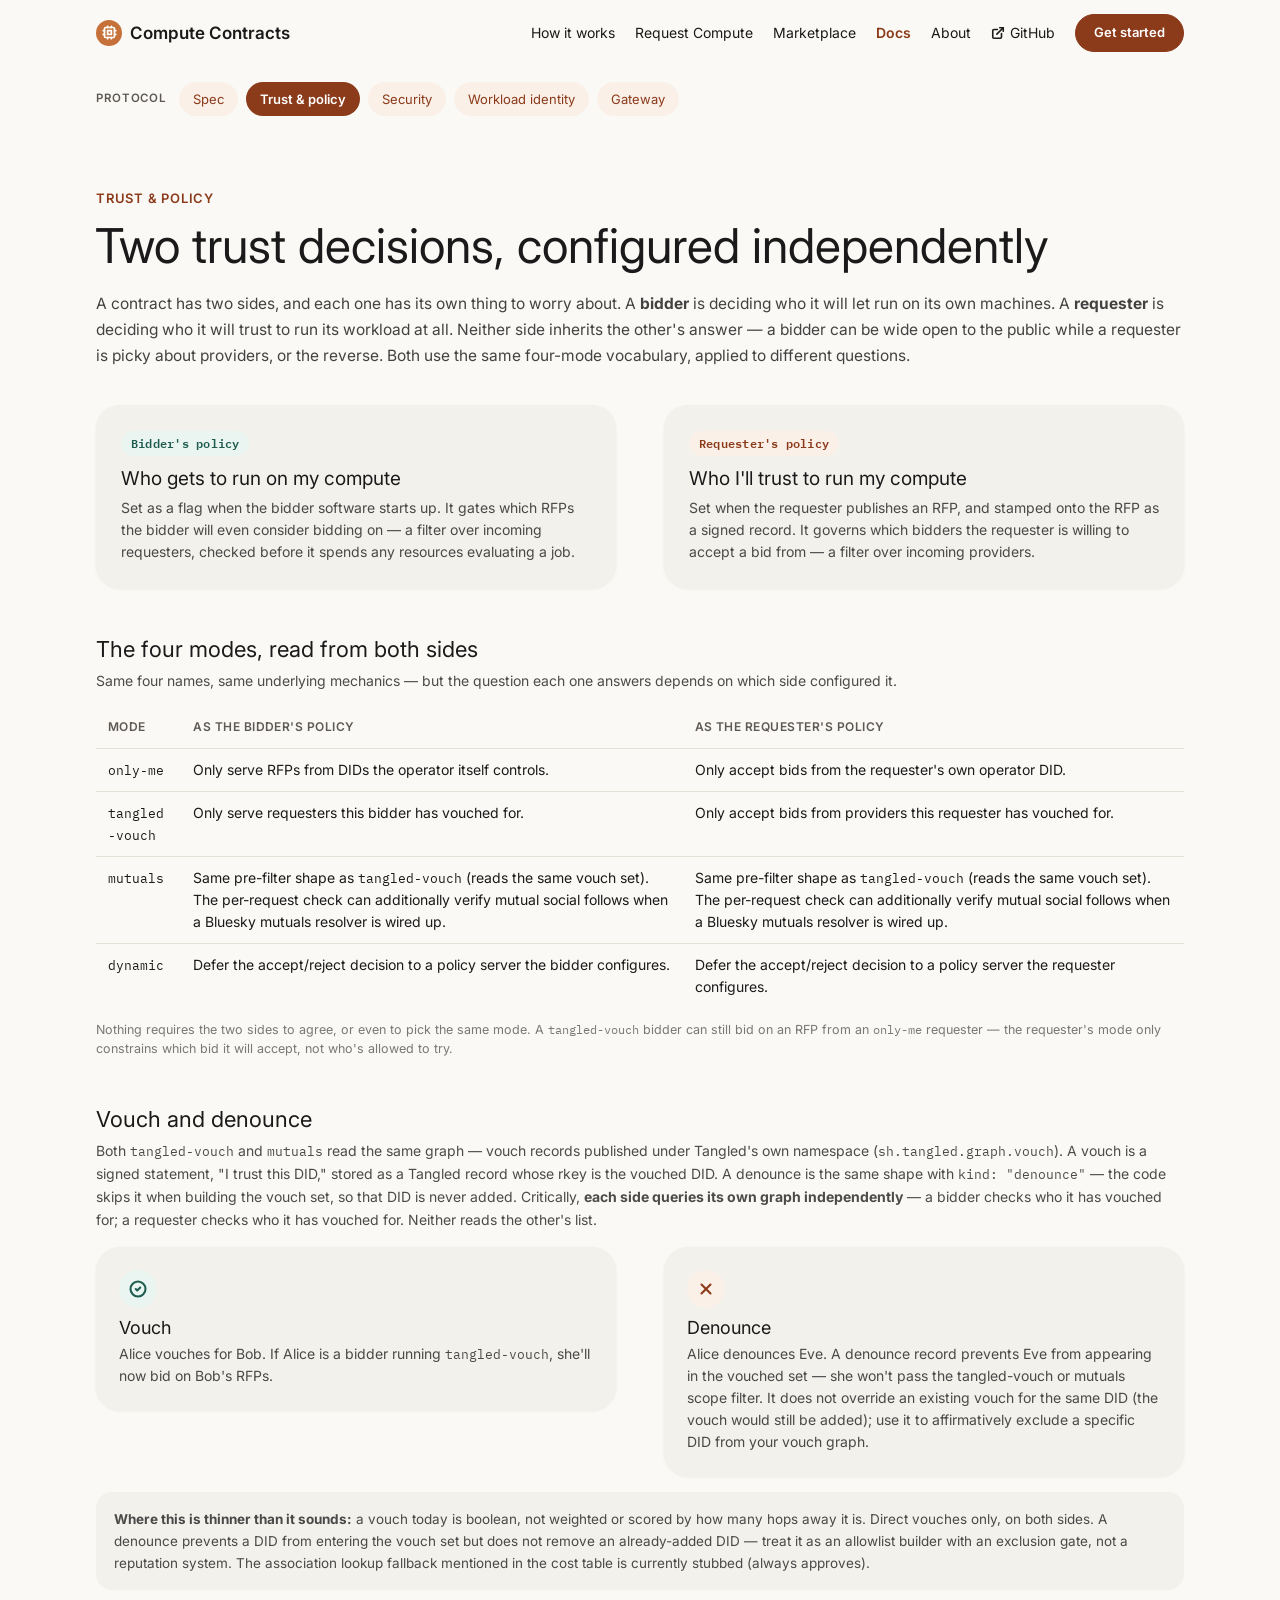
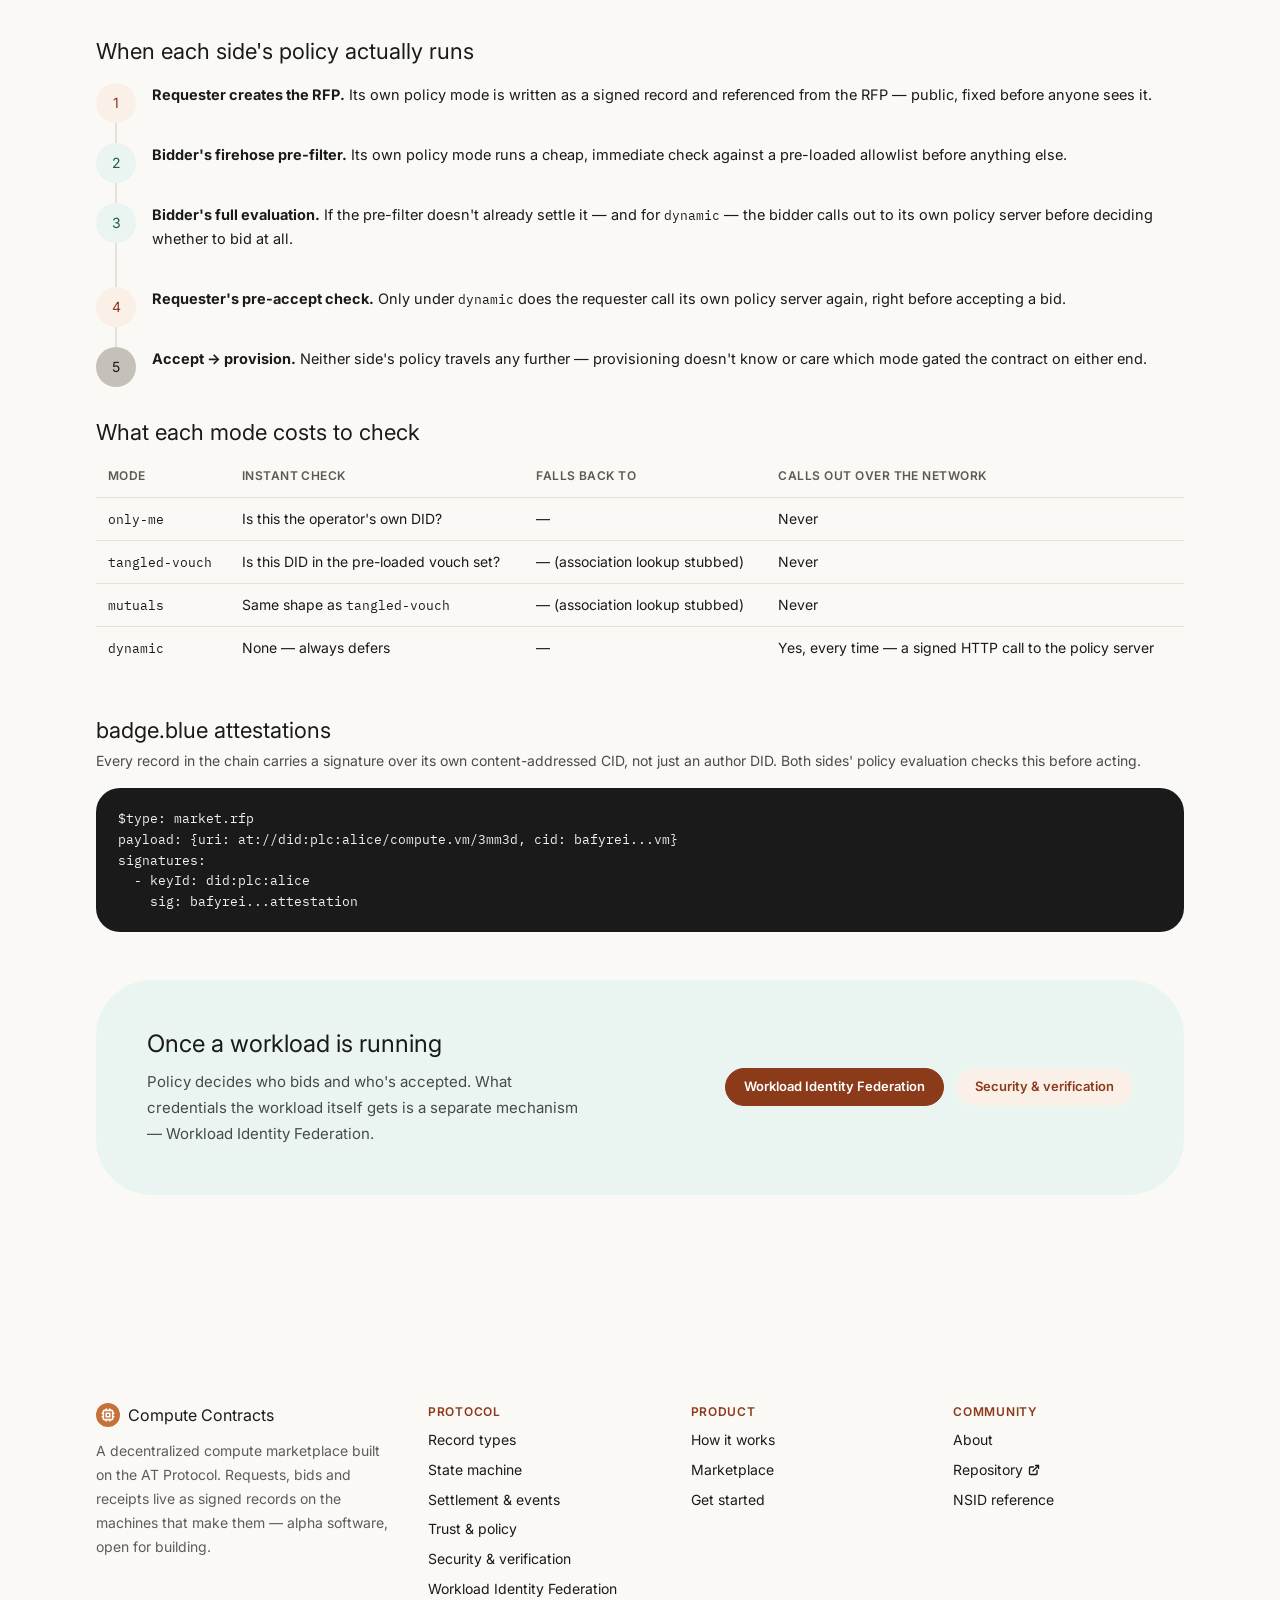
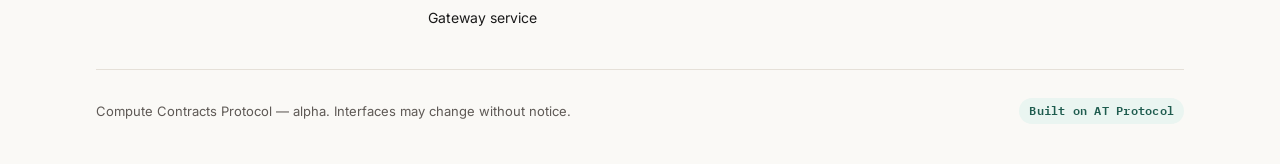
<file: trust.html>
<!DOCTYPE html>
<html lang="en">
<head>
  <meta charset="utf-8">
  <meta name="viewport" content="width=device-width, initial-scale=1">
  <meta name="description" content="Trust &amp; policy — two trust decisions, configured independently">
  <link rel="preconnect" href="https://fonts.googleapis.com">
  <link href="https://fonts.googleapis.com/css2?family=Inter:wght@400;500;600;700;800&family=IBM+Plex+Mono:wght@400;500;600&display=swap" rel="stylesheet">
  <link rel="stylesheet" href="styles.css">
  <title>Trust &amp; Policy — Compute Contracts Protocol</title>
</head>
<body>
  <swc-nav current="docs"></swc-nav>
  <swc-docs-subnav current="trust"></swc-docs-subnav>

  <main class="swc-content">

    <section style="padding:72px 0 36px;">
      <span style="display:block;font-size:13px;letter-spacing:0.06em;text-transform:uppercase;font-weight:600;color:var(--color-accent-700);margin:0 0 12px;">Trust &amp; policy</span>
      <h1 style="margin-left:-0.028em;">Two trust decisions, configured independently</h1>
      <p style="font-size:15.5px;line-height:26px;margin:18px 0 0;color:color-mix(in srgb, var(--color-text) 82%, transparent);">A contract has two sides, and each one has its own thing to worry about. A <strong>bidder</strong> is deciding who it will let run on its own machines. A <strong>requester</strong> is deciding who it will trust to run its workload at all. Neither side inherits the other's answer — a bidder can be wide open to the public while a requester is picky about providers, or the reverse. Both use the same four-mode vocabulary, applied to different questions.</p>
    </section>

    <section style="padding-bottom:48px;">
      <div class="two-col">
        <div class="card elev-sm" style="padding:24px;">
          <span class="tag tag-accent-2">Bidder's policy</span>
          <h2 style="font-size:19px;margin:12px 0 6px;">Who gets to run on my compute</h2>
          <p class="card-body" style="font-size:14px;">Set as a flag when the bidder software starts up. It gates which RFPs the bidder will even consider bidding on — a filter over incoming requesters, checked before it spends any resources evaluating a job.</p>
        </div>
        <div class="card elev-sm" style="padding:24px;">
          <span class="tag tag-accent">Requester's policy</span>
          <h2 style="font-size:19px;margin:12px 0 6px;">Who I'll trust to run my compute</h2>
          <p class="card-body" style="font-size:14px;">Set when the requester publishes an RFP, and stamped onto the RFP as a signed record. It governs which bidders the requester is willing to accept a bid from — a filter over incoming providers.</p>
        </div>
      </div>
    </section>

    <section style="padding-bottom:48px;">
      <h2 style="font-family:var(--font-heading);font-weight:400;font-size:22px;margin:0 0 6px;">The four modes, read from both sides</h2>
      <p style="font-size:14px;line-height:23px;margin:0 0 16px;color:color-mix(in srgb, var(--color-text) 78%, transparent);">Same four names, same underlying mechanics — but the question each one answers depends on which side configured it.</p>
      <table class="table">
        <thead><tr><th>Mode</th><th>As the bidder's policy</th><th>As the requester's policy</th></tr></thead>
        <tbody>
          <tr><td><code style="font:12.5px var(--font-mono);">only-me</code></td><td>Only serve RFPs from DIDs the operator itself controls.</td><td>Only accept bids from the requester's own operator DID.</td></tr>
          <tr><td><code style="font:12.5px var(--font-mono);">tangled-vouch</code></td><td>Only serve requesters this bidder has vouched for.</td><td>Only accept bids from providers this requester has vouched for.</td></tr>
          <tr><td><code style="font:12.5px var(--font-mono);">mutuals</code></td><td>Same pre-filter shape as <code style="font:12.5px var(--font-mono);">tangled-vouch</code> (reads the same vouch set). The per-request check can additionally verify mutual social follows when a Bluesky mutuals resolver is wired up.</td><td>Same pre-filter shape as <code style="font:12.5px var(--font-mono);">tangled-vouch</code> (reads the same vouch set). The per-request check can additionally verify mutual social follows when a Bluesky mutuals resolver is wired up.</td></tr>
          <tr><td><code style="font:12.5px var(--font-mono);">dynamic</code></td><td>Defer the accept/reject decision to a policy server the bidder configures.</td><td>Defer the accept/reject decision to a policy server the requester configures.</td></tr>
        </tbody>
      </table>
      <p style="font-size:12.5px;margin:12px 0 0;color:color-mix(in srgb, var(--color-text) 58%, transparent);">Nothing requires the two sides to agree, or even to pick the same mode. A <code style="font:12px var(--font-mono);">tangled-vouch</code> bidder can still bid on an RFP from an <code style="font:12px var(--font-mono);">only-me</code> requester — the requester's mode only constrains which bid it will accept, not who's allowed to try.</p>
    </section>

    <section style="padding-bottom:48px;">
      <h2 style="font-family:var(--font-heading);font-weight:400;font-size:22px;margin:0 0 6px;">Vouch and denounce</h2>
      <p style="font-size:14px;line-height:23px;margin:0 0 16px;color:color-mix(in srgb, var(--color-text) 78%, transparent);">Both <code style="font:12.5px var(--font-mono);">tangled-vouch</code> and <code style="font:12.5px var(--font-mono);">mutuals</code> read the same graph — vouch records published under Tangled's own namespace (<code style="font:12.5px var(--font-mono);">sh.tangled.graph.vouch</code>). A vouch is a signed statement, "I trust this DID," stored as a Tangled record whose rkey is the vouched DID. A denounce is the same shape with <code style="font:12.5px var(--font-mono);">kind: "denounce"</code> — the code skips it when building the vouch set, so that DID is never added. Critically, <strong>each side queries its own graph independently</strong> — a bidder checks who it has vouched for; a requester checks who it has vouched for. Neither reads the other's list.</p>
      <div class="two-col">
        <div class="card elev-sm" style="padding:22px;">
          <div style="width:38px;height:38px;border-radius:50%;background:var(--color-accent-2-100);display:flex;align-items:center;justify-content:center;">
            <svg width="18" height="18" viewBox="0 0 24 24" fill="none" stroke="var(--color-accent-2-700)" stroke-width="2.75" stroke-linecap="round" stroke-linejoin="round"><circle cx="12" cy="12" r="10"/><path d="m9 12 2 2 4-4"/></svg>
          </div>
          <h3 style="font-size:18px;margin:8px 0 0;">Vouch</h3>
          <p class="card-body" style="font-size:14px;">Alice vouches for Bob. If Alice is a bidder running <code style="font:12.5px var(--font-mono);">tangled-vouch</code>, she'll now bid on Bob's RFPs.</p>
        </div>
        <div class="card elev-sm" style="padding:22px;">
          <div style="width:38px;height:38px;border-radius:50%;background:var(--color-accent-100);display:flex;align-items:center;justify-content:center;">
            <svg width="18" height="18" viewBox="0 0 24 24" fill="none" stroke="var(--color-accent-700)" stroke-width="2.75" stroke-linecap="round" stroke-linejoin="round"><path d="M18 6 6 18"/><path d="m6 6 12 12"/></svg>
          </div>
          <h3 style="font-size:18px;margin:8px 0 0;">Denounce</h3>
          <p class="card-body" style="font-size:14px;">Alice denounces Eve. A denounce record prevents Eve from appearing in the vouched set — she won't pass the tangled-vouch or mutuals scope filter. It does not override an existing vouch for the same DID (the vouch would still be added); use it to affirmatively exclude a specific DID from your vouch graph.</p>
        </div>
      </div>
      <div style="margin-top:16px;padding:16px 18px;background:var(--color-surface);border-radius:16px;">
        <p style="font-size:13.5px;line-height:22px;margin:0;color:color-mix(in srgb, var(--color-text) 78%, transparent);"><strong>Where this is thinner than it sounds:</strong> a vouch today is boolean, not weighted or scored by how many hops away it is. Direct vouches only, on both sides. A denounce prevents a DID from entering the vouch set but does not remove an already-added DID — treat it as an allowlist builder with an exclusion gate, not a reputation system. The association lookup fallback mentioned in the cost table is currently stubbed (always approves).</p>
      </div>
    </section>

    <section style="padding-bottom:48px;">
      <h2 style="font-family:var(--font-heading);font-weight:400;font-size:22px;margin:0 0 18px;">When each side's policy actually runs</h2>
      <div class="verification-steps">
        <div class="vstep">
          <div class="vstep__marker">1</div>
          <p><strong>Requester creates the RFP.</strong> Its own policy mode is written as a signed record and referenced from the RFP — public, fixed before anyone sees it.</p>
        </div>
        <div class="vstep">
          <div class="vstep__marker vstep__marker--echo">2</div>
          <p><strong>Bidder's firehose pre-filter.</strong> Its own policy mode runs a cheap, immediate check against a pre-loaded allowlist before anything else.</p>
        </div>
        <div class="vstep">
          <div class="vstep__marker vstep__marker--echo">3</div>
          <p><strong>Bidder's full evaluation.</strong> If the pre-filter doesn't already settle it — and for <code style="font:12.5px var(--font-mono);">dynamic</code> — the bidder calls out to its own policy server before deciding whether to bid at all.</p>
        </div>
        <div class="vstep">
          <div class="vstep__marker">4</div>
          <p><strong>Requester's pre-accept check.</strong> Only under <code style="font:12.5px var(--font-mono);">dynamic</code> does the requester call its own policy server again, right before accepting a bid.</p>
        </div>
        <div class="vstep">
          <div class="vstep__marker" style="background:var(--color-neutral-300);color:var(--color-text);">5</div>
          <p><strong>Accept → provision.</strong> Neither side's policy travels any further — provisioning doesn't know or care which mode gated the contract on either end.</p>
        </div>
      </div>
    </section>

    <section style="padding-bottom:48px;">
      <h2 style="font-family:var(--font-heading);font-weight:400;font-size:22px;margin:0 0 12px;">What each mode costs to check</h2>
      <table class="table">
        <thead><tr><th>Mode</th><th>Instant check</th><th>Falls back to</th><th>Calls out over the network</th></tr></thead>
        <tbody>
          <tr><td><code style="font:12.5px var(--font-mono);">only-me</code></td><td>Is this the operator's own DID?</td><td>—</td><td>Never</td></tr>
          <tr><td><code style="font:12.5px var(--font-mono);">tangled-vouch</code></td><td>Is this DID in the pre-loaded vouch set?</td><td>— (association lookup stubbed)</td><td>Never</td></tr>
          <tr><td><code style="font:12.5px var(--font-mono);">mutuals</code></td><td>Same shape as <code style="font:12.5px var(--font-mono);">tangled-vouch</code></td><td>— (association lookup stubbed)</td><td>Never</td></tr>
          <tr><td><code style="font:12.5px var(--font-mono);">dynamic</code></td><td>None — always defers</td><td>—</td><td>Yes, every time — a signed HTTP call to the policy server</td></tr>
        </tbody>
      </table>
    </section>

    <section style="padding-bottom:48px;">
      <h2 style="font-family:var(--font-heading);font-weight:400;font-size:22px;margin:0 0 6px;">badge.blue attestations</h2>
      <p style="font-size:14px;line-height:23px;margin:0 0 16px;color:color-mix(in srgb, var(--color-text) 78%, transparent);">Every record in the chain carries a signature over its own content-addressed CID, not just an author DID. Both sides' policy evaluation checks this before acting.</p>
      <pre class="code-block" style="max-width:100%;"><code>$type: market.rfp
payload: {uri: at://did:plc:alice/compute.vm/3mm3d, cid: bafyrei...vm}
signatures:
  - keyId: did:plc:alice
    sig: bafyrei...attestation</code></pre>
    </section>

    <section style="padding-bottom:64px;">
      <div class="cta-banner">
        <div class="cta-banner__text">
          <h3>Once a workload is running</h3>
          <p>Policy decides who bids and who's accepted. What credentials the workload itself gets is a separate mechanism — Workload Identity Federation.</p>
        </div>
        <div class="cta-banner__actions">
          <a href="workload-identity.html" class="btn btn-primary">Workload Identity Federation</a>
          <a href="security.html" class="btn btn-secondary">Security &amp; verification</a>
        </div>
      </div>
    </section>

  </main>

  <swc-footer></swc-footer>

  <script type="module" src="components/swc-nav.js"></script>
  <script type="module" src="components/swc-footer.js"></script>
  <script type="module" src="components/swc-docs-subnav.js"></script>
</body>
</html>
</file>
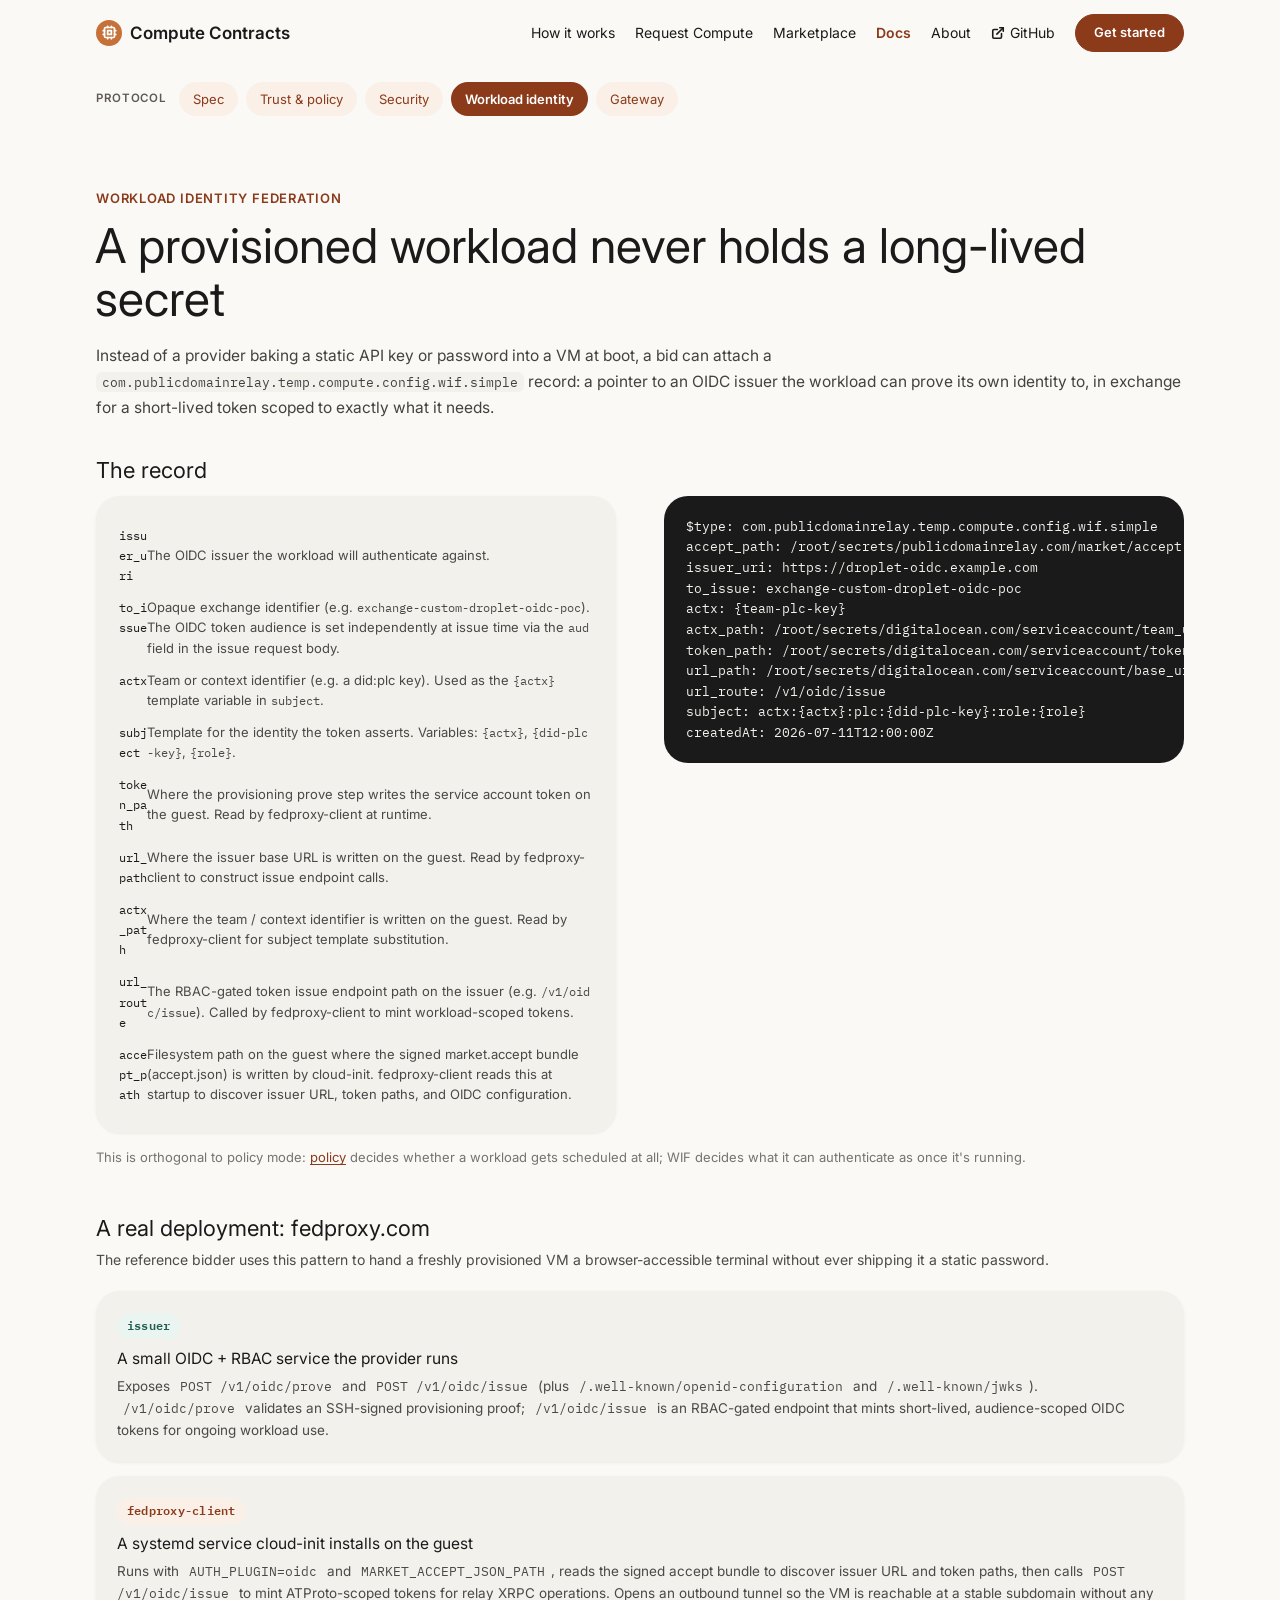
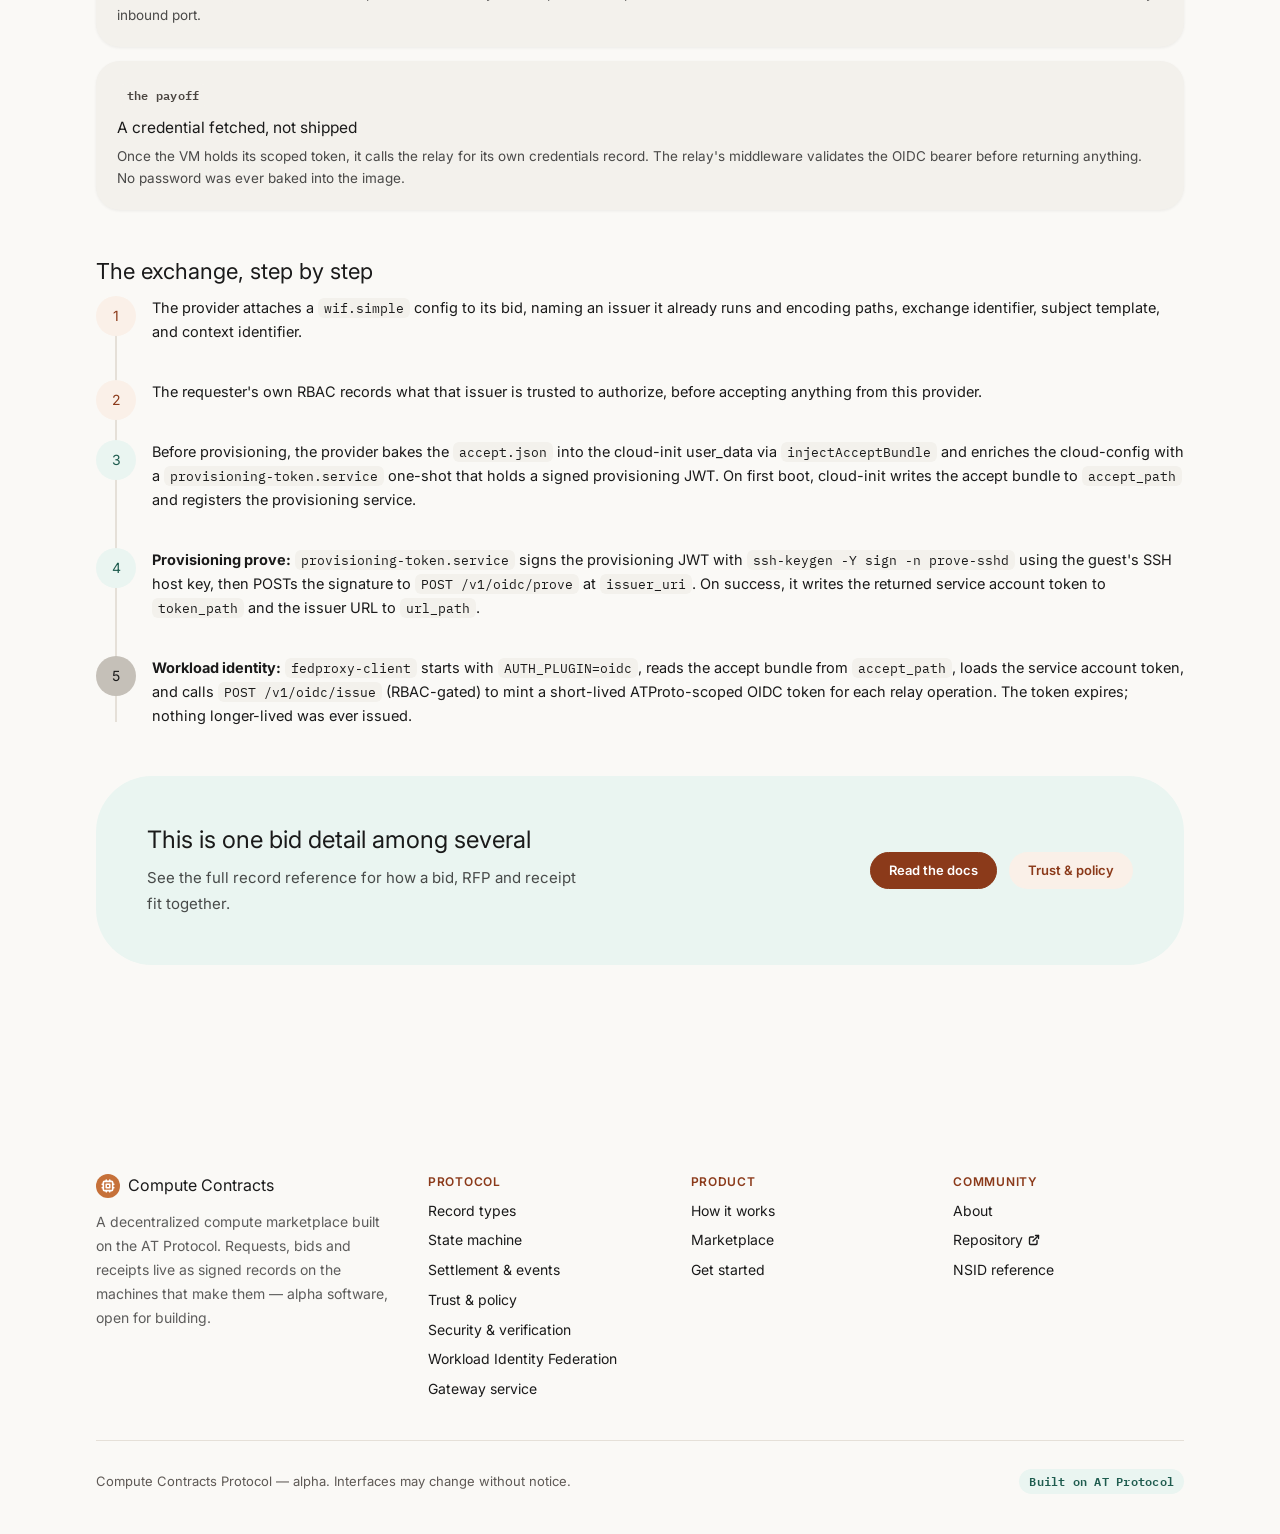
<file: workload-identity.html>
<!DOCTYPE html>
<html lang="en">
<head>
  <meta charset="utf-8">
  <meta name="viewport" content="width=device-width, initial-scale=1">
  <meta name="description" content="Workload Identity Federation — a provisioned workload never holds a long-lived secret">
  <link rel="preconnect" href="https://fonts.googleapis.com">
  <link href="https://fonts.googleapis.com/css2?family=Inter:wght@400;500;600;700;800&family=IBM+Plex+Mono:wght@400;500;600&display=swap" rel="stylesheet">
  <link rel="stylesheet" href="styles.css">
  <title>Workload Identity Federation — Compute Contracts Protocol</title>
</head>
<body>
  <swc-nav current="docs"></swc-nav>
  <swc-docs-subnav current="wif"></swc-docs-subnav>

  <main class="swc-content">

    <section style="padding:72px 0 36px;">
      <span style="display:block;font-size:13px;letter-spacing:0.06em;text-transform:uppercase;font-weight:600;color:var(--color-accent-700);margin:0 0 12px;">Workload Identity Federation</span>
      <h1 style="margin-left:-0.028em;">A provisioned workload never holds a long-lived secret</h1>
      <p style="font-size:15.5px;line-height:26px;margin:18px 0 0;color:color-mix(in srgb, var(--color-text) 82%, transparent);">Instead of a provider baking a static API key or password into a VM at boot, a bid can attach a <code class="inline-code">com.publicdomainrelay.temp.compute.config.wif.simple</code> record: a pointer to an OIDC issuer the workload can prove its own identity to, in exchange for a short-lived token scoped to exactly what it needs.</p>
    </section>

    <section style="padding-bottom:48px;">
      <h2 style="font-family:var(--font-heading);font-weight:400;font-size:22px;margin:0 0 12px;">The record</h2>
      <div class="two-col">
        <div class="card elev-sm" style="padding:22px;min-width:0;">
          <table style="width:100%;border-collapse:collapse;font-size:13px;">
            <tbody>
              <tr><td style="padding:6px 0;vertical-align:top;"><code style="font:12px var(--font-mono);">issuer_uri</code></td><td style="padding:6px 0;color:color-mix(in srgb, var(--color-text) 78%, transparent);">The OIDC issuer the workload will authenticate against.</td></tr>
              <tr><td style="padding:6px 0;vertical-align:top;"><code style="font:12px var(--font-mono);">to_issue</code></td><td style="padding:6px 0;color:color-mix(in srgb, var(--color-text) 78%, transparent);">Opaque exchange identifier (e.g. <code style="font:12px var(--font-mono);">exchange-custom-droplet-oidc-poc</code>). The OIDC token audience is set independently at issue time via the <code style="font:12px var(--font-mono);">aud</code> field in the issue request body.</td></tr>
              <tr><td style="padding:6px 0;vertical-align:top;"><code style="font:12px var(--font-mono);">actx</code></td><td style="padding:6px 0;color:color-mix(in srgb, var(--color-text) 78%, transparent);">Team or context identifier (e.g. a did:plc key). Used as the <code style="font:12px var(--font-mono);">{actx}</code> template variable in <code style="font:12px var(--font-mono);">subject</code>.</td></tr>
              <tr><td style="padding:6px 0;vertical-align:top;"><code style="font:12px var(--font-mono);">subject</code></td><td style="padding:6px 0;color:color-mix(in srgb, var(--color-text) 78%, transparent);">Template for the identity the token asserts. Variables: <code style="font:11.5px var(--font-mono);">{actx}</code>, <code style="font:11.5px var(--font-mono);">{did-plc-key}</code>, <code style="font:11.5px var(--font-mono);">{role}</code>.</td></tr>
              <tr><td style="padding:6px 0;vertical-align:top;"><code style="font:12px var(--font-mono);">token_path</code></td><td style="padding:6px 0;color:color-mix(in srgb, var(--color-text) 78%, transparent);">Where the provisioning prove step writes the service account token on the guest. Read by fedproxy-client at runtime.</td></tr>
              <tr><td style="padding:6px 0;vertical-align:top;"><code style="font:12px var(--font-mono);">url_path</code></td><td style="padding:6px 0;color:color-mix(in srgb, var(--color-text) 78%, transparent);">Where the issuer base URL is written on the guest. Read by fedproxy-client to construct issue endpoint calls.</td></tr>
              <tr><td style="padding:6px 0;vertical-align:top;"><code style="font:12px var(--font-mono);">actx_path</code></td><td style="padding:6px 0;color:color-mix(in srgb, var(--color-text) 78%, transparent);">Where the team / context identifier is written on the guest. Read by fedproxy-client for subject template substitution.</td></tr>
              <tr><td style="padding:6px 0;vertical-align:top;"><code style="font:12px var(--font-mono);">url_route</code></td><td style="padding:6px 0;color:color-mix(in srgb, var(--color-text) 78%, transparent);">The RBAC-gated token issue endpoint path on the issuer (e.g. <code style="font:12px var(--font-mono);">/v1/oidc/issue</code>). Called by fedproxy-client to mint workload-scoped tokens.</td></tr>
              <tr><td style="padding:6px 0;vertical-align:top;"><code style="font:12px var(--font-mono);">accept_path</code></td><td style="padding:6px 0;color:color-mix(in srgb, var(--color-text) 78%, transparent);">Filesystem path on the guest where the signed market.accept bundle (accept.json) is written by cloud-init. fedproxy-client reads this at startup to discover issuer URL, token paths, and OIDC configuration.</td></tr>
            </tbody>
          </table>
        </div>
        <pre class="code-block" style="min-width:0;"><code>$type: com.publicdomainrelay.temp.compute.config.wif.simple
accept_path: /root/secrets/publicdomainrelay.com/market/accept.json
issuer_uri: https://droplet-oidc.example.com
to_issue: exchange-custom-droplet-oidc-poc
actx: {team-plc-key}
actx_path: /root/secrets/digitalocean.com/serviceaccount/team_uuid
token_path: /root/secrets/digitalocean.com/serviceaccount/token
url_path: /root/secrets/digitalocean.com/serviceaccount/base_url
url_route: /v1/oidc/issue
subject: actx:{actx}:plc:{did-plc-key}:role:{role}
createdAt: 2026-07-11T12:00:00Z</code></pre>
      </div>
      <p style="font-size:13px;margin:14px 0 0;color:color-mix(in srgb, var(--color-text) 60%, transparent);">This is orthogonal to policy mode: <a href="trust.html">policy</a> decides whether a workload gets scheduled at all; WIF decides what it can authenticate as once it's running.</p>
    </section>

    <section style="padding-bottom:48px;">
      <h2 style="font-family:var(--font-heading);font-weight:400;font-size:22px;margin:0 0 6px;">A real deployment: fedproxy.com</h2>
      <p style="font-size:14px;line-height:23px;margin:0 0 20px;color:color-mix(in srgb, var(--color-text) 78%, transparent);">The reference bidder uses this pattern to hand a freshly provisioned VM a browser-accessible terminal without ever shipping it a static password.</p>
      <div style="display:flex;flex-direction:column;gap:14px;">
        <div class="card elev-sm" style="padding:20px;">
          <span class="tag tag-accent-2">issuer</span>
          <h3 style="font-size:15.5px;margin:10px 0 6px;">A small OIDC + RBAC service the provider runs</h3>
          <p class="card-body" style="font-size:13.5px;">Exposes <code class="inline-code">POST /v1/oidc/prove</code> and <code class="inline-code">POST /v1/oidc/issue</code> (plus <code class="inline-code">/.well-known/openid-configuration</code> and <code class="inline-code">/.well-known/jwks</code>). <code class="inline-code">/v1/oidc/prove</code> validates an SSH-signed provisioning proof; <code class="inline-code">/v1/oidc/issue</code> is an RBAC-gated endpoint that mints short-lived, audience-scoped OIDC tokens for ongoing workload use.</p>
        </div>
        <div class="card elev-sm" style="padding:20px;">
          <span class="tag tag-accent">fedproxy-client</span>
          <h3 style="font-size:15.5px;margin:10px 0 6px;">A systemd service cloud-init installs on the guest</h3>
          <p class="card-body" style="font-size:13.5px;">Runs with <code class="inline-code">AUTH_PLUGIN=oidc</code> and <code class="inline-code">MARKET_ACCEPT_JSON_PATH</code>, reads the signed accept bundle to discover issuer URL and token paths, then calls <code class="inline-code">POST /v1/oidc/issue</code> to mint ATProto-scoped tokens for relay XRPC operations. Opens an outbound tunnel so the VM is reachable at a stable subdomain without any inbound port.</p>
        </div>
        <div class="card elev-sm" style="padding:20px;">
          <span class="tag tag-neutral">the payoff</span>
          <h3 style="font-size:15.5px;margin:10px 0 6px;">A credential fetched, not shipped</h3>
          <p class="card-body" style="font-size:13.5px;">Once the VM holds its scoped token, it calls the relay for its own credentials record. The relay's middleware validates the OIDC bearer before returning anything. No password was ever baked into the image.</p>
        </div>
      </div>
    </section>

    <section style="padding-bottom:48px;">
      <h2 style="font-family:var(--font-heading);font-weight:400;font-size:22px;margin:0 0 12px;">The exchange, step by step</h2>
      <div class="verification-steps">
        <div class="vstep">
          <div class="vstep__marker">1</div>
          <p>The provider attaches a <code class="inline-code">wif.simple</code> config to its bid, naming an issuer it already runs and encoding paths, exchange identifier, subject template, and context identifier.</p>
        </div>
        <div class="vstep">
          <div class="vstep__marker">2</div>
          <p>The requester's own RBAC records what that issuer is trusted to authorize, before accepting anything from this provider.</p>
        </div>
        <div class="vstep">
          <div class="vstep__marker vstep__marker--echo">3</div>
          <p>Before provisioning, the provider bakes the <code class="inline-code">accept.json</code> into the cloud-init user_data via <code class="inline-code">injectAcceptBundle</code> and enriches the cloud-config with a <code class="inline-code">provisioning-token.service</code> one-shot that holds a signed provisioning JWT. On first boot, cloud-init writes the accept bundle to <code class="inline-code">accept_path</code> and registers the provisioning service.</p>
        </div>
        <div class="vstep">
          <div class="vstep__marker vstep__marker--echo">4</div>
          <p><strong>Provisioning prove:</strong> <code class="inline-code">provisioning-token.service</code> signs the provisioning JWT with <code class="inline-code">ssh-keygen -Y sign -n prove-sshd</code> using the guest's SSH host key, then POSTs the signature to <code class="inline-code">POST /v1/oidc/prove</code> at <code class="inline-code">issuer_uri</code>. On success, it writes the returned service account token to <code class="inline-code">token_path</code> and the issuer URL to <code class="inline-code">url_path</code>.</p>
        </div>
        <div class="vstep">
          <div class="vstep__marker" style="background:var(--color-neutral-300);color:var(--color-text);">5</div>
          <p><strong>Workload identity:</strong> <code class="inline-code">fedproxy-client</code> starts with <code class="inline-code">AUTH_PLUGIN=oidc</code>, reads the accept bundle from <code class="inline-code">accept_path</code>, loads the service account token, and calls <code class="inline-code">POST /v1/oidc/issue</code> (RBAC-gated) to mint a short-lived ATProto-scoped OIDC token for each relay operation. The token expires; nothing longer-lived was ever issued.</p>
        </div>
      </div>
    </section>

    <section style="padding-bottom:64px;">
      <div class="cta-banner">
        <div class="cta-banner__text">
          <h3>This is one bid detail among several</h3>
          <p>See the full record reference for how a bid, RFP and receipt fit together.</p>
        </div>
        <div class="cta-banner__actions">
          <a href="docs.html" class="btn btn-primary">Read the docs</a>
          <a href="trust.html" class="btn btn-secondary">Trust &amp; policy</a>
        </div>
      </div>
    </section>

  </main>

  <swc-footer></swc-footer>

  <script type="module" src="components/swc-nav.js"></script>
  <script type="module" src="components/swc-footer.js"></script>
  <script type="module" src="components/swc-docs-subnav.js"></script>
</body>
</html>
</file>
<file: styles.css>
/* ── Social Web Computer design tokens ── */
:root {
  /* Background */
  --color-bg: #faf9f6;
  --color-surface: #f3f1ec;
  --color-surface-raised: #ffffff;

  /* Text */
  --color-text: #1a1a1a;
  --color-text-muted: #6b6560;
  --color-text-faint: #5e5955;

  /* Accent (terracotta) */
  --color-accent: #c67139;
  --color-accent-100: #faf0e8;
  --color-accent-200: #f2d4bf;
  --color-accent-300: #e8b896;
  --color-accent-700: #8b3a1a;
  --color-accent-900: #5c2010;

  /* Accent-2 (teal/sage) */
  --color-accent-2: #3d8b7a;
  --color-accent-2-100: #eaf5f1;
  --color-accent-2-200: #c5e5db;
  --color-accent-2-700: #1f5c4f;
  --color-accent-2-900: #0d332a;

  /* Neutral */
  --color-neutral-100: #f3f1ec;
  --color-neutral-300: #c5c0b8;
  --color-neutral-500: #8a8278;
  --color-neutral-700: #4a4540;
  --color-neutral-900: #1a1a1a;

  /* Divider */
  --color-divider: #e5e0d8;

  /* Shadows */
  --shadow-sm: 0 1px 3px rgba(0,0,0,0.06);
  --shadow-md: 0 4px 16px rgba(0,0,0,0.08);
  --shadow-lg: 0 8px 32px rgba(0,0,0,0.10);

  /* Typography */
  --font-heading: 'Inter', sans-serif;
  --font-heading-weight: 400;
  --font-body: 'Inter', sans-serif;
  --font-mono: 'IBM Plex Mono', monospace;

  /* Radii */
  --radius-sm: 8px;
  --radius-md: 16px;
  --radius-lg: 24px;
  --radius-xl: 32px;
  --radius-2xl: 40px;
  --radius-3xl: 56px;
  --radius-full: 999px;

  /* Spacing */
  --space-1: 4px;
  --space-2: 8px;
  --space-3: 14px;
  --space-4: 20px;
  --space-5: 28px;
  --space-6: 36px;
  --space-7: 48px;
  --space-8: 64px;
}

/* ── Reset & base ── */
*, *::before, *::after { box-sizing: border-box; margin: 0; padding: 0; }
html { font-size: 16px; -webkit-text-size-adjust: 100%; }
body {
  background: var(--color-bg);
  color: var(--color-text);
  font-family: var(--font-body);
  line-height: 1.55;
  -webkit-font-smoothing: antialiased;
  text-rendering: optimizeLegibility;
}
code, .mono, pre code {
  font-family: var(--font-mono);
  word-break: break-all;
}

/* ── Typography ── */
h1, h2, h3, h4 {
  font-family: var(--font-heading);
  font-weight: var(--font-heading-weight);
  color: var(--color-text);
  overflow-wrap: break-word;
}
h1 { font-size: clamp(32px, 4.2vw, 48px); line-height: 1.1; }
h2 { font-size: clamp(22px, 3vw, 26px); line-height: 1.2; }
h3 { font-size: 18px; line-height: 1.3; }
p { margin: 0; overflow-wrap: break-word; }
a { color: var(--color-accent-700); text-decoration: underline; text-underline-offset: 2px; }
a:hover { color: var(--color-accent); }

/* ── Buttons ── */
.btn {
  display: inline-flex; align-items: center; justify-content: center; gap: 6px;
  cursor: pointer; text-decoration: none;
  font-family: var(--font-heading); font-weight: 600;
  font-size: 13px; line-height: 1.2; color: var(--color-text);
  background: transparent; border: 1px solid transparent;
  padding: 10px 18px; border-radius: var(--radius-full);
  transition: opacity 0.15s, background 0.15s;
  white-space: nowrap; user-select: none;
}
.btn:hover { opacity: 0.85; }
.btn:active { opacity: 0.7; }
.btn-primary { background: var(--color-accent-700); color: #fff; border-color: var(--color-accent-700); }
.btn-secondary { background: var(--color-accent-100); color: var(--color-accent-700); }
.btn-ghost { background: transparent; color: var(--color-accent-700); }
.btn-outline { background: transparent; border: 1px solid var(--color-neutral-300); color: var(--color-text-muted); }
.btn-block { width: 100%; }
.btn-sm { padding: 7px 14px; font-size: 12px; border-radius: var(--radius-full); }
.btn:disabled { opacity: 0.4; cursor: not-allowed; }

/* ── Tags / Chips ── */
.tag {
  display: inline-flex; align-items: center;
  padding: 4px 10px; border-radius: var(--radius-full);
  font-size: 11.5px; font-weight: 600; letter-spacing: 0.02em;
  font-family: var(--font-mono); white-space: nowrap;
}
.tag-accent { background: var(--color-accent-100); color: var(--color-accent-700); }
.tag-accent-2 { background: var(--color-accent-2-100); color: var(--color-accent-2-700); }
.tag-neutral { background: var(--color-neutral-100); color: var(--color-neutral-700); }
.tag-outline { background: transparent; border: 1px solid var(--color-divider); color: var(--color-text-muted); }

/* ── Cards ── */
.card {
  background: var(--color-surface); border: 1px solid transparent;
  border-radius: var(--radius-lg); padding: 20px;
}
.card-title { font-family: var(--font-heading); font-weight: 400; font-size: 16px; margin: 4px 0; }
.card-kicker {
  font-size: 12px; letter-spacing: 0.04em; text-transform: uppercase;
  font-weight: 600; color: var(--color-text-faint);
}
.card-body { font-size: 14px; line-height: 22px; color: color-mix(in srgb, var(--color-text) 78%, transparent); margin: 4px 0 0; }
.card-meta { display: flex; gap: 8px; align-items: center; margin-top: 12px; font-size: 12px; }
.elev-sm { box-shadow: var(--shadow-sm); }
.elev-md { box-shadow: var(--shadow-md); }

/* ── Tables ── */
.table {
  width: 100%; border-collapse: collapse;
  font-size: 14px; line-height: 22px;
}
.table thead th {
  text-align: left; font-size: 12px; letter-spacing: 0.04em;
  text-transform: uppercase; font-weight: 600;
  color: var(--color-text-faint); padding: 8px 12px 10px;
  border-bottom: 1px solid var(--color-divider);
}
.table tbody td {
  padding: 10px 12px; vertical-align: top;
  border-bottom: 1px solid var(--color-divider);
}
.table tbody tr:last-child td { border-bottom: none; }

/* ── Segmented control ── */
.seg {
  display: inline-flex; gap: 2px;
  background: var(--color-surface); border-radius: var(--radius-full);
  padding: 3px;
}
.seg-opt {
  display: inline-flex; cursor: pointer;
}
.seg-opt input { position: absolute; opacity: 0; pointer-events: none; }
.seg-opt span {
  display: inline-flex; align-items: center; justify-content: center;
  padding: 8px 18px; border-radius: var(--radius-full);
  font-size: 13px; font-weight: 500; font-family: var(--font-heading);
  color: var(--color-text-muted); transition: background 0.15s, color 0.15s;
  cursor: pointer; user-select: none;
}
.seg-opt input:checked + span {
  background: var(--color-surface-raised); color: var(--color-text);
  box-shadow: var(--shadow-sm);
}

/* ── Navigation ── */
.swc-nav {
  display: flex; align-items: center; gap: 28px;
  padding: 14px clamp(20px, 5vw, 56px);
  position: sticky; top: 0; z-index: 20;
  background: color-mix(in srgb, var(--color-bg) 92%, transparent);
  backdrop-filter: blur(6px);
  -webkit-backdrop-filter: blur(6px);
  max-width: 1200px; margin: 0 auto;
}
.swc-nav__logo {
  display: flex; align-items: center; gap: 8px;
  text-decoration: none; color: inherit; margin-right: auto;
}
.swc-nav__logo-icon {
  width: 26px; height: 26px; border-radius: var(--radius-full);
  background: var(--color-accent);
  display: inline-flex; align-items: center; justify-content: center;
  flex: none;
}
.swc-nav__brand {
  font-family: var(--font-heading); font-weight: 600;
  font-size: 17px;
}
.swc-nav__links { display: flex; align-items: center; gap: 20px; }
.swc-nav a:not(.btn) {
  color: inherit; text-decoration: none; font-size: 14px;
  white-space: nowrap;
}
.swc-nav a:not(.btn):hover { color: var(--color-accent); }
.swc-nav a[aria-current="page"]:not(.btn) { color: var(--color-accent-700); font-weight: 600; }
.swc-nav__mobile-hidden { display: flex; }

@media (max-width: 768px) {
  .swc-nav__mobile-hidden { display: none; }
}

/* ── Docs subnav (pill tabs) ── */
.swc-docs-subnav {
  display: flex; align-items: center; gap: 8px; flex-wrap: wrap;
  max-width: 1200px; margin: 0 auto;
  padding: 16px clamp(20px, 5vw, 56px) 0;
}
.swc-docs-subnav__label {
  font-size: 11.5px; letter-spacing: 0.06em; text-transform: uppercase;
  font-weight: 600; color: var(--color-text-faint); margin-right: 4px;
}
.swc-docs-subnav a {
  font-size: 13px; padding: 7px 14px; border-radius: var(--radius-full);
  text-decoration: none; color: var(--color-accent-700);
  background: var(--color-accent-100);
  font-weight: 400; transition: background 0.15s;
}
.swc-docs-subnav a[aria-current="page"] {
  background: var(--color-accent-700); color: #fff; font-weight: 600;
}

/* ── Footer ── */
.swc-footer {
  padding: 64px clamp(20px, 5vw, 56px) 40px;
  max-width: 1200px; margin: 0 auto;
}
.swc-footer__grid {
  display: grid;
  grid-template-columns: minmax(0, 1.3fr) repeat(3, minmax(0, 1fr));
  gap: 32px; padding-bottom: 40px;
}
.swc-footer__heading {
  font-size: 12px; letter-spacing: 0.06em; text-transform: uppercase;
  font-weight: 600; color: var(--color-accent-700);
}
.swc-footer__links { display: flex; flex-direction: column; gap: 8px; }
.swc-footer__links a { font-size: 14px; color: inherit; text-decoration: none; }
.swc-footer__links a:hover { color: var(--color-accent); }
.swc-footer__bottom {
  display: flex; justify-content: space-between; align-items: center;
  flex-wrap: wrap; gap: 12px; padding-top: 28px;
  border-top: 1px solid var(--color-divider);
  font-size: 13px; color: var(--color-text-faint);
}
@media (max-width: 768px) {
  .swc-footer__grid { grid-template-columns: 1fr 1fr; }
}

/* ── Layout ── */
.swc-content {
  max-width: 1200px; margin: 0 auto;
  padding: 0 clamp(20px, 5vw, 56px) 80px;
  box-sizing: border-box;
}

/* ── Skeleton loader ── */
.skeleton {
  background: var(--color-surface); border-radius: var(--radius-md);
  position: relative; overflow: hidden;
}
.skeleton::after {
  content: ''; position: absolute; inset: 0;
  background: linear-gradient(90deg, transparent 25%, var(--color-surface-raised) 50%, transparent 75%);
  background-size: 200% 100%;
  animation: shimmer 1.5s infinite;
}
@keyframes shimmer {
  0% { background-position: 200% 0; }
  100% { background-position: -200% 0; }
}

/* ── Utility ── */
.hidden { display: none !important; }
.flex-1 { flex: 1; }
.text-muted { color: var(--color-text-muted); }
.text-accent { color: var(--color-accent); }
.text-center { text-align: center; }
.mb-3 { margin-bottom: 12px; }
.mb-4 { margin-bottom: 16px; }
.mt-3 { margin-top: 12px; }
.mt-4 { margin-top: 16px; }

/* ── Hero section (landing) ── */
.hero {
  display: grid;
  grid-template-columns: minmax(0, 1fr) minmax(0, 460px);
  gap: 40px; align-items: center; position: relative;
  padding: 88px 0 56px;
}
.hero__kicker {
  display: block; font-size: 13px; letter-spacing: 0.06em;
  text-transform: uppercase; font-weight: 600;
  color: var(--color-accent-700); margin-bottom: 14px;
}
.hero__title {
  font-family: var(--font-heading); font-weight: 400;
  font-size: clamp(38px, 5vw, 60px); line-height: 1.1;
  margin-left: -0.028em;
}
.hero__subtitle {
  font-size: 16px; line-height: 27px; max-width: 50ch;
  margin: 24px 0 0;
  color: color-mix(in srgb, var(--color-text) 82%, transparent);
}
.hero__actions { display: flex; gap: 13px; flex-wrap: wrap; margin-top: 26px; }

.hero-grid { display: grid; grid-template-columns: minmax(0, 1fr) minmax(0, 380px); gap: 36px; align-items: center; }

@media (max-width: 768px) {
  .hero { grid-template-columns: 1fr; gap: 28px; padding: 48px 0 32px; }
  .hero__title { font-size: clamp(30px, 8vw, 44px); }
  .hero-grid { grid-template-columns: 1fr; }
}

/* ── Flow diagram (landing) ── */
.flow-diagram {
  background: var(--color-surface); border-radius: 36px;
  padding: 36px 28px;
  box-shadow: var(--shadow-md);
  display: flex; flex-direction: column; gap: 8px;
}
.flow-diagram__steps {
  display: flex; align-items: center; justify-content: space-between;
}
.flow-diagram__step {
  display: flex; flex-direction: column; align-items: center; gap: 8px;
}
.flow-diagram__circle {
  width: 56px; height: 56px; border-radius: 50%;
  background: var(--color-accent-100);
  display: flex; align-items: center; justify-content: center;
}
.flow-diagram__circle--echo { background: var(--color-accent-2-100); }
.flow-diagram__label { font-size: 12px; font-weight: 600; }
.flow-diagram__arrow {
  color: var(--color-text); opacity: 0.35;
  display: flex; align-items: center;
}
.flow-diagram__footnote {
  font-size: 12.5px; line-height: 20px; margin: 14px 0 0;
  color: color-mix(in srgb, var(--color-text) 65%, transparent);
}

/* ── CTA banner (big rounded patch) ── */
.cta-banner {
  background: var(--color-accent-2-100);
  border-radius: var(--radius-3xl);
  padding: 48px clamp(24px, 4vw, 64px);
  display: flex; justify-content: space-between;
  align-items: center; gap: 32px; flex-wrap: wrap;
}
.cta-banner--accent { background: var(--color-accent-100); }
.cta-banner__text h3 {
  font-family: var(--font-heading); font-weight: 400;
  font-size: 24px; margin: 0;
}
.cta-banner__text p {
  font-size: 15px; line-height: 26px; margin: 10px 0 0;
  max-width: 48ch;
  color: color-mix(in srgb, var(--color-text) 78%, transparent);
}
.cta-banner__actions { display: flex; gap: 12px; flex-wrap: wrap; }

/* ── Step timeline ── */
.steps { position: relative; padding-left: 64px; }
.steps::before {
  content: ''; position: absolute; left: 23px; top: 8px; bottom: 8px;
  width: 2px; background: var(--color-divider);
}
.step { position: relative; padding-bottom: 56px; }
.step:last-child { padding-bottom: 0; }
.step__marker {
  position: absolute; left: -64px; top: 0;
  width: 48px; height: 48px; border-radius: 50%;
  background: var(--color-accent-100);
  display: flex; align-items: center; justify-content: center;
}
.step__marker--echo { background: var(--color-accent-2-100); }
.step__kicker {
  font-size: 12px; letter-spacing: 0.06em; text-transform: uppercase;
  font-weight: 600; color: var(--color-accent-700);
}
.step__kicker--echo { color: var(--color-accent-2-700); }
.step__title {
  font-family: var(--font-heading); font-weight: 400;
  font-size: 26px; margin: 6px 0 0;
}
.step__body {
  font-size: 15px; line-height: 26px; max-width: 60ch;
  margin: 10px 0 16px;
  color: color-mix(in srgb, var(--color-text) 78%, transparent);
}
.step__code {
  margin: 0; background: var(--color-neutral-900); color: var(--color-neutral-100);
  border-radius: var(--radius-lg); padding: 20px 22px;
  font: 12.5px/1.6 var(--font-mono); overflow: auto; max-width: 560px;
}

/* ── Record type cards (docs) ── */
.record-card {
  display: grid;
  grid-template-columns: minmax(0, 1fr) minmax(0, 1fr);
  gap: 20px; padding: 22px;
}
@media (max-width: 768px) {
  .record-card { grid-template-columns: 1fr; }
}
.record-card__desc h3 { font-size: 17px; margin: 10px 0 4px; }
.record-card__desc p { font-size: 13.5px; }
.record-card__code {
  margin: 0; background: var(--color-neutral-900); color: var(--color-neutral-100);
  border-radius: var(--radius-md); padding: 16px 18px;
  font: 12px/1.6 var(--font-mono); overflow: auto;
}

/* ── Graph arrows display (docs) ── */
.graph-row {
  display: flex; align-items: center; gap: 14px; flex-wrap: wrap;
}
.graph-arrow { opacity: 0.4; }
.graph-label { font-size: 12.5px; color: color-mix(in srgb, var(--color-text) 70%, transparent); }

/* ── Authority check list ── */
.authority-list { margin: 0; padding: 0; list-style: none; display: flex; flex-direction: column; gap: 10px; }
.authority-list li {
  display: flex; gap: 12px; align-items: flex-start;
  padding: 14px 16px; background: var(--color-surface); border-radius: var(--radius-md);
  font-size: 14.5px; line-height: 22px;
}
.authority-list li svg { flex: none; margin-top: 2px; }

/* ── Numbered steps (verification, WIF, trust flow) ── */
.verification-steps { position: relative; padding-left: 56px; }
.verification-steps::before {
  content: ''; position: absolute; left: 19px; top: 6px; bottom: 6px;
  width: 2px; background: var(--color-divider);
}
.vstep { position: relative; padding-bottom: 28px; }
.vstep:last-child { padding-bottom: 0; }
.vstep__marker {
  position: absolute; left: -56px; top: 0;
  width: 40px; height: 40px; border-radius: 50%;
  background: var(--color-accent-100);
  display: flex; align-items: center; justify-content: center;
  font-family: var(--font-heading); font-size: 14px;
  color: var(--color-accent-700);
}
.vstep__marker--echo { background: var(--color-accent-2-100); color: var(--color-accent-2-700); }
.vstep p { font-size: 14.5px; line-height: 24px; margin: 8px 0 0; }

/* ── Inline code in prose ── */
.inline-code {
  font: 12.5px var(--font-mono);
  background: var(--color-surface); padding: 2px 6px;
  border-radius: 6px;
  overflow-wrap: break-word; word-break: break-word;
}

/* ── Code blocks ── */
.code-block {
  margin: 0; background: var(--color-neutral-900); color: var(--color-neutral-100);
  border-radius: var(--radius-lg); padding: 20px 22px;
  font: 12.5px/1.65 var(--font-mono); overflow: auto;
}

/* ── Alert / notice ── */
.notice {
  display: flex; align-items: center; gap: 14px;
  padding: 16px 20px; border-radius: var(--radius-md);
  font-size: 14px; line-height: 22px;
}
.notice--info { background: var(--color-surface); }
.notice--warn { background: var(--color-accent-100); color: var(--color-accent-900); }

/* ── RFP feed (marketplace) ── */
.rfp-card {
  cursor: pointer; padding: 16px 18px; border-radius: var(--radius-lg);
  background: var(--color-surface); border: 2px solid transparent;
  transition: border-color 0.15s, background 0.15s;
}
.rfp-card:hover { background: var(--color-accent-100); }
.rfp-card--selected { background: var(--color-accent-100); border-color: var(--color-accent); }
.rfp-card__header { display: flex; justify-content: space-between; align-items: center; }
.rfp-card__region { font-size: 12px; letter-spacing: 0.04em; color: var(--color-text-faint); }
.rfp-card__title { font-family: var(--font-heading); font-size: 16px; margin: 4px 0; }
.rfp-card__role { font-size: 13px; color: var(--color-text-muted); }

/* ── Bid card (marketplace) ── */
.bid-card {
  display: flex; justify-content: space-between; align-items: center;
  padding: 14px 16px; background: var(--color-surface);
  border-radius: var(--radius-md);
}
.bid-card--accepted { background: var(--color-accent-2-100); }
.bid-card__provider { font-size: 14.5px; font-weight: 600; }
.bid-card__price { font-size: 12.5px; color: var(--color-text-faint); }
.bid-card__meta { display: flex; flex-direction: column; gap: 4px; }

/* ── Firehose log (marketplace) ── */
.firehose-log {
  background: var(--color-neutral-900); border-radius: var(--radius-lg);
  padding: 18px 22px; height: 180px; overflow: hidden;
  display: flex; flex-direction: column-reverse; gap: 6px;
}
.firehose-log__line {
  font: 12.5px/1.5 var(--font-mono); color: var(--color-neutral-300);
  white-space: pre;
}
.firehose-log__tag { color: #e8b896; }

/* ── Feature grid ── */
.feature-grid { display: grid; grid-template-columns: repeat(3, 1fr); gap: 16px; }
.link-grid-2 { display: grid; grid-template-columns: repeat(2, 1fr); gap: 14px; }
.link-grid-3 { display: grid; grid-template-columns: repeat(3, 1fr); gap: 14px; }
@media (max-width: 768px) {
  .feature-grid { grid-template-columns: 1fr; }
  .link-grid-2 { grid-template-columns: 1fr; }
  .link-grid-3 { grid-template-columns: 1fr; }
}

/* ── Two-column layout ── */
.two-col { display: grid; grid-template-columns: 1fr 1fr; gap: 20px 48px; align-items: start; }
.two-col--docs { display: grid; grid-template-columns: 220px minmax(0, 1fr); gap: 56px; align-items: start; }
.step-grid { display: grid; grid-template-columns: minmax(0, 1fr) minmax(0, 480px); gap: 32px; align-items: center; }
@media (max-width: 768px) {
  .two-col { grid-template-columns: 1fr; }
  .two-col--docs { grid-template-columns: 1fr; }
  .step-grid { grid-template-columns: 1fr; }
}

/* ── Selection ── */
::selection { background: color-mix(in srgb, var(--color-accent) 30%, transparent); }
</file>
